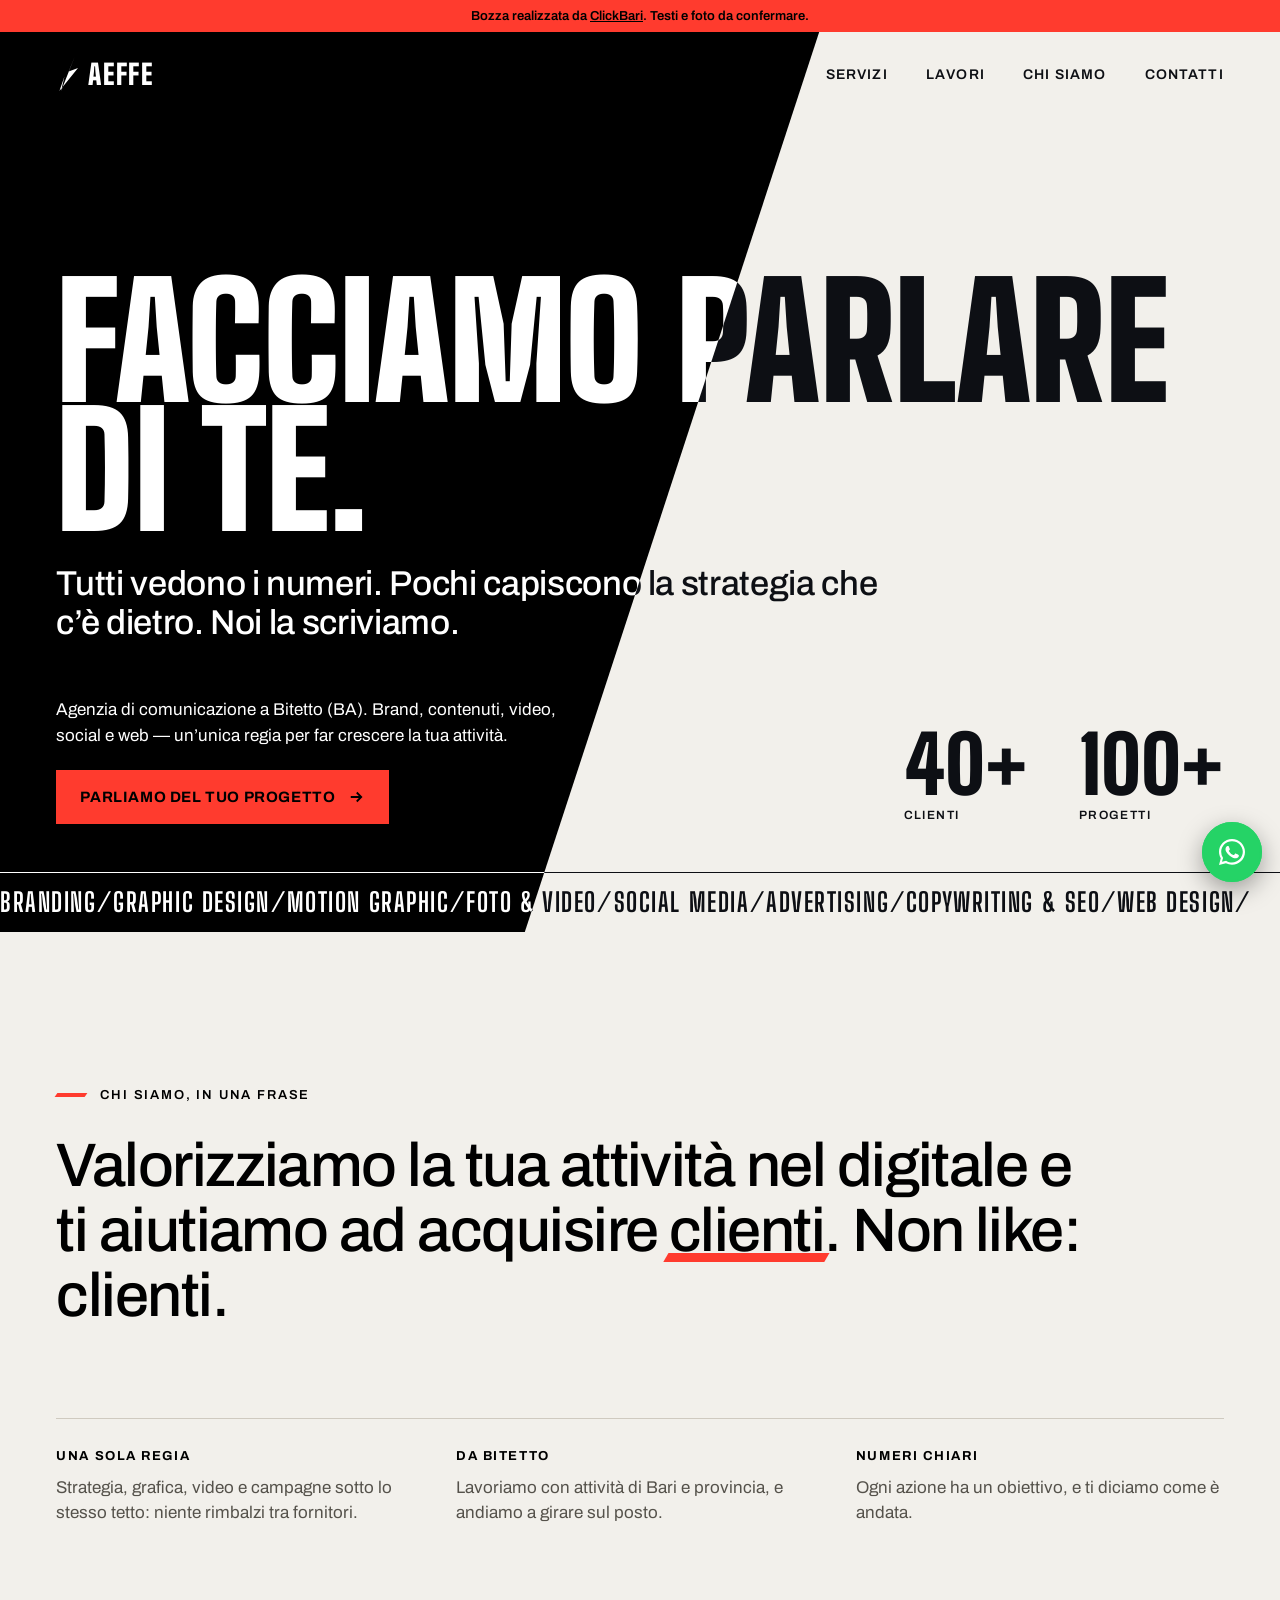
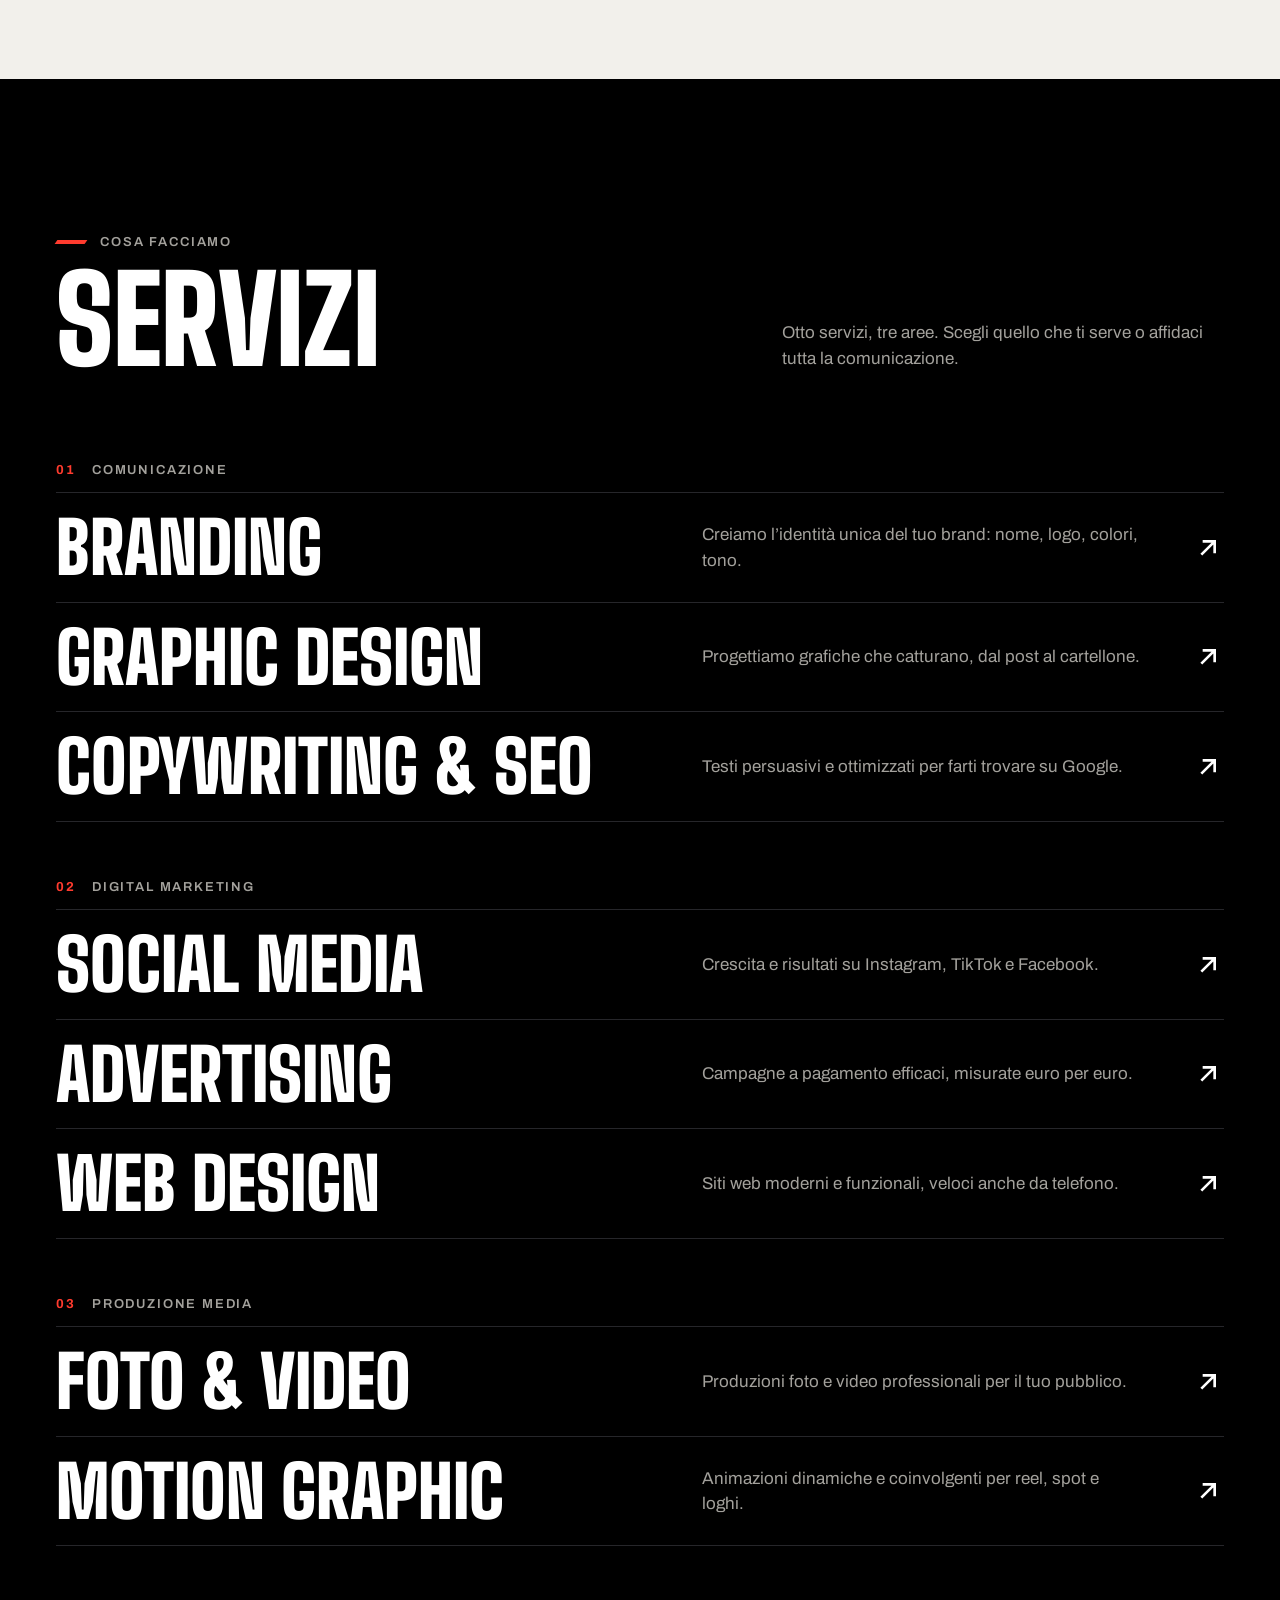
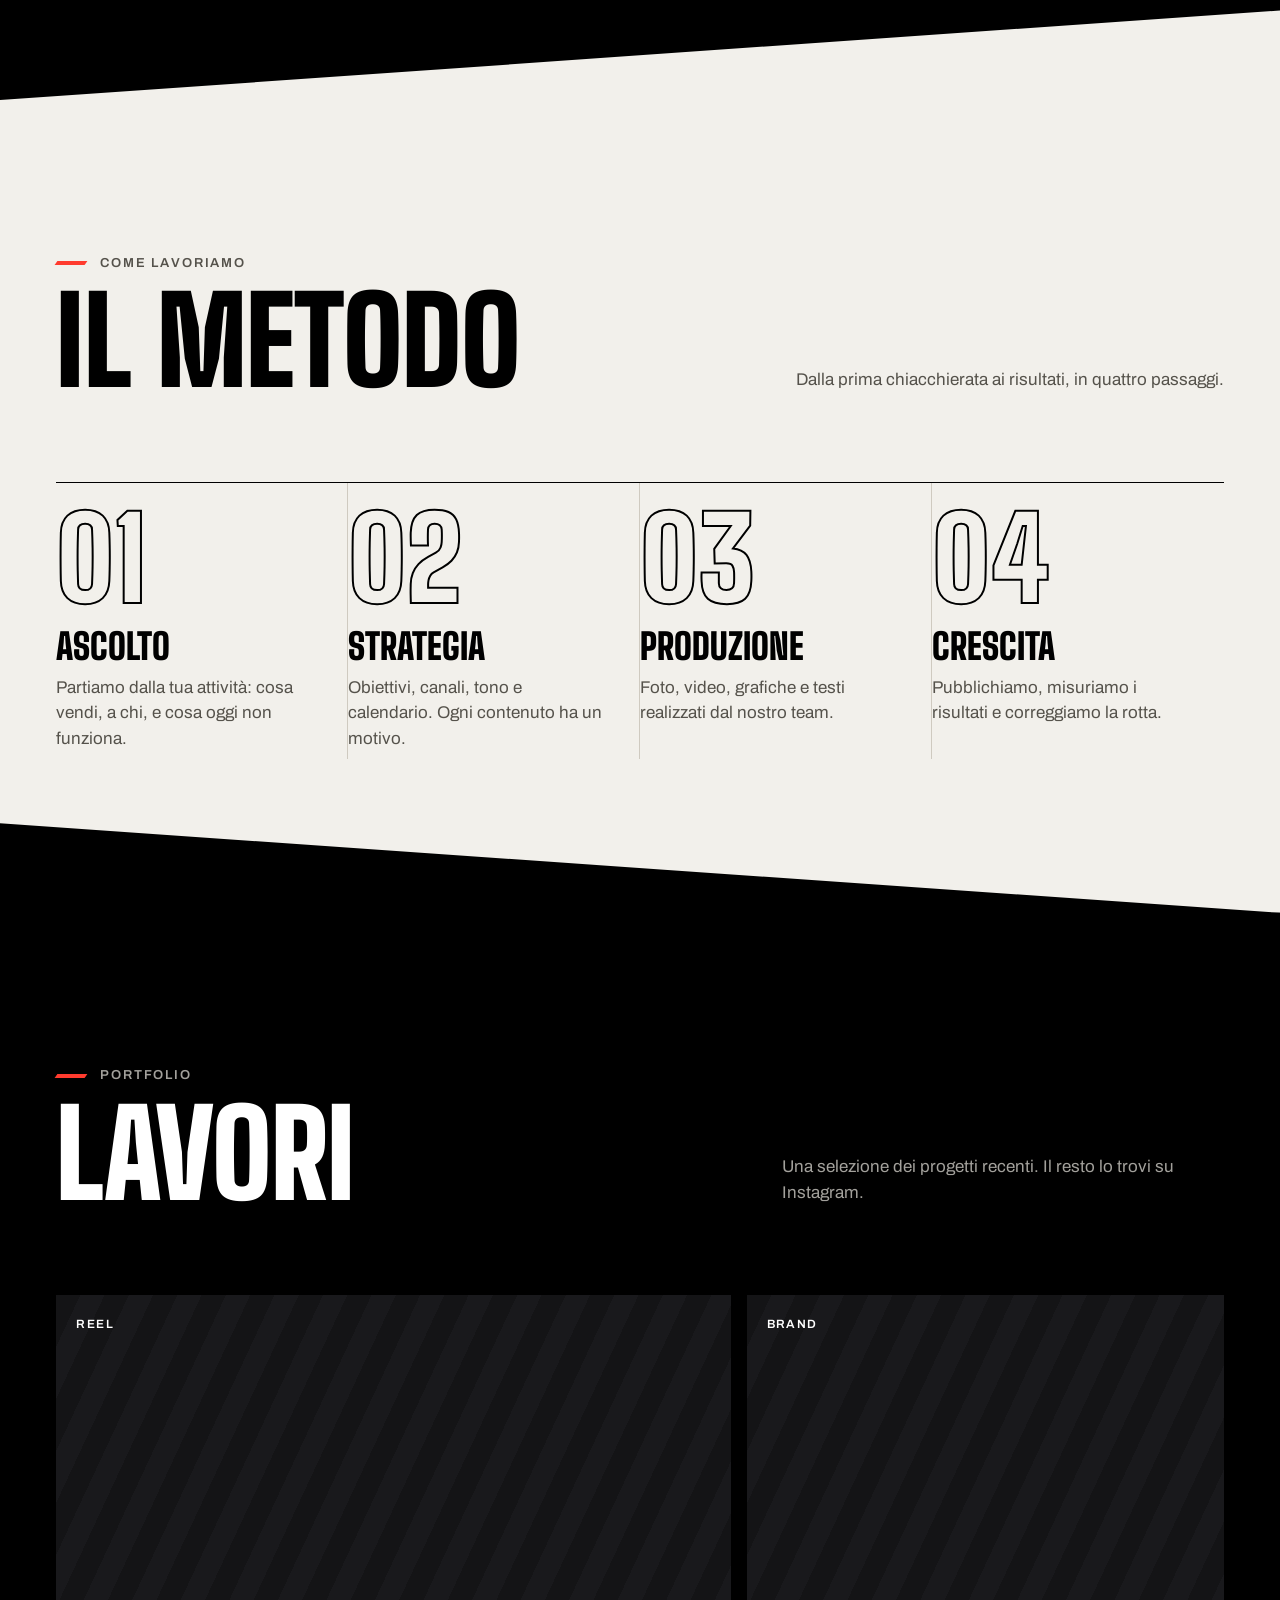
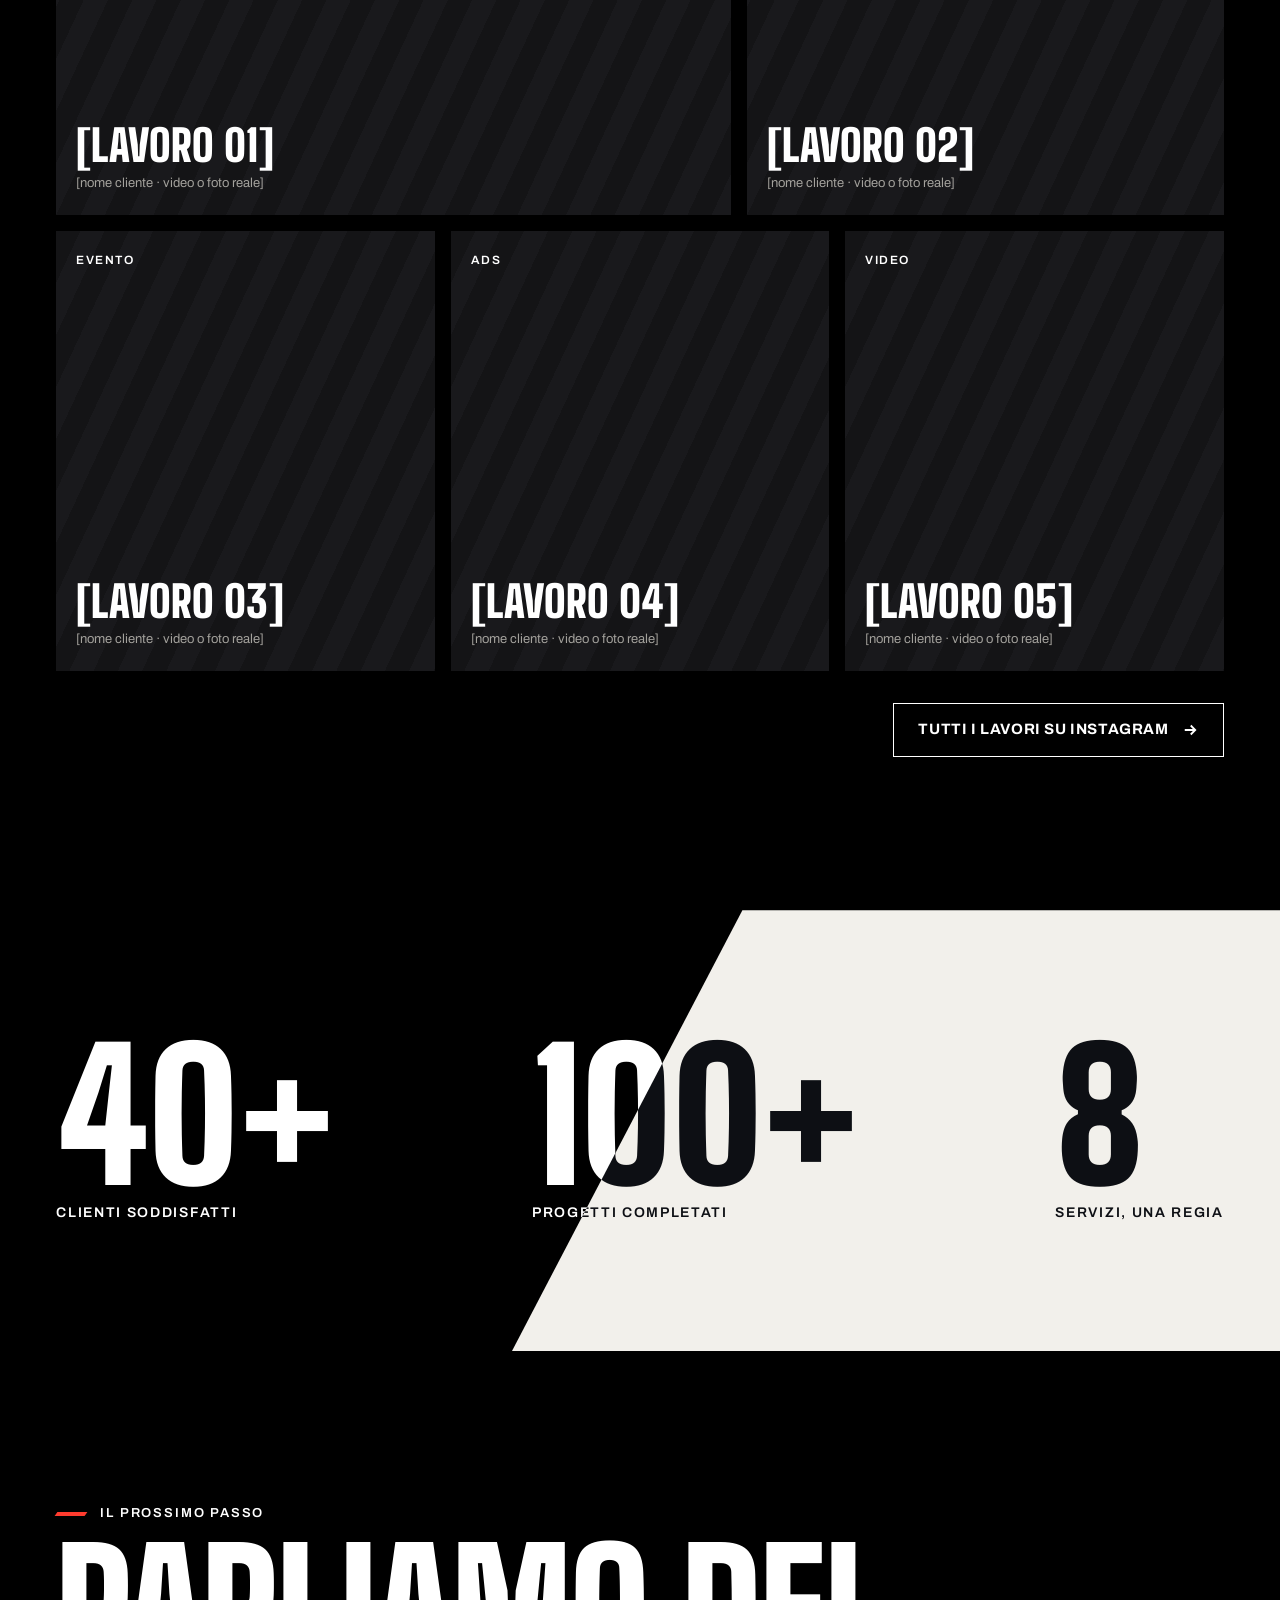
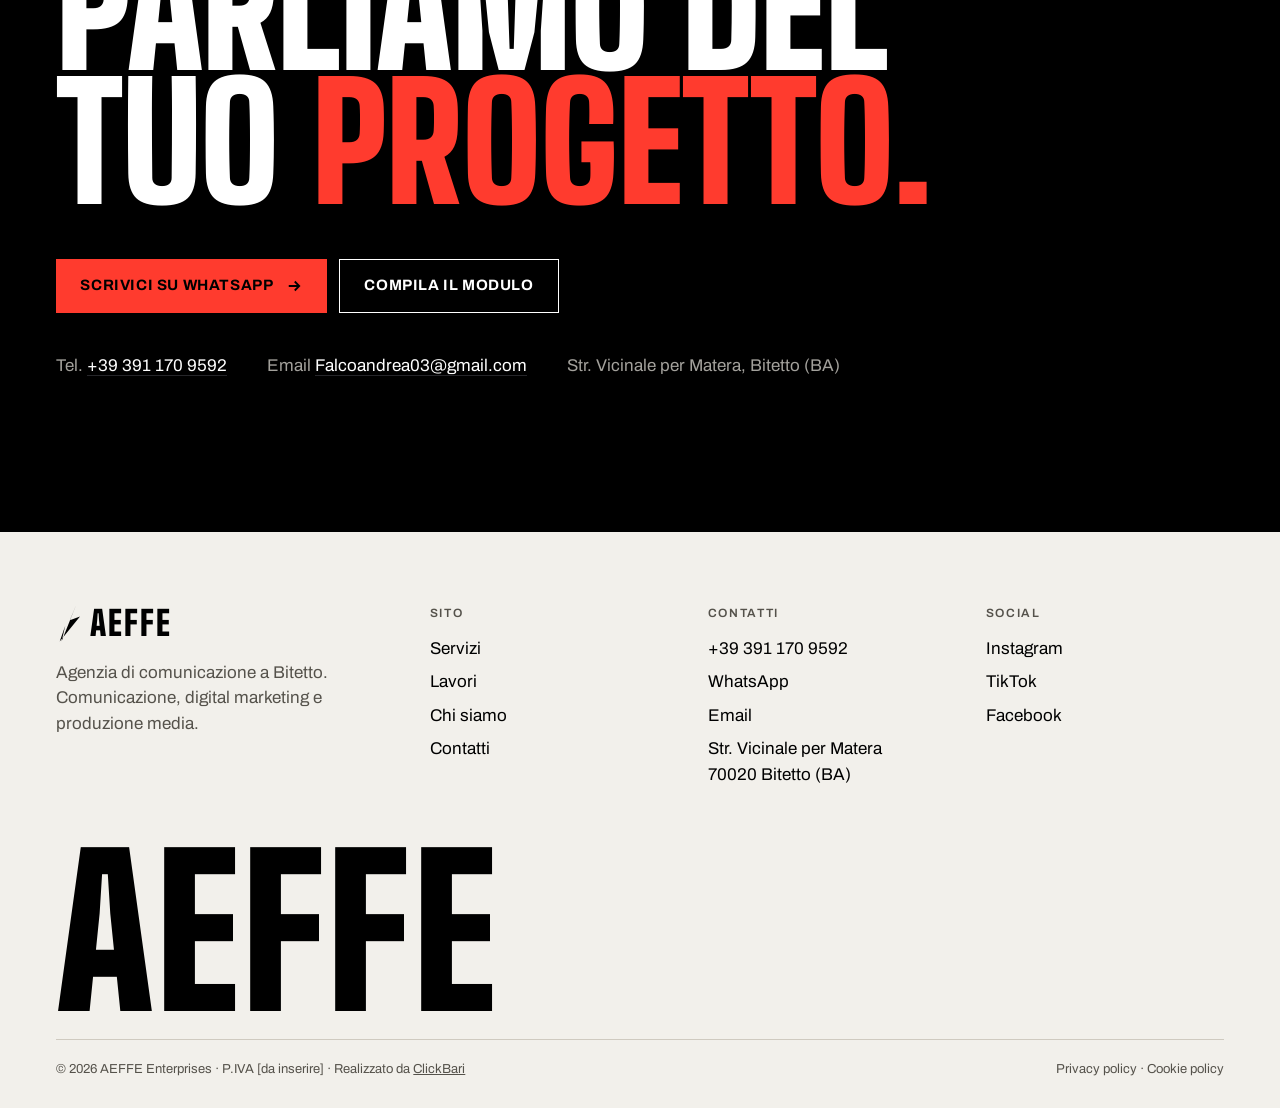
<file: index.html>
<!doctype html>
<html lang="it">
<head>
<meta charset="utf-8">
<meta name="viewport" content="width=device-width, initial-scale=1">
<title>AEFFE Enterprises — Agenzia di comunicazione a Bitetto (BA)</title>
<meta name="description" content="Agenzia di comunicazione a Bitetto: branding, grafica, social media, advertising, foto e video, web design. Ti aiutiamo ad acquisire clienti.">
<meta name="robots" content="noindex">
<meta name="theme-color" content="#000000">
<meta property="og:title" content="AEFFE Enterprises — Agenzia di comunicazione a Bitetto (BA)">
<meta property="og:description" content="Agenzia di comunicazione a Bitetto: branding, grafica, social media, advertising, foto e video, web design. Ti aiutiamo ad acquisire clienti.">
<meta property="og:locale" content="it_IT">
<meta property="og:type" content="website">
<meta property="og:site_name" content="AEFFE Enterprises">
<meta property="og:url" content="https://bozza-aeffe.netlify.app/">
<meta property="og:image" content="https://bozza-aeffe.netlify.app/assets/og.jpg">
<meta property="og:image:width" content="1200">
<meta property="og:image:height" content="630">
<meta property="og:image:alt" content="AEFFE Enterprises — Facciamo parlare di te.">
<meta name="twitter:card" content="summary_large_image">
<meta name="twitter:image" content="https://bozza-aeffe.netlify.app/assets/og.jpg">
<link rel="canonical" href="https://bozza-aeffe.netlify.app/">
<link rel="icon" href="data:image/svg+xml,%3Csvg xmlns='http://www.w3.org/2000/svg' viewBox='0 0 40 40'%3E%3Crect width='40' height='40' fill='%23000'/%3E%3Cpolygon points='13,38 27,2 21,17 30,14 11,38 16,24' fill='%23fff'/%3E%3C/svg%3E">


<link rel="stylesheet" href="/fonts/fonts.css">
<link rel="stylesheet" href="assets/style.css">
<script type="application/ld+json">
{"@context":"https://schema.org","@type":"ProfessionalService","name":"AEFFE Enterprises","description":"Agenzia di comunicazione a Bitetto: branding, grafica, social media marketing, advertising, foto e video, web design.","telephone":"+39 391 170 9592","email":"Falcoandrea03@gmail.com","address":{"@type":"PostalAddress","streetAddress":"Str. Vicinale per Matera","postalCode":"70020","addressLocality":"Bitetto","addressRegion":"BA","addressCountry":"IT"},"areaServed":"Puglia","sameAs":["https://www.instagram.com/aeffe_enterprises/","https://www.tiktok.com/@aeffe.enterprises","https://www.facebook.com/profile.php?id=100086536450427"]}
</script>
</head>
<body>
<a class="skip" href="#main">Vai al contenuto</a>
<div class="draft-bar">Bozza realizzata da <a href="https://clickbari.it" target="_blank" rel="noopener">ClickBari</a>. Testi e foto da confermare.</div>
<header class="hdr">
  <a class="logo" href="./" aria-label="AEFFE Enterprises, home"><svg aria-hidden="true" viewBox="0 0 26 40"><polygon points="6,40 22,0 15,17 26,13 4,40 10,23" fill="currentColor"></polygon></svg><span>AEFFE</span></a>
  <nav class="nav" aria-label="Principale"><a href="#servizi">Servizi</a><a href="#lavori">Lavori</a><a href="chi-siamo/">Chi siamo</a><a href="contatti/">Contatti</a></nav>
  <button class="menu-btn" type="button" aria-expanded="false" aria-controls="mnav">Menu</button>
</header>
<div class="mnav" id="mnav" role="dialog" aria-modal="true" aria-label="Menu">
  <button class="close" type="button">Chiudi</button>
  <ul>
    <li><a href="./">Home</a></li>
    <li><a href="#servizi">Servizi</a></li>
    <li><a href="#lavori">Lavori</a></li>
    <li><a href="chi-siamo/">Chi siamo</a></li>
    <li><a href="contatti/">Contatti</a></li>
  </ul>
  <p class="meta"><a href="tel:+393911709592">+39 391 170 9592</a><br>Bitetto (BA), Puglia</p>
</div>
<main id="main">
<section class="hero" aria-labelledby="hero-t">
  <h1 class="hero-t hero-t--home blend" id="hero-t">Facciamo parlare<br>di te.</h1>
  <p class="hero-sub blend">Tutti vedono i numeri. Pochi capiscono la strategia che c’è dietro. Noi la scriviamo.</p>
  <div class="hero-row">
    <div class="lead">
      <p class="blend">Agenzia di comunicazione a Bitetto (BA). Brand, contenuti, video, social e web — un’unica regia per far crescere la tua attività.</p>
      <a class="btn btn--red" href="contatti/"><span>Parliamo del tuo progetto</span><svg aria-hidden="true" viewBox="0 0 24 24" fill="none" stroke="currentColor" stroke-width="2.4"><path d="M5 12h14M13 6l6 6-6 6"></path></svg></a>
    </div>
    <dl class="stats blend">
      <div><dt>Clienti</dt><dd>40+</dd></div>
      <div><dt>Progetti</dt><dd>100+</dd></div>
    </dl>
  </div>
  <div class="ticker blend" aria-hidden="true"><div class="ticker-track"><span>Branding ⁄ Graphic design ⁄ Motion graphic ⁄ Foto &amp; video ⁄ Social media ⁄ Advertising ⁄ Copywriting &amp; SEO ⁄ Web design ⁄</span><span>Branding ⁄ Graphic design ⁄ Motion graphic ⁄ Foto &amp; video ⁄ Social media ⁄ Advertising ⁄ Copywriting &amp; SEO ⁄ Web design ⁄</span></div></div>
</section>

<section class="sec paper" aria-labelledby="man-t">
  <div class="wrap manifesto-wrap">
    <p class="kicker rv" id="man-t">Chi siamo, in una frase</p>
    <p class="manifesto rv">Valorizziamo la tua attività nel digitale e ti aiutiamo ad acquisire <em>clienti</em>. Non like: clienti.</p>
    <div class="manifesto-foot rv">
      <p><b>Una sola regia</b>Strategia, grafica, video e campagne sotto lo stesso tetto: niente rimbalzi tra fornitori.</p>
      <p><b>Da Bitetto</b>Lavoriamo con attività di Bari e provincia, e andiamo a girare sul posto.</p>
      <p><b>Numeri chiari</b>Ogni azione ha un obiettivo, e ti diciamo come è andata.</p>
    </div>
  </div>
</section>

<section class="sec" id="servizi" aria-labelledby="svc-t">
  <div class="wrap">
    <div class="sec-head">
      <div><p class="kicker rv">Cosa facciamo</p><h2 class="h2 rv" id="svc-t">Servizi</h2></div>
      <p class="rv">Otto servizi, tre aree. Scegli quello che ti serve o affidaci tutta la comunicazione.</p>
    </div>
    <div class="svc-group rv"><h3><b>01</b>Comunicazione</h3><ul class="svc"><li><a href="contatti/"><span class="n">Branding</span><span class="d">Creiamo l’identità unica del tuo brand: nome, logo, colori, tono.</span><svg class="ar" aria-hidden="true" viewBox="0 0 24 24" fill="none" stroke="currentColor" stroke-width="2"><path d="M7 17L17 7M8 7h9v9"></path></svg></a></li><li><a href="contatti/"><span class="n">Graphic design</span><span class="d">Progettiamo grafiche che catturano, dal post al cartellone.</span><svg class="ar" aria-hidden="true" viewBox="0 0 24 24" fill="none" stroke="currentColor" stroke-width="2"><path d="M7 17L17 7M8 7h9v9"></path></svg></a></li><li><a href="contatti/"><span class="n">Copywriting &amp; SEO</span><span class="d">Testi persuasivi e ottimizzati per farti trovare su Google.</span><svg class="ar" aria-hidden="true" viewBox="0 0 24 24" fill="none" stroke="currentColor" stroke-width="2"><path d="M7 17L17 7M8 7h9v9"></path></svg></a></li></ul></div>
<div class="svc-group rv"><h3><b>02</b>Digital marketing</h3><ul class="svc"><li><a href="contatti/"><span class="n">Social media</span><span class="d">Crescita e risultati su Instagram, TikTok e Facebook.</span><svg class="ar" aria-hidden="true" viewBox="0 0 24 24" fill="none" stroke="currentColor" stroke-width="2"><path d="M7 17L17 7M8 7h9v9"></path></svg></a></li><li><a href="contatti/"><span class="n">Advertising</span><span class="d">Campagne a pagamento efficaci, misurate euro per euro.</span><svg class="ar" aria-hidden="true" viewBox="0 0 24 24" fill="none" stroke="currentColor" stroke-width="2"><path d="M7 17L17 7M8 7h9v9"></path></svg></a></li><li><a href="contatti/"><span class="n">Web design</span><span class="d">Siti web moderni e funzionali, veloci anche da telefono.</span><svg class="ar" aria-hidden="true" viewBox="0 0 24 24" fill="none" stroke="currentColor" stroke-width="2"><path d="M7 17L17 7M8 7h9v9"></path></svg></a></li></ul></div>
<div class="svc-group rv"><h3><b>03</b>Produzione media</h3><ul class="svc"><li><a href="contatti/"><span class="n">Foto &amp; video</span><span class="d">Produzioni foto e video professionali per il tuo pubblico.</span><svg class="ar" aria-hidden="true" viewBox="0 0 24 24" fill="none" stroke="currentColor" stroke-width="2"><path d="M7 17L17 7M8 7h9v9"></path></svg></a></li><li><a href="contatti/"><span class="n">Motion graphic</span><span class="d">Animazioni dinamiche e coinvolgenti per reel, spot e loghi.</span><svg class="ar" aria-hidden="true" viewBox="0 0 24 24" fill="none" stroke="currentColor" stroke-width="2"><path d="M7 17L17 7M8 7h9v9"></path></svg></a></li></ul></div>

  </div>
</section>

<section class="sec paper cut" aria-labelledby="met-t">
  <div class="wrap">
    <div class="sec-head">
      <div><p class="kicker rv">Come lavoriamo</p><h2 class="h2 rv" id="met-t">Il metodo</h2></div>
      <p class="rv">Dalla prima chiacchierata ai risultati, in quattro passaggi.</p>
    </div>
    <div class="steps">
      <div class="step rv"><div class="num">01</div><h3>Ascolto</h3><p>Partiamo dalla tua attività: cosa vendi, a chi, e cosa oggi non funziona.</p></div>
      <div class="step rv"><div class="num">02</div><h3>Strategia</h3><p>Obiettivi, canali, tono e calendario. Ogni contenuto ha un motivo.</p></div>
      <div class="step rv"><div class="num">03</div><h3>Produzione</h3><p>Foto, video, grafiche e testi realizzati dal nostro team.</p></div>
      <div class="step rv"><div class="num">04</div><h3>Crescita</h3><p>Pubblichiamo, misuriamo i risultati e correggiamo la rotta.</p></div>
    </div>
  </div>
</section>

<section class="sec cut-r" id="lavori" aria-labelledby="work-t" style="background:var(--ink)">
  <div class="wrap">
    <div class="sec-head">
      <div><p class="kicker rv">Portfolio</p><h2 class="h2 rv" id="work-t">Lavori</h2></div>
      <p class="rv">Una selezione dei progetti recenti. Il resto lo trovi su Instagram.</p>
    </div>
    <div class="works"><a class="work w1 rv" href="https://www.instagram.com/aeffe_enterprises/" target="_blank" rel="noopener"><span class="tag">Reel</span><span><span class="ttl">[Lavoro 01]</span><br><span class="ph">[nome cliente · video o foto reale]</span></span></a><a class="work w2 rv" href="https://www.instagram.com/aeffe_enterprises/" target="_blank" rel="noopener"><span class="tag">Brand</span><span><span class="ttl">[Lavoro 02]</span><br><span class="ph">[nome cliente · video o foto reale]</span></span></a><a class="work w3 rv" href="https://www.instagram.com/aeffe_enterprises/" target="_blank" rel="noopener"><span class="tag">Evento</span><span><span class="ttl">[Lavoro 03]</span><br><span class="ph">[nome cliente · video o foto reale]</span></span></a><a class="work w4 rv" href="https://www.instagram.com/aeffe_enterprises/" target="_blank" rel="noopener"><span class="tag">Ads</span><span><span class="ttl">[Lavoro 04]</span><br><span class="ph">[nome cliente · video o foto reale]</span></span></a><a class="work w5 rv" href="https://www.instagram.com/aeffe_enterprises/" target="_blank" rel="noopener"><span class="tag">Video</span><span><span class="ttl">[Lavoro 05]</span><br><span class="ph">[nome cliente · video o foto reale]</span></span></a></div>
    <div class="more"><a class="btn btn--line" href="https://www.instagram.com/aeffe_enterprises/" target="_blank" rel="noopener"><span>Tutti i lavori su Instagram</span><svg aria-hidden="true" viewBox="0 0 24 24" fill="none" stroke="currentColor" stroke-width="2.4"><path d="M5 12h14M13 6l6 6-6 6"></path></svg></a></div>
  </div>
</section>

<section class="band" aria-label="I numeri">
  <dl class="stats blend">
    <div class="rv"><dt>Clienti soddisfatti</dt><dd>40+</dd></div>
    <div class="rv"><dt>Progetti completati</dt><dd>100+</dd></div>
    <div class="rv"><dt>Servizi, una regia</dt><dd>8</dd></div>
  </dl>
</section>

<section class="sec cta" aria-labelledby="cta-t">
  <div class="wrap">
    <p class="kicker rv">Il prossimo passo</p>
    <h2 class="h2 rv" id="cta-t">Parliamo del<br>tuo <span>progetto.</span></h2>
    <div class="cta-row rv">
      <a class="btn btn--red" href="https://wa.me/393911709592" target="_blank" rel="noopener"><span>Scrivici su WhatsApp</span><svg aria-hidden="true" viewBox="0 0 24 24" fill="none" stroke="currentColor" stroke-width="2.4"><path d="M5 12h14M13 6l6 6-6 6"></path></svg></a>
      <a class="btn btn--line" href="contatti/"><span>Compila il modulo</span></a>
    </div>
    <div class="cta-meta rv">
      <span>Tel. <a href="tel:+393911709592">+39 391 170 9592</a></span>
      <span>Email <a href="mailto:Falcoandrea03@gmail.com">Falcoandrea03@gmail.com</a></span>
      <span>Str. Vicinale per Matera, Bitetto (BA)</span>
    </div>
  </div>
</section>

</main>
<footer class="ftr">
  <div class="ftr-grid">
    <div>
      <a class="logo" href="./"><svg aria-hidden="true" viewBox="0 0 26 40"><polygon points="6,40 22,0 15,17 26,13 4,40 10,23" fill="currentColor"></polygon></svg><span>AEFFE</span></a>
      <p style="margin:18px 0 0;max-width:22em;color:var(--mute-ink)">Agenzia di comunicazione a Bitetto. Comunicazione, digital marketing e produzione media.</p>
    </div>
    <div><h4>Sito</h4><ul><li><a href="#servizi">Servizi</a></li><li><a href="#lavori">Lavori</a></li><li><a href="chi-siamo/">Chi siamo</a></li><li><a href="contatti/">Contatti</a></li></ul></div>
    <div><h4>Contatti</h4><ul><li><a href="tel:+393911709592">+39 391 170 9592</a></li><li><a href="https://wa.me/393911709592" target="_blank" rel="noopener">WhatsApp</a></li><li><a href="mailto:Falcoandrea03@gmail.com">Email</a></li><li><a href="https://maps.app.goo.gl/KDDmytr6ZfaApZoA6" target="_blank" rel="noopener">Str. Vicinale per Matera<br>70020 Bitetto (BA)</a></li></ul></div>
    <div><h4>Social</h4><ul><li><a href="https://www.instagram.com/aeffe_enterprises/" target="_blank" rel="noopener">Instagram</a></li><li><a href="https://www.tiktok.com/@aeffe.enterprises" target="_blank" rel="noopener">TikTok</a></li><li><a href="https://www.facebook.com/profile.php?id=100086536450427" target="_blank" rel="noopener">Facebook</a></li></ul></div>
  </div>
  <div class="big" aria-hidden="true">AEFFE</div>
  <div class="ftr-bottom">
    <span>© <span data-year>2026</span> AEFFE Enterprises · P.IVA [da inserire] · Realizzato da <a href="https://clickbari.it" target="_blank" rel="noopener" style="text-decoration:underline">ClickBari</a></span>
    <span><a href="#">Privacy policy</a> · <a href="#">Cookie policy</a></span>
  </div>
</footer>
<a class="wa-fab" href="https://wa.me/393911709592?text=Ciao%20AEFFE%2C%20vorrei%20informazioni" target="_blank" rel="noopener" aria-label="Scrivici su WhatsApp"><svg viewBox="0 0 32 32" aria-hidden="true"><path fill="currentColor" d="M16 3C8.8 3 3 8.7 3 15.8c0 2.3.6 4.5 1.8 6.5L3 29l6.9-1.8a13.2 13.2 0 0 0 6.1 1.5c7.2 0 13-5.7 13-12.8S23.2 3 16 3Zm0 23.4c-2 0-3.9-.5-5.5-1.5l-.4-.2-4.1 1.1 1.1-4-.3-.4a10.4 10.4 0 0 1-1.6-5.6C5.2 10 10 5.3 16 5.3s10.8 4.7 10.8 10.5S22 26.4 16 26.4Zm5.9-7.9c-.3-.2-1.9-.9-2.2-1s-.5-.2-.7.2-.8 1-1 1.2-.4.2-.7.1a8.8 8.8 0 0 1-4.4-3.8c-.3-.6.3-.5.9-1.7.1-.2 0-.4 0-.5l-1-2.4c-.3-.6-.5-.5-.7-.5h-.6a1.2 1.2 0 0 0-.9.4 3.6 3.6 0 0 0-1.1 2.7c0 1.6 1.2 3.1 1.3 3.3s2.3 3.5 5.6 4.9c2.1.9 2.9 1 4 .8.6-.1 1.9-.8 2.2-1.5s.3-1.4.2-1.5-.3-.2-.6-.4Z"/></svg></a>
<script src="assets/main.js"></script>
</body>
</html>
</file>
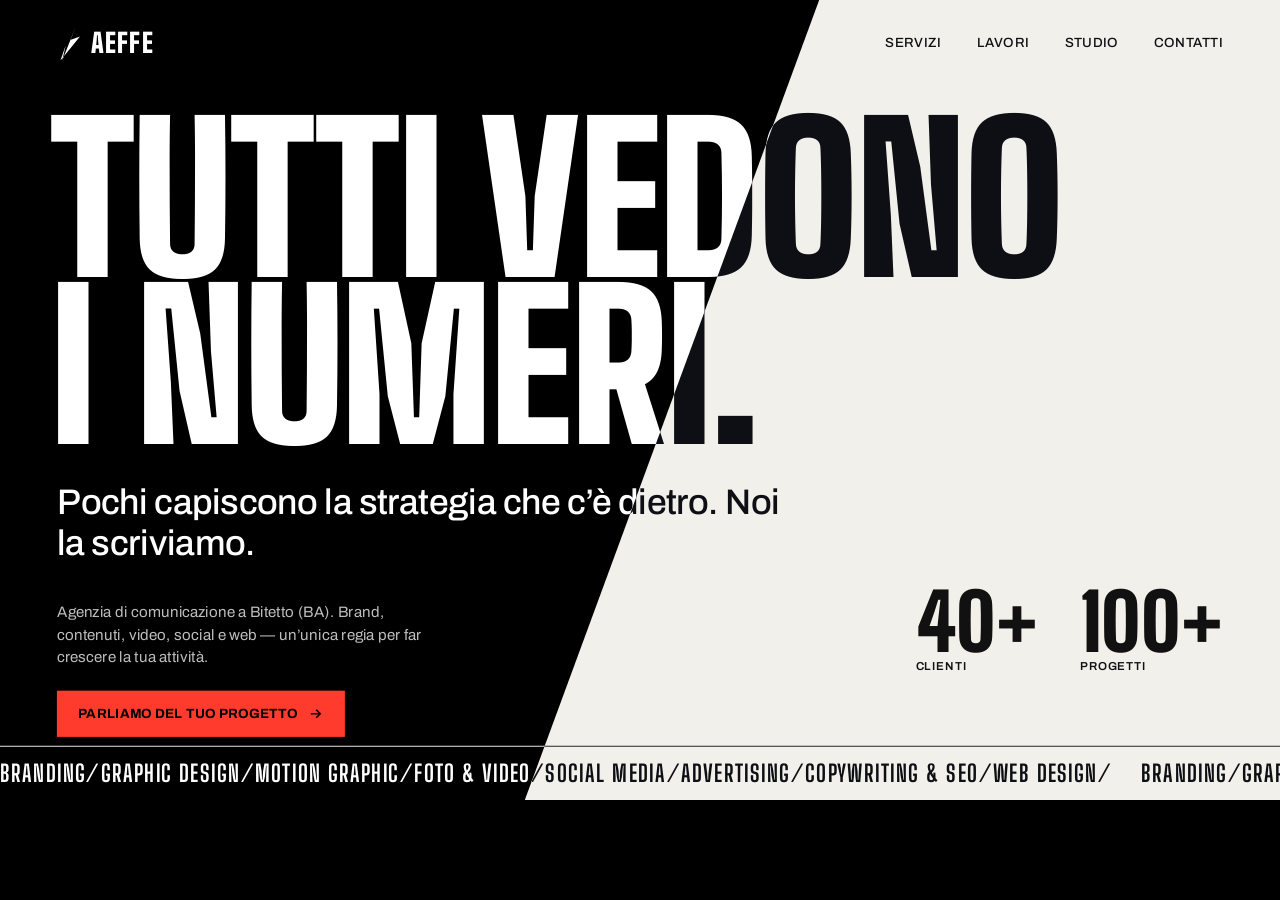
<file: a/index.html>
<!doctype html>
<html lang="it">
<head>
<meta charset="utf-8">
<meta name="viewport" content="width=device-width, initial-scale=1">
<title>AEFFE — Il Taglio</title>
<meta name="robots" content="noindex">

<link href="https://fonts.googleapis.com/css2?family=Big+Shoulders+Display:wght@700;900&amp;family=Archivo:wght@400;500;600;700&amp;display=swap" rel="stylesheet">
<style>
body{margin:0}
a{color:inherit}a:hover{opacity:.7}
@keyframes tick{from{transform:translateX(0)}to{transform:translateX(-50%)}}
.tk{animation:tick 38s linear infinite}
</style>

<style>html,body{margin:0;background:#000;overflow-x:hidden}#stage{transform-origin:0 0}</style>
<script>function fit(){var s=document.getElementById('stage');var k=innerWidth/1440;s.style.transform='scale('+k+')';document.body.style.height=(900*k)+'px'}addEventListener('resize',fit);addEventListener('DOMContentLoaded',fit)</script>
</head>
<body>

<div id="stage" style="width: 1440px; height: 900px; position: relative; overflow: hidden; background: #000000; color: #ffffff; font-family: 'Archivo', sans-serif">

  <div aria-hidden="true" style="position: absolute; inset: 0; background: #F2F0EB; clip-path: polygon(64% 0, 100% 0, 100% 100%, 41% 100%)"></div>

  <header style="position: absolute; left: 0; right: 0; top: 0; height: 96px; padding: 0 64px; display: flex; align-items: center; justify-content: space-between; mix-blend-mode: difference; color: #ffffff">
    <a href="#" style="display: flex; align-items: center; gap: 12px; text-decoration: none">
      <svg aria-hidden="true" width="26" height="40" viewBox="0 0 26 40"><polygon points="6,40 22,0 15,17 26,13 4,40 10,23" fill="currentColor"></polygon></svg>
      <span style="font-family: 'Big Shoulders Display', Impact, 'Arial Narrow', sans-serif; font-weight: 900; font-size: 30px; letter-spacing: 0.06em">AEFFE</span>
    </a>
    <nav aria-label="Principale" style="display: flex; gap: 40px; font-size: 15px; font-weight: 500; letter-spacing: 0.04em; text-transform: uppercase">
      <a href="#" style="text-decoration: none">Servizi</a>
      <a href="#" style="text-decoration: none">Lavori</a>
      <a href="#" style="text-decoration: none">Studio</a>
      <a href="#" style="text-decoration: none">Contatti</a>
    </nav>
  </header>

  <div style="position: absolute; left: 56px; top: 132px; mix-blend-mode: difference; color: #ffffff">
    <div style="font-family: 'Big Shoulders Display', Impact, 'Arial Narrow', sans-serif; font-weight: 900; font-size: 228px; line-height: 0.82; letter-spacing: -0.01em; text-transform: uppercase">Tutti vedono<br>i numeri.</div>
    <p style="margin: 36px 0 0 8px; font-size: 40px; font-weight: 500; line-height: 1.15; letter-spacing: -0.01em; max-width: 820px">Pochi capiscono la strategia che c’è dietro. Noi la scriviamo.</p>
  </div>

  <div style="position: absolute; left: 64px; top: 676px; width: 440px; display: flex; flex-direction: column; gap: 24px">
    <p style="margin: 0; font-size: 17px; line-height: 1.5; color: #BDBDBD">Agenzia di comunicazione a Bitetto (BA). Brand, contenuti, video, social e web — un’unica regia per far crescere la tua attività.</p>
    <div style="display: flex; gap: 12px">
      <a href="#" style="display: inline-flex; align-items: center; gap: 10px; height: 52px; padding: 0 24px; background: #FF3B2E; color: #000000; font-weight: 700; font-size: 15px; text-decoration: none; letter-spacing: 0.02em; text-transform: uppercase">Parliamo del tuo progetto
        <svg aria-hidden="true" width="18" height="18" viewBox="0 0 24 24" fill="none" stroke="currentColor" stroke-width="2.4"><path d="M5 12h14M13 6l6 6-6 6"></path></svg>
      </a>
    </div>
  </div>

  <div style="position: absolute; right: 64px; top: 660px; display: flex; gap: 48px; color: #111111">
    <div style="display: flex; flex-direction: column; gap: 4px">
      <span style="font-family: 'Big Shoulders Display', Impact, 'Arial Narrow', sans-serif; font-weight: 900; font-size: 88px; line-height: 0.9">40+</span>
      <span style="font-size: 13px; font-weight: 600; letter-spacing: 0.08em; text-transform: uppercase">Clienti</span>
    </div>
    <div style="display: flex; flex-direction: column; gap: 4px">
      <span style="font-family: 'Big Shoulders Display', Impact, 'Arial Narrow', sans-serif; font-weight: 900; font-size: 88px; line-height: 0.9">100+</span>
      <span style="font-size: 13px; font-weight: 600; letter-spacing: 0.08em; text-transform: uppercase">Progetti</span>
    </div>
  </div>

  <div aria-hidden="true" style="position: absolute; left: 0; right: 0; bottom: 0; height: 60px; border-top: 1px solid #ffffff; mix-blend-mode: difference; color: #ffffff; overflow: hidden; display: flex; align-items: center">
    <div class="tk" style="display: flex; white-space: nowrap; font-family: 'Big Shoulders Display', Impact, 'Arial Narrow', sans-serif; font-weight: 700; font-size: 26px; letter-spacing: 0.06em; text-transform: uppercase">
      <span style="padding-right: 40px">Branding ⁄ Graphic design ⁄ Motion graphic ⁄ Foto &amp; video ⁄ Social media ⁄ Advertising ⁄ Copywriting &amp; SEO ⁄ Web design ⁄</span>
      <span style="padding-right: 40px">Branding ⁄ Graphic design ⁄ Motion graphic ⁄ Foto &amp; video ⁄ Social media ⁄ Advertising ⁄ Copywriting &amp; SEO ⁄ Web design ⁄</span>
    </div>
  </div>
</div>


</body>
</html>
</file>
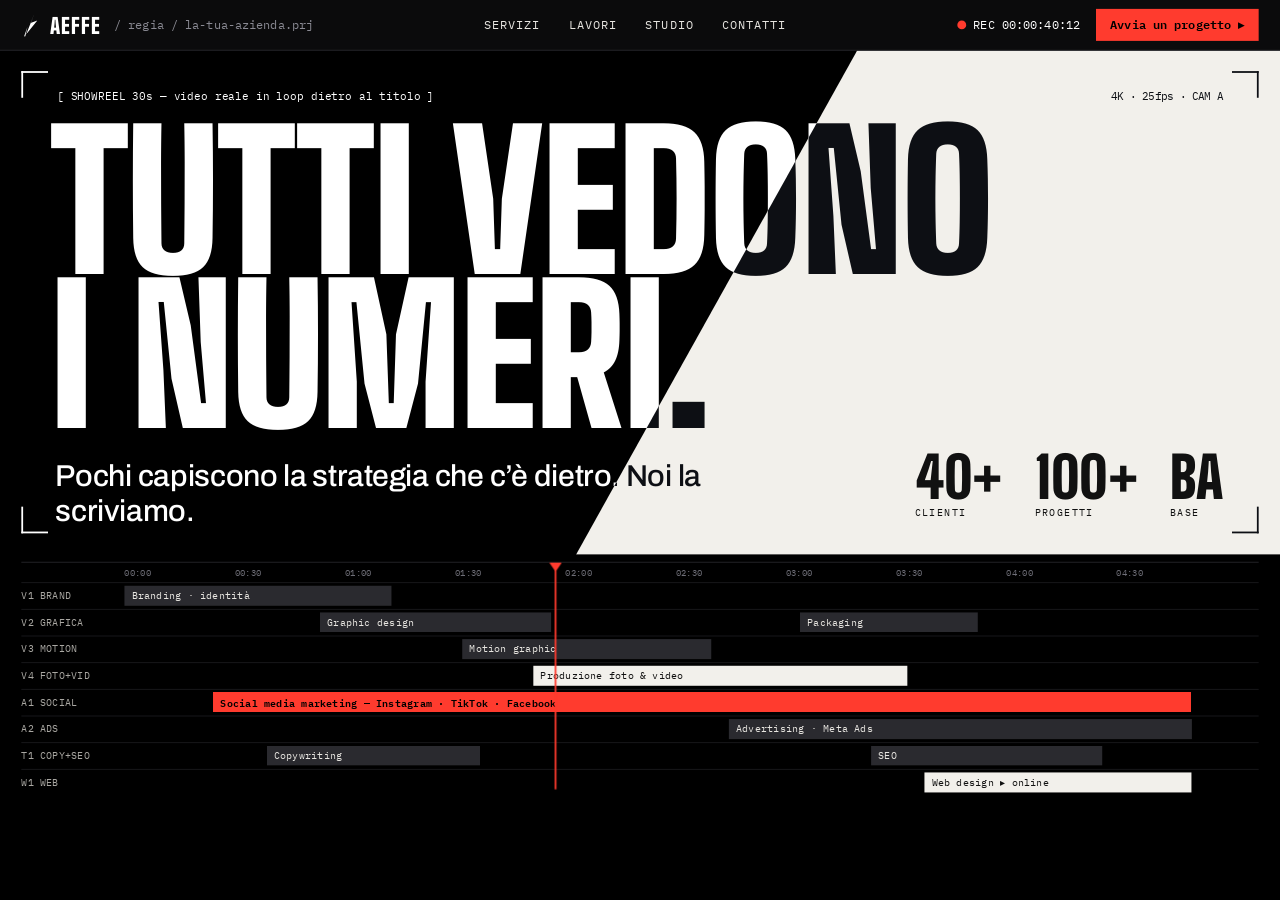
<file: ab/index.html>
<!doctype html>
<html lang="it">
<head>
<meta charset="utf-8">
<meta name="viewport" content="width=device-width, initial-scale=1">
<title>AEFFE — Taglio + Regia</title>
<meta name="robots" content="noindex">

<link href="https://fonts.googleapis.com/css2?family=Big+Shoulders+Display:wght@700;900&amp;family=Archivo:wght@400;500;600;700&amp;family=IBM+Plex+Mono:wght@400;500;600&amp;display=swap" rel="stylesheet">
<style>
body{margin:0}
a{color:inherit}a:hover{opacity:.75}
@keyframes blink{0%,60%{opacity:1}61%,100%{opacity:.15}}
@keyframes play{from{left:140px}to{left:1392px}}
.rec{animation:blink 1.2s steps(1) infinite}
.ph{animation:play 18s linear infinite}
</style>

<style>html,body{margin:0;background:#000;overflow-x:hidden}#stage{transform-origin:0 0}</style>
<script>function fit(){var s=document.getElementById('stage');var k=innerWidth/1440;s.style.transform='scale('+k+')';document.body.style.height=(900*k)+'px'}addEventListener('resize',fit);addEventListener('DOMContentLoaded',fit)</script>
</head>
<body>

<div id="stage" style="width: 1440px; height: 900px; position: relative; overflow: hidden; background: #000000; color: #ffffff; font-family: 'Archivo', sans-serif">

  <header style="position: absolute; left: 0; right: 0; top: 0; height: 56px; padding: 0 24px; border-bottom: 1px solid #26262B; display: flex; align-items: center; justify-content: space-between; font-family: 'IBM Plex Mono', monospace; font-size: 13px; background: #0B0B0C; z-index: 2">
    <div style="display: flex; align-items: center; gap: 14px">
      <svg aria-hidden="true" width="18" height="28" viewBox="0 0 26 40"><polygon points="6,40 22,0 15,17 26,13 4,40 10,23" fill="#ffffff"></polygon></svg>
      <span style="font-family: 'Big Shoulders Display', Impact, 'Arial Narrow', sans-serif; font-weight: 900; font-size: 24px; letter-spacing: 0.06em">AEFFE</span>
      <span style="color: #8A8A93">/ regia / la-tua-azienda.prj</span>
    </div>
    <nav aria-label="Principale" style="display: flex; gap: 32px; text-transform: uppercase; letter-spacing: 0.08em; color: #E8E6E1">
      <a href="#" style="text-decoration: none">Servizi</a>
      <a href="#" style="text-decoration: none">Lavori</a>
      <a href="#" style="text-decoration: none">Studio</a>
      <a href="#" style="text-decoration: none">Contatti</a>
    </nav>
    <div style="display: flex; align-items: center; gap: 18px">
      <span style="display: flex; align-items: center; gap: 8px"><span class="rec" style="width: 10px; height: 10px; border-radius: 50%; background: #FF3B2E"></span>REC 00:00:40:12</span>
      <a href="#" style="height: 36px; padding: 0 16px; display: inline-flex; align-items: center; background: #FF3B2E; color: #000000; text-decoration: none; font-weight: 600">Avvia un progetto ▸</a>
    </div>
  </header>

  <section aria-label="Intro" style="position: absolute; left: 0; right: 0; top: 56px; height: 568px; overflow: hidden">
    <div aria-hidden="true" style="position: absolute; inset: 0; background: #F2F0EB; clip-path: polygon(67% 0, 100% 0, 100% 100%, 45% 100%)"></div>

    <div aria-hidden="true" style="position: absolute; inset: 0; mix-blend-mode: difference">
      <div style="position: absolute; left: 24px; top: 24px; width: 28px; height: 28px; border-left: 2px solid #ffffff; border-top: 2px solid #ffffff"></div>
      <div style="position: absolute; right: 24px; top: 24px; width: 28px; height: 28px; border-right: 2px solid #ffffff; border-top: 2px solid #ffffff"></div>
      <div style="position: absolute; left: 24px; bottom: 24px; width: 28px; height: 28px; border-left: 2px solid #ffffff; border-bottom: 2px solid #ffffff"></div>
      <div style="position: absolute; right: 24px; bottom: 24px; width: 28px; height: 28px; border-right: 2px solid #ffffff; border-bottom: 2px solid #ffffff"></div>
      <div style="position: absolute; left: 64px; top: 44px; font-family: 'IBM Plex Mono', monospace; font-size: 12px; letter-spacing: 0.06em; color: #ffffff">[ SHOWREEL 30s — video reale in loop dietro al titolo ]</div>
      <div style="position: absolute; right: 64px; top: 44px; font-family: 'IBM Plex Mono', monospace; font-size: 12px; color: #ffffff">4K · 25fps · CAM A</div>
    </div>

    <div style="position: absolute; left: 56px; top: 84px; mix-blend-mode: difference; color: #ffffff">
      <h1 style="margin: 0; font-family: 'Big Shoulders Display', Impact, 'Arial Narrow', sans-serif; font-weight: 900; font-size: 212px; line-height: 0.82; letter-spacing: -0.01em; text-transform: uppercase">Tutti vedono<br>i numeri.</h1>
      <p style="margin: 28px 0 0 6px; font-size: 34px; font-weight: 500; line-height: 1.15; letter-spacing: -0.01em; max-width: 760px">Pochi capiscono la strategia che c’è dietro. Noi la scriviamo.</p>
    </div>

    <dl style="position: absolute; right: 64px; bottom: 40px; margin: 0; display: flex; gap: 36px; color: #111111; font-family: 'IBM Plex Mono', monospace">
      <div style="display: flex; flex-direction: column-reverse; gap: 4px"><dt style="font-size: 11px; letter-spacing: 0.12em">CLIENTI</dt><dd style="margin: 0; font-family: 'Big Shoulders Display', Impact, 'Arial Narrow', sans-serif; font-weight: 900; font-size: 64px; line-height: 0.9">40+</dd></div>
      <div style="display: flex; flex-direction: column-reverse; gap: 4px"><dt style="font-size: 11px; letter-spacing: 0.12em">PROGETTI</dt><dd style="margin: 0; font-family: 'Big Shoulders Display', Impact, 'Arial Narrow', sans-serif; font-weight: 900; font-size: 64px; line-height: 0.9">100+</dd></div>
      <div style="display: flex; flex-direction: column-reverse; gap: 4px"><dt style="font-size: 11px; letter-spacing: 0.12em">BASE</dt><dd style="margin: 0; font-family: 'Big Shoulders Display', Impact, 'Arial Narrow', sans-serif; font-weight: 900; font-size: 64px; line-height: 0.9">BA</dd></div>
    </dl>
  </section>

  <section aria-label="Servizi" style="position: absolute; left: 24px; right: 24px; top: 632px; bottom: 12px; border-top: 1px solid #26262B; font-family: 'IBM Plex Mono', monospace; font-size: 11px">
    <div aria-hidden="true" style="height: 22px; position: relative; color: #6E6E77; font-size: 10px">
      <span style="position: absolute; top: 5px; left: 116px">00:00</span>
      <span style="position: absolute; top: 5px; left: 240px">00:30</span>
      <span style="position: absolute; top: 5px; left: 364px">01:00</span>
      <span style="position: absolute; top: 5px; left: 488px">01:30</span>
      <span style="position: absolute; top: 5px; left: 612px">02:00</span>
      <span style="position: absolute; top: 5px; left: 736px">02:30</span>
      <span style="position: absolute; top: 5px; left: 860px">03:00</span>
      <span style="position: absolute; top: 5px; left: 984px">03:30</span>
      <span style="position: absolute; top: 5px; left: 1108px">04:00</span>
      <span style="position: absolute; top: 5px; left: 1232px">04:30</span>
    </div>
    <div style="height: 29px; position: relative; border-top: 1px solid #1A1A1D"><span style="position: absolute; left: 0; top: 7px; color: #A9A7A2">V1 BRAND</span><span style="position: absolute; top: 3px; height: 22px; line-height: 22px; padding: 0 8px; box-sizing: border-box; left: 116px; width: 300px; background: #2A2A2F; color: #E8E6E1">Branding · identità</span></div>
    <div style="height: 29px; position: relative; border-top: 1px solid #1A1A1D"><span style="position: absolute; left: 0; top: 7px; color: #A9A7A2">V2 GRAFICA</span><span style="position: absolute; top: 3px; height: 22px; line-height: 22px; padding: 0 8px; box-sizing: border-box; left: 336px; width: 260px; background: #2A2A2F; color: #E8E6E1">Graphic design</span><span style="position: absolute; top: 3px; height: 22px; line-height: 22px; padding: 0 8px; box-sizing: border-box; left: 876px; width: 200px; background: #2A2A2F; color: #E8E6E1">Packaging</span></div>
    <div style="height: 29px; position: relative; border-top: 1px solid #1A1A1D"><span style="position: absolute; left: 0; top: 7px; color: #A9A7A2">V3 MOTION</span><span style="position: absolute; top: 3px; height: 22px; line-height: 22px; padding: 0 8px; box-sizing: border-box; left: 496px; width: 280px; background: #2A2A2F; color: #E8E6E1">Motion graphic</span></div>
    <div style="height: 29px; position: relative; border-top: 1px solid #1A1A1D"><span style="position: absolute; left: 0; top: 7px; color: #A9A7A2">V4 FOTO+VID</span><span style="position: absolute; top: 3px; height: 22px; line-height: 22px; padding: 0 8px; box-sizing: border-box; left: 576px; width: 420px; background: #F2F0EB; color: #111111">Produzione foto &amp; video</span></div>
    <div style="height: 29px; position: relative; border-top: 1px solid #1A1A1D"><span style="position: absolute; left: 0; top: 7px; color: #A9A7A2">A1 SOCIAL</span><span style="position: absolute; top: 3px; height: 22px; line-height: 22px; padding: 0 8px; box-sizing: border-box; left: 216px; width: 1100px; background: #FF3B2E; color: #000000; font-weight: 600">Social media marketing — Instagram · TikTok · Facebook</span></div>
    <div style="height: 29px; position: relative; border-top: 1px solid #1A1A1D"><span style="position: absolute; left: 0; top: 7px; color: #A9A7A2">A2 ADS</span><span style="position: absolute; top: 3px; height: 22px; line-height: 22px; padding: 0 8px; box-sizing: border-box; left: 796px; width: 520px; background: #2A2A2F; color: #E8E6E1">Advertising · Meta Ads</span></div>
    <div style="height: 29px; position: relative; border-top: 1px solid #1A1A1D"><span style="position: absolute; left: 0; top: 7px; color: #A9A7A2">T1 COPY+SEO</span><span style="position: absolute; top: 3px; height: 22px; line-height: 22px; padding: 0 8px; box-sizing: border-box; left: 276px; width: 240px; background: #2A2A2F; color: #E8E6E1">Copywriting</span><span style="position: absolute; top: 3px; height: 22px; line-height: 22px; padding: 0 8px; box-sizing: border-box; left: 956px; width: 260px; background: #2A2A2F; color: #E8E6E1">SEO</span></div>
    <div style="height: 29px; position: relative; border-top: 1px solid #1A1A1D"><span style="position: absolute; left: 0; top: 7px; color: #A9A7A2">W1 WEB</span><span style="position: absolute; top: 3px; height: 22px; line-height: 22px; padding: 0 8px; box-sizing: border-box; left: 1016px; width: 300px; background: #F2F0EB; color: #111111">Web design ▸ online</span></div>
    <div aria-hidden="true" class="ph" style="position: absolute; top: 0; bottom: 0; left: 600px; width: 2px; background: #FF3B2E">
      <div style="position: absolute; top: 0; left: -6px; width: 14px; height: 10px; background: #FF3B2E; clip-path: polygon(0 0, 100% 0, 50% 100%)"></div>
    </div>
  </section>
</div>

</body>
</html>
</file>
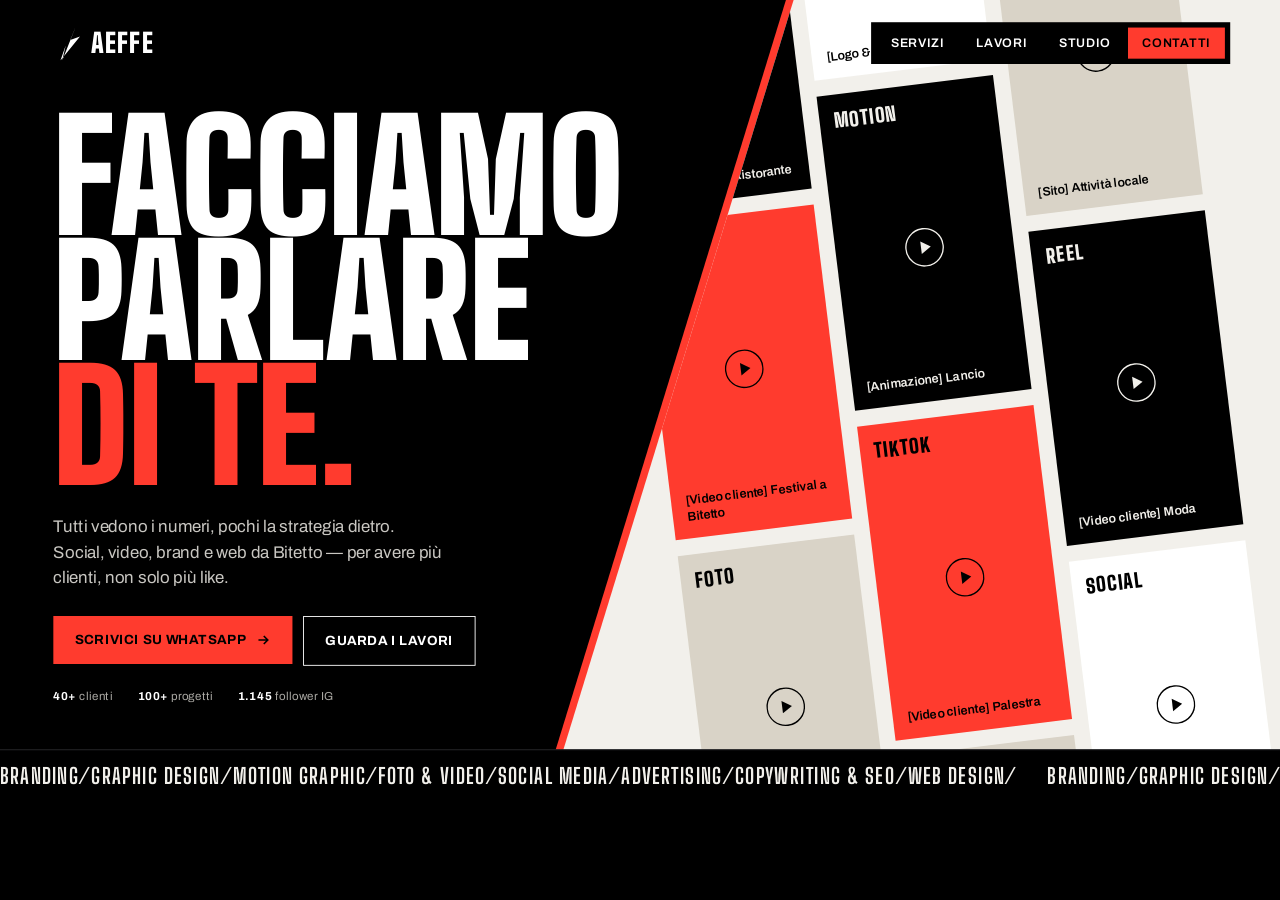
<file: ac/index.html>
<!doctype html>
<html lang="it">
<head>
<meta charset="utf-8">
<meta name="viewport" content="width=device-width, initial-scale=1">
<title>AEFFE — Taglio + Feed</title>
<meta name="robots" content="noindex">

<link href="https://fonts.googleapis.com/css2?family=Big+Shoulders+Display:wght@700;900&amp;family=Archivo:wght@400;500;600;700&amp;display=swap" rel="stylesheet">
<style>
body{margin:0}
a{color:inherit}a:hover{opacity:.8}
@keyframes up{from{transform:translateY(0)}to{transform:translateY(-50%)}}
@keyframes down{from{transform:translateY(-50%)}to{transform:translateY(0)}}
@keyframes tick{from{transform:translateX(0)}to{transform:translateX(-50%)}}
.cu{animation:up 42s linear infinite}
.cd{animation:down 48s linear infinite}
.cu2{animation:up 36s linear infinite}
.tk{animation:tick 38s linear infinite}
</style>

<style>html,body{margin:0;background:#000;overflow-x:hidden}#stage{transform-origin:0 0}</style>
<script>function fit(){var s=document.getElementById('stage');var k=innerWidth/1440;s.style.transform='scale('+k+')';document.body.style.height=(900*k)+'px'}addEventListener('resize',fit);addEventListener('DOMContentLoaded',fit)</script>
</head>
<body>

<div id="stage" style="width: 1440px; height: 900px; position: relative; overflow: hidden; background: #000000; color: #ffffff; font-family: 'Archivo', sans-serif">

  <div aria-hidden="true" style="position: absolute; left: 0; right: 0; top: 0; bottom: 56px; background: #FF3B2E; clip-path: polygon(61.4% 0, 100% 0, 100% 100%, 43.4% 100%)"></div>
  <div aria-hidden="true" style="position: absolute; left: 0; right: 0; top: 0; bottom: 56px; background: #F2F0EB; overflow: hidden; clip-path: polygon(62% 0, 100% 0, 100% 100%, 44% 100%)">
    <div style="position: absolute; left: 640px; top: -160px; width: 840px; height: 1200px; transform: rotate(-7deg); display: flex; gap: 18px; justify-content: center">
      <div class="cu" style="display: flex; flex-direction: column; gap: 18px">
        
          <div style="width: 200px; height: 356px; flex-shrink: 0; background: #000000; color: #F2F0EB; box-sizing: border-box; padding: 16px; display: flex; flex-direction: column; justify-content: space-between">
            <span style="font-family: 'Big Shoulders Display', Impact, 'Arial Narrow', sans-serif; font-weight: 900; font-size: 22px; letter-spacing: 0.06em; text-transform: uppercase">Reel</span>
            <svg width="44" height="44" viewBox="0 0 44 44" style="align-self: center"><circle cx="22" cy="22" r="21" fill="none" stroke="currentColor" stroke-width="1.5"></circle><path d="M18 15l11 7-11 7z" fill="currentColor"></path></svg>
            <span style="font-size: 14px; font-weight: 600; line-height: 1.25">[Video cliente] Ristorante</span>
          </div>
        
          <div style="width: 200px; height: 356px; flex-shrink: 0; background: #FF3B2E; color: #000000; box-sizing: border-box; padding: 16px; display: flex; flex-direction: column; justify-content: space-between">
            <span style="font-family: 'Big Shoulders Display', Impact, 'Arial Narrow', sans-serif; font-weight: 900; font-size: 22px; letter-spacing: 0.06em; text-transform: uppercase">Evento</span>
            <svg width="44" height="44" viewBox="0 0 44 44" style="align-self: center"><circle cx="22" cy="22" r="21" fill="none" stroke="currentColor" stroke-width="1.5"></circle><path d="M18 15l11 7-11 7z" fill="currentColor"></path></svg>
            <span style="font-size: 14px; font-weight: 600; line-height: 1.25">[Video cliente] Festival a Bitetto</span>
          </div>
        
          <div style="width: 200px; height: 356px; flex-shrink: 0; background: #D9D3C7; color: #000000; box-sizing: border-box; padding: 16px; display: flex; flex-direction: column; justify-content: space-between">
            <span style="font-family: 'Big Shoulders Display', Impact, 'Arial Narrow', sans-serif; font-weight: 900; font-size: 22px; letter-spacing: 0.06em; text-transform: uppercase">Foto</span>
            <svg width="44" height="44" viewBox="0 0 44 44" style="align-self: center"><circle cx="22" cy="22" r="21" fill="none" stroke="currentColor" stroke-width="1.5"></circle><path d="M18 15l11 7-11 7z" fill="currentColor"></path></svg>
            <span style="font-size: 14px; font-weight: 600; line-height: 1.25">[Shooting] Prodotto</span>
          </div>
        
          <div style="width: 200px; height: 356px; flex-shrink: 0; background: #ffffff; color: #000000; box-sizing: border-box; padding: 16px; display: flex; flex-direction: column; justify-content: space-between">
            <span style="font-family: 'Big Shoulders Display', Impact, 'Arial Narrow', sans-serif; font-weight: 900; font-size: 22px; letter-spacing: 0.06em; text-transform: uppercase">Ads</span>
            <svg width="44" height="44" viewBox="0 0 44 44" style="align-self: center"><circle cx="22" cy="22" r="21" fill="none" stroke="currentColor" stroke-width="1.5"></circle><path d="M18 15l11 7-11 7z" fill="currentColor"></path></svg>
            <span style="font-size: 14px; font-weight: 600; line-height: 1.25">[Campagna] +[X]% contatti</span>
          </div>
        
          <div style="width: 200px; height: 356px; flex-shrink: 0; background: #000000; color: #F2F0EB; box-sizing: border-box; padding: 16px; display: flex; flex-direction: column; justify-content: space-between">
            <span style="font-family: 'Big Shoulders Display', Impact, 'Arial Narrow', sans-serif; font-weight: 900; font-size: 22px; letter-spacing: 0.06em; text-transform: uppercase">Reel</span>
            <svg width="44" height="44" viewBox="0 0 44 44" style="align-self: center"><circle cx="22" cy="22" r="21" fill="none" stroke="currentColor" stroke-width="1.5"></circle><path d="M18 15l11 7-11 7z" fill="currentColor"></path></svg>
            <span style="font-size: 14px; font-weight: 600; line-height: 1.25">[Video cliente] Ristorante</span>
          </div>
        
          <div style="width: 200px; height: 356px; flex-shrink: 0; background: #FF3B2E; color: #000000; box-sizing: border-box; padding: 16px; display: flex; flex-direction: column; justify-content: space-between">
            <span style="font-family: 'Big Shoulders Display', Impact, 'Arial Narrow', sans-serif; font-weight: 900; font-size: 22px; letter-spacing: 0.06em; text-transform: uppercase">Evento</span>
            <svg width="44" height="44" viewBox="0 0 44 44" style="align-self: center"><circle cx="22" cy="22" r="21" fill="none" stroke="currentColor" stroke-width="1.5"></circle><path d="M18 15l11 7-11 7z" fill="currentColor"></path></svg>
            <span style="font-size: 14px; font-weight: 600; line-height: 1.25">[Video cliente] Festival a Bitetto</span>
          </div>
        
          <div style="width: 200px; height: 356px; flex-shrink: 0; background: #D9D3C7; color: #000000; box-sizing: border-box; padding: 16px; display: flex; flex-direction: column; justify-content: space-between">
            <span style="font-family: 'Big Shoulders Display', Impact, 'Arial Narrow', sans-serif; font-weight: 900; font-size: 22px; letter-spacing: 0.06em; text-transform: uppercase">Foto</span>
            <svg width="44" height="44" viewBox="0 0 44 44" style="align-self: center"><circle cx="22" cy="22" r="21" fill="none" stroke="currentColor" stroke-width="1.5"></circle><path d="M18 15l11 7-11 7z" fill="currentColor"></path></svg>
            <span style="font-size: 14px; font-weight: 600; line-height: 1.25">[Shooting] Prodotto</span>
          </div>
        
          <div style="width: 200px; height: 356px; flex-shrink: 0; background: #ffffff; color: #000000; box-sizing: border-box; padding: 16px; display: flex; flex-direction: column; justify-content: space-between">
            <span style="font-family: 'Big Shoulders Display', Impact, 'Arial Narrow', sans-serif; font-weight: 900; font-size: 22px; letter-spacing: 0.06em; text-transform: uppercase">Ads</span>
            <svg width="44" height="44" viewBox="0 0 44 44" style="align-self: center"><circle cx="22" cy="22" r="21" fill="none" stroke="currentColor" stroke-width="1.5"></circle><path d="M18 15l11 7-11 7z" fill="currentColor"></path></svg>
            <span style="font-size: 14px; font-weight: 600; line-height: 1.25">[Campagna] +[X]% contatti</span>
          </div>
        
      </div>
      <div class="cd" style="display: flex; flex-direction: column; gap: 18px; margin-top: -120px">
        
          <div style="width: 200px; height: 356px; flex-shrink: 0; background: #ffffff; color: #000000; box-sizing: border-box; padding: 16px; display: flex; flex-direction: column; justify-content: space-between">
            <span style="font-family: 'Big Shoulders Display', Impact, 'Arial Narrow', sans-serif; font-weight: 900; font-size: 22px; letter-spacing: 0.06em; text-transform: uppercase">Brand</span>
            <svg width="44" height="44" viewBox="0 0 44 44" style="align-self: center"><circle cx="22" cy="22" r="21" fill="none" stroke="currentColor" stroke-width="1.5"></circle><path d="M18 15l11 7-11 7z" fill="currentColor"></path></svg>
            <span style="font-size: 14px; font-weight: 600; line-height: 1.25">[Logo &amp; identità] Cliente</span>
          </div>
        
          <div style="width: 200px; height: 356px; flex-shrink: 0; background: #000000; color: #F2F0EB; box-sizing: border-box; padding: 16px; display: flex; flex-direction: column; justify-content: space-between">
            <span style="font-family: 'Big Shoulders Display', Impact, 'Arial Narrow', sans-serif; font-weight: 900; font-size: 22px; letter-spacing: 0.06em; text-transform: uppercase">Motion</span>
            <svg width="44" height="44" viewBox="0 0 44 44" style="align-self: center"><circle cx="22" cy="22" r="21" fill="none" stroke="currentColor" stroke-width="1.5"></circle><path d="M18 15l11 7-11 7z" fill="currentColor"></path></svg>
            <span style="font-size: 14px; font-weight: 600; line-height: 1.25">[Animazione] Lancio</span>
          </div>
        
          <div style="width: 200px; height: 356px; flex-shrink: 0; background: #FF3B2E; color: #000000; box-sizing: border-box; padding: 16px; display: flex; flex-direction: column; justify-content: space-between">
            <span style="font-family: 'Big Shoulders Display', Impact, 'Arial Narrow', sans-serif; font-weight: 900; font-size: 22px; letter-spacing: 0.06em; text-transform: uppercase">TikTok</span>
            <svg width="44" height="44" viewBox="0 0 44 44" style="align-self: center"><circle cx="22" cy="22" r="21" fill="none" stroke="currentColor" stroke-width="1.5"></circle><path d="M18 15l11 7-11 7z" fill="currentColor"></path></svg>
            <span style="font-size: 14px; font-weight: 600; line-height: 1.25">[Video cliente] Palestra</span>
          </div>
        
          <div style="width: 200px; height: 356px; flex-shrink: 0; background: #D9D3C7; color: #000000; box-sizing: border-box; padding: 16px; display: flex; flex-direction: column; justify-content: space-between">
            <span style="font-family: 'Big Shoulders Display', Impact, 'Arial Narrow', sans-serif; font-weight: 900; font-size: 22px; letter-spacing: 0.06em; text-transform: uppercase">Reel</span>
            <svg width="44" height="44" viewBox="0 0 44 44" style="align-self: center"><circle cx="22" cy="22" r="21" fill="none" stroke="currentColor" stroke-width="1.5"></circle><path d="M18 15l11 7-11 7z" fill="currentColor"></path></svg>
            <span style="font-size: 14px; font-weight: 600; line-height: 1.25">[Video cliente] Negozio</span>
          </div>
        
          <div style="width: 200px; height: 356px; flex-shrink: 0; background: #ffffff; color: #000000; box-sizing: border-box; padding: 16px; display: flex; flex-direction: column; justify-content: space-between">
            <span style="font-family: 'Big Shoulders Display', Impact, 'Arial Narrow', sans-serif; font-weight: 900; font-size: 22px; letter-spacing: 0.06em; text-transform: uppercase">Brand</span>
            <svg width="44" height="44" viewBox="0 0 44 44" style="align-self: center"><circle cx="22" cy="22" r="21" fill="none" stroke="currentColor" stroke-width="1.5"></circle><path d="M18 15l11 7-11 7z" fill="currentColor"></path></svg>
            <span style="font-size: 14px; font-weight: 600; line-height: 1.25">[Logo &amp; identità] Cliente</span>
          </div>
        
          <div style="width: 200px; height: 356px; flex-shrink: 0; background: #000000; color: #F2F0EB; box-sizing: border-box; padding: 16px; display: flex; flex-direction: column; justify-content: space-between">
            <span style="font-family: 'Big Shoulders Display', Impact, 'Arial Narrow', sans-serif; font-weight: 900; font-size: 22px; letter-spacing: 0.06em; text-transform: uppercase">Motion</span>
            <svg width="44" height="44" viewBox="0 0 44 44" style="align-self: center"><circle cx="22" cy="22" r="21" fill="none" stroke="currentColor" stroke-width="1.5"></circle><path d="M18 15l11 7-11 7z" fill="currentColor"></path></svg>
            <span style="font-size: 14px; font-weight: 600; line-height: 1.25">[Animazione] Lancio</span>
          </div>
        
          <div style="width: 200px; height: 356px; flex-shrink: 0; background: #FF3B2E; color: #000000; box-sizing: border-box; padding: 16px; display: flex; flex-direction: column; justify-content: space-between">
            <span style="font-family: 'Big Shoulders Display', Impact, 'Arial Narrow', sans-serif; font-weight: 900; font-size: 22px; letter-spacing: 0.06em; text-transform: uppercase">TikTok</span>
            <svg width="44" height="44" viewBox="0 0 44 44" style="align-self: center"><circle cx="22" cy="22" r="21" fill="none" stroke="currentColor" stroke-width="1.5"></circle><path d="M18 15l11 7-11 7z" fill="currentColor"></path></svg>
            <span style="font-size: 14px; font-weight: 600; line-height: 1.25">[Video cliente] Palestra</span>
          </div>
        
          <div style="width: 200px; height: 356px; flex-shrink: 0; background: #D9D3C7; color: #000000; box-sizing: border-box; padding: 16px; display: flex; flex-direction: column; justify-content: space-between">
            <span style="font-family: 'Big Shoulders Display', Impact, 'Arial Narrow', sans-serif; font-weight: 900; font-size: 22px; letter-spacing: 0.06em; text-transform: uppercase">Reel</span>
            <svg width="44" height="44" viewBox="0 0 44 44" style="align-self: center"><circle cx="22" cy="22" r="21" fill="none" stroke="currentColor" stroke-width="1.5"></circle><path d="M18 15l11 7-11 7z" fill="currentColor"></path></svg>
            <span style="font-size: 14px; font-weight: 600; line-height: 1.25">[Video cliente] Negozio</span>
          </div>
        
      </div>
      <div class="cu2" style="display: flex; flex-direction: column; gap: 18px; margin-top: 60px">
        
          <div style="width: 200px; height: 356px; flex-shrink: 0; background: #D9D3C7; color: #000000; box-sizing: border-box; padding: 16px; display: flex; flex-direction: column; justify-content: space-between">
            <span style="font-family: 'Big Shoulders Display', Impact, 'Arial Narrow', sans-serif; font-weight: 900; font-size: 22px; letter-spacing: 0.06em; text-transform: uppercase">Web</span>
            <svg width="44" height="44" viewBox="0 0 44 44" style="align-self: center"><circle cx="22" cy="22" r="21" fill="none" stroke="currentColor" stroke-width="1.5"></circle><path d="M18 15l11 7-11 7z" fill="currentColor"></path></svg>
            <span style="font-size: 14px; font-weight: 600; line-height: 1.25">[Sito] Attività locale</span>
          </div>
        
          <div style="width: 200px; height: 356px; flex-shrink: 0; background: #000000; color: #F2F0EB; box-sizing: border-box; padding: 16px; display: flex; flex-direction: column; justify-content: space-between">
            <span style="font-family: 'Big Shoulders Display', Impact, 'Arial Narrow', sans-serif; font-weight: 900; font-size: 22px; letter-spacing: 0.06em; text-transform: uppercase">Reel</span>
            <svg width="44" height="44" viewBox="0 0 44 44" style="align-self: center"><circle cx="22" cy="22" r="21" fill="none" stroke="currentColor" stroke-width="1.5"></circle><path d="M18 15l11 7-11 7z" fill="currentColor"></path></svg>
            <span style="font-size: 14px; font-weight: 600; line-height: 1.25">[Video cliente] Moda</span>
          </div>
        
          <div style="width: 200px; height: 356px; flex-shrink: 0; background: #ffffff; color: #000000; box-sizing: border-box; padding: 16px; display: flex; flex-direction: column; justify-content: space-between">
            <span style="font-family: 'Big Shoulders Display', Impact, 'Arial Narrow', sans-serif; font-weight: 900; font-size: 22px; letter-spacing: 0.06em; text-transform: uppercase">Social</span>
            <svg width="44" height="44" viewBox="0 0 44 44" style="align-self: center"><circle cx="22" cy="22" r="21" fill="none" stroke="currentColor" stroke-width="1.5"></circle><path d="M18 15l11 7-11 7z" fill="currentColor"></path></svg>
            <span style="font-size: 14px; font-weight: 600; line-height: 1.25">[Piano editoriale] 30 giorni</span>
          </div>
        
          <div style="width: 200px; height: 356px; flex-shrink: 0; background: #FF3B2E; color: #000000; box-sizing: border-box; padding: 16px; display: flex; flex-direction: column; justify-content: space-between">
            <span style="font-family: 'Big Shoulders Display', Impact, 'Arial Narrow', sans-serif; font-weight: 900; font-size: 22px; letter-spacing: 0.06em; text-transform: uppercase">Video</span>
            <svg width="44" height="44" viewBox="0 0 44 44" style="align-self: center"><circle cx="22" cy="22" r="21" fill="none" stroke="currentColor" stroke-width="1.5"></circle><path d="M18 15l11 7-11 7z" fill="currentColor"></path></svg>
            <span style="font-size: 14px; font-weight: 600; line-height: 1.25">[Brand film] 60s</span>
          </div>
        
          <div style="width: 200px; height: 356px; flex-shrink: 0; background: #D9D3C7; color: #000000; box-sizing: border-box; padding: 16px; display: flex; flex-direction: column; justify-content: space-between">
            <span style="font-family: 'Big Shoulders Display', Impact, 'Arial Narrow', sans-serif; font-weight: 900; font-size: 22px; letter-spacing: 0.06em; text-transform: uppercase">Web</span>
            <svg width="44" height="44" viewBox="0 0 44 44" style="align-self: center"><circle cx="22" cy="22" r="21" fill="none" stroke="currentColor" stroke-width="1.5"></circle><path d="M18 15l11 7-11 7z" fill="currentColor"></path></svg>
            <span style="font-size: 14px; font-weight: 600; line-height: 1.25">[Sito] Attività locale</span>
          </div>
        
          <div style="width: 200px; height: 356px; flex-shrink: 0; background: #000000; color: #F2F0EB; box-sizing: border-box; padding: 16px; display: flex; flex-direction: column; justify-content: space-between">
            <span style="font-family: 'Big Shoulders Display', Impact, 'Arial Narrow', sans-serif; font-weight: 900; font-size: 22px; letter-spacing: 0.06em; text-transform: uppercase">Reel</span>
            <svg width="44" height="44" viewBox="0 0 44 44" style="align-self: center"><circle cx="22" cy="22" r="21" fill="none" stroke="currentColor" stroke-width="1.5"></circle><path d="M18 15l11 7-11 7z" fill="currentColor"></path></svg>
            <span style="font-size: 14px; font-weight: 600; line-height: 1.25">[Video cliente] Moda</span>
          </div>
        
          <div style="width: 200px; height: 356px; flex-shrink: 0; background: #ffffff; color: #000000; box-sizing: border-box; padding: 16px; display: flex; flex-direction: column; justify-content: space-between">
            <span style="font-family: 'Big Shoulders Display', Impact, 'Arial Narrow', sans-serif; font-weight: 900; font-size: 22px; letter-spacing: 0.06em; text-transform: uppercase">Social</span>
            <svg width="44" height="44" viewBox="0 0 44 44" style="align-self: center"><circle cx="22" cy="22" r="21" fill="none" stroke="currentColor" stroke-width="1.5"></circle><path d="M18 15l11 7-11 7z" fill="currentColor"></path></svg>
            <span style="font-size: 14px; font-weight: 600; line-height: 1.25">[Piano editoriale] 30 giorni</span>
          </div>
        
          <div style="width: 200px; height: 356px; flex-shrink: 0; background: #FF3B2E; color: #000000; box-sizing: border-box; padding: 16px; display: flex; flex-direction: column; justify-content: space-between">
            <span style="font-family: 'Big Shoulders Display', Impact, 'Arial Narrow', sans-serif; font-weight: 900; font-size: 22px; letter-spacing: 0.06em; text-transform: uppercase">Video</span>
            <svg width="44" height="44" viewBox="0 0 44 44" style="align-self: center"><circle cx="22" cy="22" r="21" fill="none" stroke="currentColor" stroke-width="1.5"></circle><path d="M18 15l11 7-11 7z" fill="currentColor"></path></svg>
            <span style="font-size: 14px; font-weight: 600; line-height: 1.25">[Brand film] 60s</span>
          </div>
        
      </div>
    </div>
  </div>

  <header style="position: absolute; left: 0; right: 0; top: 0; height: 96px; padding: 0 56px 0 64px; display: flex; align-items: center; justify-content: space-between">
    <a href="#" style="display: flex; align-items: center; gap: 12px; text-decoration: none; color: #ffffff">
      <svg aria-hidden="true" width="26" height="40" viewBox="0 0 26 40"><polygon points="6,40 22,0 15,17 26,13 4,40 10,23" fill="currentColor"></polygon></svg>
      <span style="font-family: 'Big Shoulders Display', Impact, 'Arial Narrow', sans-serif; font-weight: 900; font-size: 30px; letter-spacing: 0.06em">AEFFE</span>
    </a>
    <nav aria-label="Principale" style="display: flex; gap: 4px; background: #000000; padding: 6px; font-size: 14px; font-weight: 600; letter-spacing: 0.06em; text-transform: uppercase">
      <a href="#" style="text-decoration: none; color: #ffffff; padding: 10px 16px">Servizi</a>
      <a href="#" style="text-decoration: none; color: #ffffff; padding: 10px 16px">Lavori</a>
      <a href="#" style="text-decoration: none; color: #ffffff; padding: 10px 16px">Studio</a>
      <a href="#" style="text-decoration: none; color: #000000; background: #FF3B2E; padding: 10px 16px">Contatti</a>
    </nav>
  </header>

  <div style="position: absolute; left: 60px; top: 128px; width: 640px; display: flex; flex-direction: column; gap: 28px">
    <h1 style="margin: 0; font-family: 'Big Shoulders Display', Impact, 'Arial Narrow', sans-serif; font-weight: 900; font-size: 172px; line-height: 0.82; letter-spacing: -0.005em; text-transform: uppercase">Facciamo<br>parlare<br><span style="color: #FF3B2E">di te.</span></h1>
    <p style="margin: 0; font-size: 19px; line-height: 1.5; color: #C9C7C2; max-width: 440px">Tutti vedono i numeri, pochi la strategia dietro. Social, video, brand e web da Bitetto — per avere più clienti, non solo più like.</p>
    <div style="display: flex; gap: 12px">
      <a href="#" style="height: 54px; padding: 0 24px; display: inline-flex; align-items: center; gap: 10px; background: #FF3B2E; color: #000000; text-decoration: none; font-weight: 700; font-size: 15px; letter-spacing: 0.04em; text-transform: uppercase">Scrivici su WhatsApp
        <svg aria-hidden="true" width="18" height="18" viewBox="0 0 24 24" fill="none" stroke="currentColor" stroke-width="2.4"><path d="M5 12h14M13 6l6 6-6 6"></path></svg>
      </a>
      <a href="#" style="height: 54px; padding: 0 24px; display: inline-flex; align-items: center; border: 1.5px solid #ffffff; color: #ffffff; text-decoration: none; font-weight: 700; font-size: 15px; letter-spacing: 0.04em; text-transform: uppercase">Guarda i lavori</a>
    </div>
    <div style="display: flex; gap: 28px; font-size: 13px; color: #A9A7A2; letter-spacing: 0.04em">
      <span><b style="color: #ffffff">40+</b> clienti</span>
      <span><b style="color: #ffffff">100+</b> progetti</span>
      <span><b style="color: #ffffff">1.145</b> follower IG</span>
    </div>
  </div>

  <div aria-hidden="true" style="position: absolute; left: 0; right: 0; bottom: 0; height: 56px; background: #000000; border-top: 1px solid #2A2A2E; overflow: hidden; display: flex; align-items: center">
    <div class="tk" style="display: flex; white-space: nowrap; font-family: 'Big Shoulders Display', Impact, 'Arial Narrow', sans-serif; font-weight: 700; font-size: 24px; letter-spacing: 0.06em; text-transform: uppercase; color: #F2F0EB">
      <span style="padding-right: 40px">Branding ⁄ Graphic design ⁄ Motion graphic ⁄ Foto &amp; video ⁄ Social media ⁄ Advertising ⁄ Copywriting &amp; SEO ⁄ Web design ⁄</span>
      <span style="padding-right: 40px">Branding ⁄ Graphic design ⁄ Motion graphic ⁄ Foto &amp; video ⁄ Social media ⁄ Advertising ⁄ Copywriting &amp; SEO ⁄ Web design ⁄</span>
    </div>
  </div>
</div>

</body>
</html>
</file>
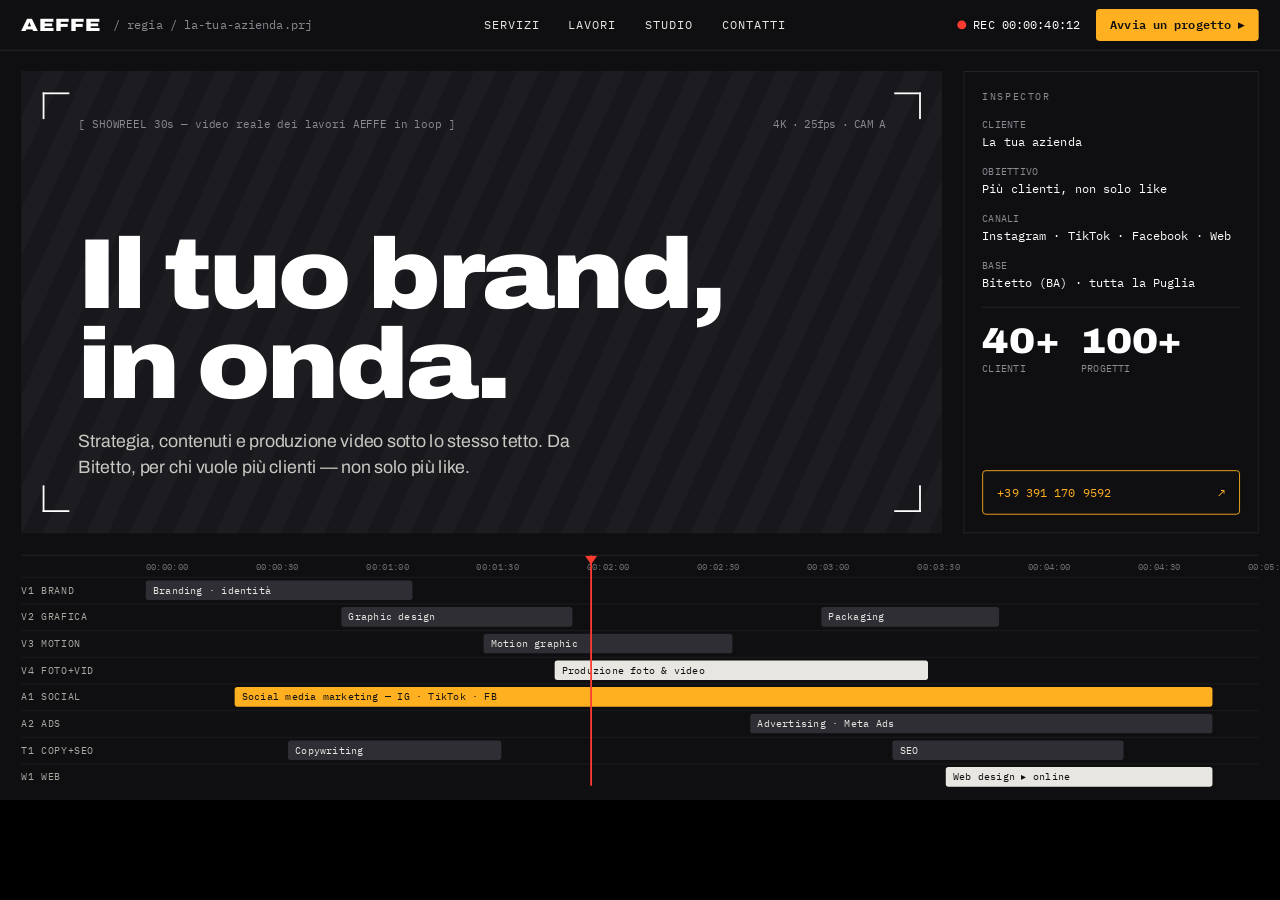
<file: b/index.html>
<!doctype html>
<html lang="it">
<head>
<meta charset="utf-8">
<meta name="viewport" content="width=device-width, initial-scale=1">
<title>AEFFE — Regia</title>
<meta name="robots" content="noindex">

<link href="https://fonts.googleapis.com/css2?family=Archivo:wdth,wght@75..125,400..900&amp;family=IBM+Plex+Mono:wght@400;500;600&amp;display=swap" rel="stylesheet">
<style>
body{margin:0}
a{color:#E8E6E1}a:hover{color:#ffffff}
@keyframes blink{0%,60%{opacity:1}61%,100%{opacity:.15}}
@keyframes play{from{left:140px}to{left:1416px}}
.rec{animation:blink 1.2s steps(1) infinite}
.ph{animation:play 16s linear infinite}
</style>

<style>html,body{margin:0;background:#000;overflow-x:hidden}#stage{transform-origin:0 0}</style>
<script>function fit(){var s=document.getElementById('stage');var k=innerWidth/1440;s.style.transform='scale('+k+')';document.body.style.height=(900*k)+'px'}addEventListener('resize',fit);addEventListener('DOMContentLoaded',fit)</script>
</head>
<body>

<div id="stage" style="width: 1440px; height: 900px; position: relative; overflow: hidden; background: #0F0F11; color: #E8E6E1; font-family: 'Archivo', sans-serif">

  <header style="height: 56px; padding: 0 24px; border-bottom: 1px solid #26262B; display: flex; align-items: center; justify-content: space-between; font-family: 'IBM Plex Mono', monospace; font-size: 13px">
    <div style="display: flex; align-items: center; gap: 14px">
      <span style="font-family: 'Archivo', sans-serif; font-stretch: 125%; font-weight: 900; font-size: 20px; letter-spacing: 0.04em; color: #ffffff">AEFFE</span>
      <span style="color: #8A8A93">/ regia / la-tua-azienda.prj</span>
    </div>
    <nav aria-label="Principale" style="display: flex; gap: 32px; text-transform: uppercase; letter-spacing: 0.08em">
      <a href="#" style="text-decoration: none">Servizi</a>
      <a href="#" style="text-decoration: none">Lavori</a>
      <a href="#" style="text-decoration: none">Studio</a>
      <a href="#" style="text-decoration: none">Contatti</a>
    </nav>
    <div style="display: flex; align-items: center; gap: 18px">
      <span style="display: flex; align-items: center; gap: 8px; color: #ffffff"><span class="rec" style="width: 10px; height: 10px; border-radius: 50%; background: #FF3B30"></span>REC 00:00:40:12</span>
      <a href="#" style="height: 36px; padding: 0 16px; display: inline-flex; align-items: center; background: #FFB020; color: #0F0F11; text-decoration: none; font-weight: 600; border-radius: 4px">Avvia un progetto ▸</a>
    </div>
  </header>

  <div style="position: absolute; left: 24px; top: 80px; width: 1036px; height: 520px; background: #18181C; overflow: hidden">
    <div aria-hidden="true" style="position: absolute; inset: 0; background: repeating-linear-gradient(115deg, #18181C 0 22px, #1C1C21 22px 44px)"></div>
    <div aria-hidden="true" style="position: absolute; left: 24px; top: 24px; width: 28px; height: 28px; border-left: 2px solid #ffffff; border-top: 2px solid #ffffff"></div>
    <div aria-hidden="true" style="position: absolute; right: 24px; top: 24px; width: 28px; height: 28px; border-right: 2px solid #ffffff; border-top: 2px solid #ffffff"></div>
    <div aria-hidden="true" style="position: absolute; left: 24px; bottom: 24px; width: 28px; height: 28px; border-left: 2px solid #ffffff; border-bottom: 2px solid #ffffff"></div>
    <div aria-hidden="true" style="position: absolute; right: 24px; bottom: 24px; width: 28px; height: 28px; border-right: 2px solid #ffffff; border-bottom: 2px solid #ffffff"></div>
    <div style="position: absolute; left: 64px; top: 52px; font-family: 'IBM Plex Mono', monospace; font-size: 12px; color: #8A8A93; letter-spacing: 0.06em">[ SHOWREEL 30s — video reale dei lavori AEFFE in loop ]</div>
    <div style="position: absolute; right: 64px; top: 52px; font-family: 'IBM Plex Mono', monospace; font-size: 12px; color: #8A8A93">4K · 25fps · CAM A</div>
    <div style="position: absolute; left: 64px; bottom: 60px; display: flex; flex-direction: column; gap: 20px">
      <h1 style="margin: 0; font-stretch: 112%; font-weight: 900; font-size: 112px; line-height: 0.9; letter-spacing: -0.03em; color: #ffffff">Il tuo brand,<br>in onda.</h1>
      <p style="margin: 0; font-size: 20px; line-height: 1.45; color: #C9C7C2; max-width: 620px">Strategia, contenuti e produzione video sotto lo stesso tetto. Da Bitetto, per chi vuole più clienti — non solo più like.</p>
    </div>
  </div>

  <aside aria-label="Scheda progetto" style="position: absolute; left: 1084px; top: 80px; width: 332px; height: 520px; box-sizing: border-box; border: 1px solid #26262B; padding: 20px; display: flex; flex-direction: column; gap: 18px; font-family: 'IBM Plex Mono', monospace; font-size: 13px">
    <div style="font-size: 11px; letter-spacing: 0.14em; color: #8A8A93">INSPECTOR</div>
    <div style="display: flex; flex-direction: column; gap: 4px"><span style="color: #8A8A93; font-size: 11px">CLIENTE</span><span style="color: #ffffff">La tua azienda</span></div>
    <div style="display: flex; flex-direction: column; gap: 4px"><span style="color: #8A8A93; font-size: 11px">OBIETTIVO</span><span style="color: #ffffff">Più clienti, non solo like</span></div>
    <div style="display: flex; flex-direction: column; gap: 4px"><span style="color: #8A8A93; font-size: 11px">CANALI</span><span style="color: #ffffff">Instagram · TikTok · Facebook · Web</span></div>
    <div style="display: flex; flex-direction: column; gap: 4px"><span style="color: #8A8A93; font-size: 11px">BASE</span><span style="color: #ffffff">Bitetto (BA) · tutta la Puglia</span></div>
    <div style="display: flex; gap: 24px; padding-top: 16px; border-top: 1px solid #26262B">
      <div style="display: flex; flex-direction: column; gap: 2px"><span style="font-family: 'Archivo', sans-serif; font-stretch: 112%; font-weight: 900; font-size: 40px; color: #ffffff">40+</span><span style="color: #8A8A93; font-size: 11px">CLIENTI</span></div>
      <div style="display: flex; flex-direction: column; gap: 2px"><span style="font-family: 'Archivo', sans-serif; font-stretch: 112%; font-weight: 900; font-size: 40px; color: #ffffff">100+</span><span style="color: #8A8A93; font-size: 11px">PROGETTI</span></div>
    </div>
    <a href="#" style="margin-top: auto; height: 48px; display: flex; align-items: center; justify-content: space-between; padding: 0 16px; border: 1px solid #FFB020; color: #FFB020; text-decoration: none; border-radius: 4px">+39 391 170 9592<span>↗</span></a>
  </aside>

  <section aria-label="Servizi" style="position: absolute; left: 24px; right: 24px; top: 624px; bottom: 16px; border-top: 1px solid #26262B; font-family: 'IBM Plex Mono', monospace">
    <div style="height: 24px; position: relative; color: #6E6E77; font-size: 10px">
      
        <span style="position: absolute; top: 6px; left: 140px">00:00:00</span>
      
        <span style="position: absolute; top: 6px; left: 264px">00:00:30</span>
      
        <span style="position: absolute; top: 6px; left: 388px">00:01:00</span>
      
        <span style="position: absolute; top: 6px; left: 512px">00:01:30</span>
      
        <span style="position: absolute; top: 6px; left: 636px">00:02:00</span>
      
        <span style="position: absolute; top: 6px; left: 760px">00:02:30</span>
      
        <span style="position: absolute; top: 6px; left: 884px">00:03:00</span>
      
        <span style="position: absolute; top: 6px; left: 1008px">00:03:30</span>
      
        <span style="position: absolute; top: 6px; left: 1132px">00:04:00</span>
      
        <span style="position: absolute; top: 6px; left: 1256px">00:04:30</span>
      
        <span style="position: absolute; top: 6px; left: 1380px">00:05:00</span>
      
    </div>
    
      <div style="height: 29px; position: relative; border-top: 1px solid #1E1E22">
        <span style="position: absolute; left: 0; top: 7px; width: 116px; font-size: 11px; color: #A9A7A2; letter-spacing: 0.04em">V1 BRAND</span>
        
          <span style="position: absolute; top: 3px; height: 22px; left: 140px; width: 300px; background: #2E2E34; color: #E8E6E1; border-radius: 3px; box-sizing: border-box; padding: 0 8px; font-size: 11px; line-height: 22px; white-space: nowrap; overflow: hidden">Branding · identità</span>
        
      </div>
    
      <div style="height: 29px; position: relative; border-top: 1px solid #1E1E22">
        <span style="position: absolute; left: 0; top: 7px; width: 116px; font-size: 11px; color: #A9A7A2; letter-spacing: 0.04em">V2 GRAFICA</span>
        
          <span style="position: absolute; top: 3px; height: 22px; left: 360px; width: 260px; background: #2E2E34; color: #E8E6E1; border-radius: 3px; box-sizing: border-box; padding: 0 8px; font-size: 11px; line-height: 22px; white-space: nowrap; overflow: hidden">Graphic design</span>
        
          <span style="position: absolute; top: 3px; height: 22px; left: 900px; width: 200px; background: #2E2E34; color: #E8E6E1; border-radius: 3px; box-sizing: border-box; padding: 0 8px; font-size: 11px; line-height: 22px; white-space: nowrap; overflow: hidden">Packaging</span>
        
      </div>
    
      <div style="height: 29px; position: relative; border-top: 1px solid #1E1E22">
        <span style="position: absolute; left: 0; top: 7px; width: 116px; font-size: 11px; color: #A9A7A2; letter-spacing: 0.04em">V3 MOTION</span>
        
          <span style="position: absolute; top: 3px; height: 22px; left: 520px; width: 280px; background: #2E2E34; color: #E8E6E1; border-radius: 3px; box-sizing: border-box; padding: 0 8px; font-size: 11px; line-height: 22px; white-space: nowrap; overflow: hidden">Motion graphic</span>
        
      </div>
    
      <div style="height: 29px; position: relative; border-top: 1px solid #1E1E22">
        <span style="position: absolute; left: 0; top: 7px; width: 116px; font-size: 11px; color: #A9A7A2; letter-spacing: 0.04em">V4 FOTO+VID</span>
        
          <span style="position: absolute; top: 3px; height: 22px; left: 600px; width: 420px; background: #E8E6E1; color: #0F0F11; border-radius: 3px; box-sizing: border-box; padding: 0 8px; font-size: 11px; line-height: 22px; white-space: nowrap; overflow: hidden">Produzione foto &amp; video</span>
        
      </div>
    
      <div style="height: 29px; position: relative; border-top: 1px solid #1E1E22">
        <span style="position: absolute; left: 0; top: 7px; width: 116px; font-size: 11px; color: #A9A7A2; letter-spacing: 0.04em">A1 SOCIAL</span>
        
          <span style="position: absolute; top: 3px; height: 22px; left: 240px; width: 1100px; background: #FFB020; color: #0F0F11; border-radius: 3px; box-sizing: border-box; padding: 0 8px; font-size: 11px; line-height: 22px; white-space: nowrap; overflow: hidden">Social media marketing — IG · TikTok · FB</span>
        
      </div>
    
      <div style="height: 29px; position: relative; border-top: 1px solid #1E1E22">
        <span style="position: absolute; left: 0; top: 7px; width: 116px; font-size: 11px; color: #A9A7A2; letter-spacing: 0.04em">A2 ADS</span>
        
          <span style="position: absolute; top: 3px; height: 22px; left: 820px; width: 520px; background: #2E2E34; color: #E8E6E1; border-radius: 3px; box-sizing: border-box; padding: 0 8px; font-size: 11px; line-height: 22px; white-space: nowrap; overflow: hidden">Advertising · Meta Ads</span>
        
      </div>
    
      <div style="height: 29px; position: relative; border-top: 1px solid #1E1E22">
        <span style="position: absolute; left: 0; top: 7px; width: 116px; font-size: 11px; color: #A9A7A2; letter-spacing: 0.04em">T1 COPY+SEO</span>
        
          <span style="position: absolute; top: 3px; height: 22px; left: 300px; width: 240px; background: #2E2E34; color: #E8E6E1; border-radius: 3px; box-sizing: border-box; padding: 0 8px; font-size: 11px; line-height: 22px; white-space: nowrap; overflow: hidden">Copywriting</span>
        
          <span style="position: absolute; top: 3px; height: 22px; left: 980px; width: 260px; background: #2E2E34; color: #E8E6E1; border-radius: 3px; box-sizing: border-box; padding: 0 8px; font-size: 11px; line-height: 22px; white-space: nowrap; overflow: hidden">SEO</span>
        
      </div>
    
      <div style="height: 29px; position: relative; border-top: 1px solid #1E1E22">
        <span style="position: absolute; left: 0; top: 7px; width: 116px; font-size: 11px; color: #A9A7A2; letter-spacing: 0.04em">W1 WEB</span>
        
          <span style="position: absolute; top: 3px; height: 22px; left: 1040px; width: 300px; background: #E8E6E1; color: #0F0F11; border-radius: 3px; box-sizing: border-box; padding: 0 8px; font-size: 11px; line-height: 22px; white-space: nowrap; overflow: hidden">Web design ▸ online</span>
        
      </div>
    
    <div aria-hidden="true" class="ph" style="position: absolute; top: 0; bottom: 0; left: 640px; width: 2px; background: #FF3B30">
      <div style="position: absolute; top: 0; left: -6px; width: 14px; height: 10px; background: #FF3B30; clip-path: polygon(0 0, 100% 0, 50% 100%)"></div>
    </div>
  </section>
</div>

</body>
</html>
</file>
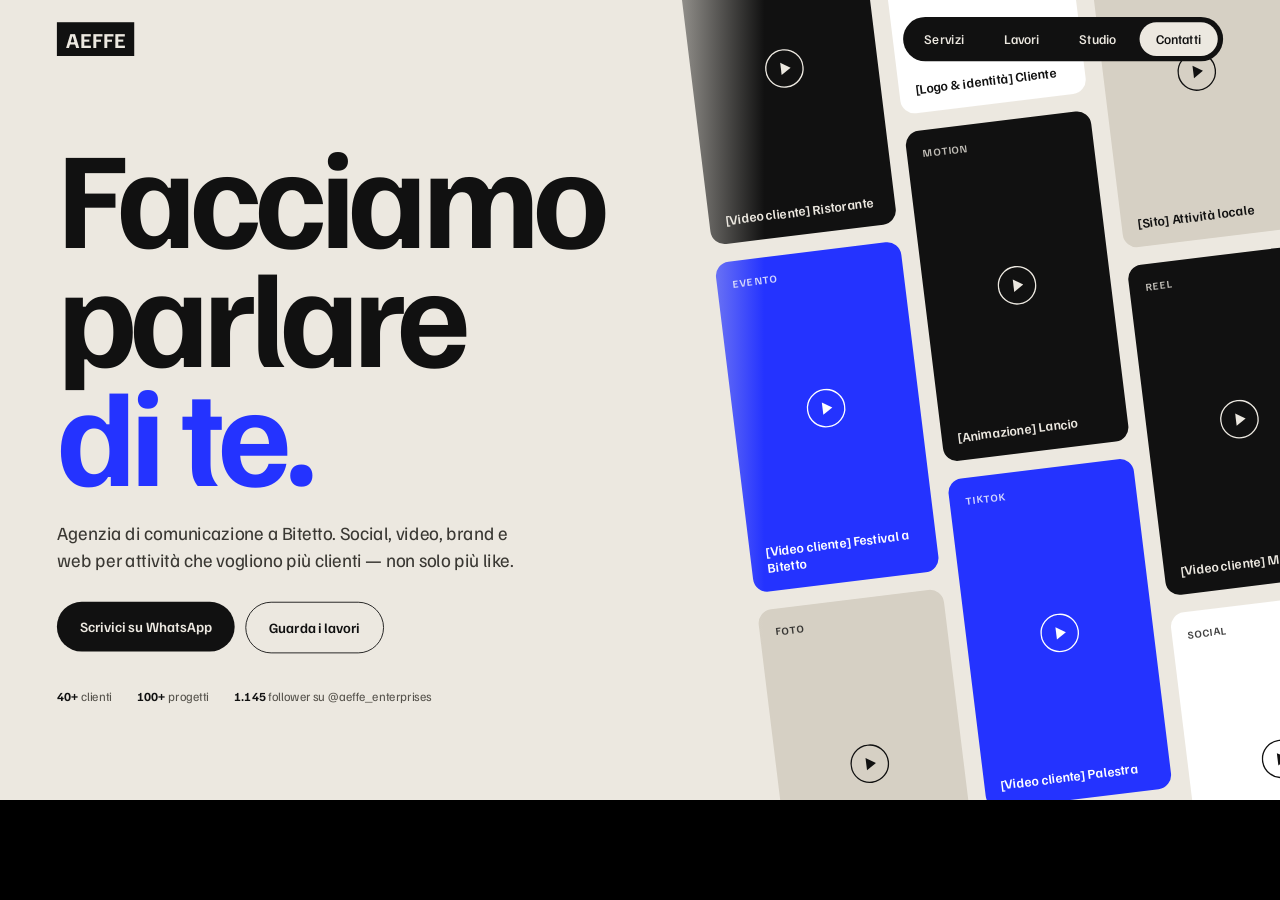
<file: c/index.html>
<!doctype html>
<html lang="it">
<head>
<meta charset="utf-8">
<meta name="viewport" content="width=device-width, initial-scale=1">
<title>AEFFE — Feed</title>
<meta name="robots" content="noindex">

<link href="https://fonts.googleapis.com/css2?family=Familjen+Grotesk:wght@400;500;600;700&amp;display=swap" rel="stylesheet">
<style>
body{margin:0}
a{color:#111111}a:hover{opacity:.75}
@keyframes up{from{transform:translateY(0)}to{transform:translateY(-50%)}}
@keyframes down{from{transform:translateY(-50%)}to{transform:translateY(0)}}
.cu{animation:up 40s linear infinite}
.cd{animation:down 46s linear infinite}
.cu2{animation:up 34s linear infinite}
</style>

<style>html,body{margin:0;background:#000;overflow-x:hidden}#stage{transform-origin:0 0}</style>
<script>function fit(){var s=document.getElementById('stage');var k=innerWidth/1440;s.style.transform='scale('+k+')';document.body.style.height=(900*k)+'px'}addEventListener('resize',fit);addEventListener('DOMContentLoaded',fit)</script>
</head>
<body>

<div id="stage" style="width: 1440px; height: 900px; position: relative; overflow: hidden; background: #ECE8E0; color: #111111; font-family: 'Familjen Grotesk', sans-serif">

  <div aria-hidden="true" style="position: absolute; left: 780px; top: -140px; width: 760px; height: 1180px; transform: rotate(-7deg); display: flex; gap: 20px; justify-content: center">
    <div class="cu" style="display: flex; flex-direction: column; gap: 20px">
      
        <div style="width: 210px; height: 374px; flex-shrink: 0; border-radius: 16px; background: #111111; color: #ECE8E0; position: relative; box-sizing: border-box; padding: 18px; display: flex; flex-direction: column; justify-content: space-between">
          <span style="font-size: 12px; font-weight: 600; letter-spacing: 0.08em; text-transform: uppercase; opacity: 0.8">Reel</span>
          <svg width="44" height="44" viewBox="0 0 44 44" style="align-self: center"><circle cx="22" cy="22" r="21" fill="none" stroke="currentColor" stroke-width="1.5"></circle><path d="M18 15l11 7-11 7z" fill="currentColor"></path></svg>
          <span style="font-size: 15px; font-weight: 600; line-height: 1.2">[Video cliente] Ristorante</span>
        </div>
      
        <div style="width: 210px; height: 374px; flex-shrink: 0; border-radius: 16px; background: #2433FF; color: #ffffff; position: relative; box-sizing: border-box; padding: 18px; display: flex; flex-direction: column; justify-content: space-between">
          <span style="font-size: 12px; font-weight: 600; letter-spacing: 0.08em; text-transform: uppercase; opacity: 0.8">Evento</span>
          <svg width="44" height="44" viewBox="0 0 44 44" style="align-self: center"><circle cx="22" cy="22" r="21" fill="none" stroke="currentColor" stroke-width="1.5"></circle><path d="M18 15l11 7-11 7z" fill="currentColor"></path></svg>
          <span style="font-size: 15px; font-weight: 600; line-height: 1.2">[Video cliente] Festival a Bitetto</span>
        </div>
      
        <div style="width: 210px; height: 374px; flex-shrink: 0; border-radius: 16px; background: #D6D0C4; color: #111111; position: relative; box-sizing: border-box; padding: 18px; display: flex; flex-direction: column; justify-content: space-between">
          <span style="font-size: 12px; font-weight: 600; letter-spacing: 0.08em; text-transform: uppercase; opacity: 0.8">Foto</span>
          <svg width="44" height="44" viewBox="0 0 44 44" style="align-self: center"><circle cx="22" cy="22" r="21" fill="none" stroke="currentColor" stroke-width="1.5"></circle><path d="M18 15l11 7-11 7z" fill="currentColor"></path></svg>
          <span style="font-size: 15px; font-weight: 600; line-height: 1.2">[Shooting] Prodotto</span>
        </div>
      
        <div style="width: 210px; height: 374px; flex-shrink: 0; border-radius: 16px; background: #ffffff; color: #111111; position: relative; box-sizing: border-box; padding: 18px; display: flex; flex-direction: column; justify-content: space-between">
          <span style="font-size: 12px; font-weight: 600; letter-spacing: 0.08em; text-transform: uppercase; opacity: 0.8">Ads</span>
          <svg width="44" height="44" viewBox="0 0 44 44" style="align-self: center"><circle cx="22" cy="22" r="21" fill="none" stroke="currentColor" stroke-width="1.5"></circle><path d="M18 15l11 7-11 7z" fill="currentColor"></path></svg>
          <span style="font-size: 15px; font-weight: 600; line-height: 1.2">[Campagna] +[X]% contatti</span>
        </div>
      
        <div style="width: 210px; height: 374px; flex-shrink: 0; border-radius: 16px; background: #111111; color: #ECE8E0; position: relative; box-sizing: border-box; padding: 18px; display: flex; flex-direction: column; justify-content: space-between">
          <span style="font-size: 12px; font-weight: 600; letter-spacing: 0.08em; text-transform: uppercase; opacity: 0.8">Reel</span>
          <svg width="44" height="44" viewBox="0 0 44 44" style="align-self: center"><circle cx="22" cy="22" r="21" fill="none" stroke="currentColor" stroke-width="1.5"></circle><path d="M18 15l11 7-11 7z" fill="currentColor"></path></svg>
          <span style="font-size: 15px; font-weight: 600; line-height: 1.2">[Video cliente] Ristorante</span>
        </div>
      
        <div style="width: 210px; height: 374px; flex-shrink: 0; border-radius: 16px; background: #2433FF; color: #ffffff; position: relative; box-sizing: border-box; padding: 18px; display: flex; flex-direction: column; justify-content: space-between">
          <span style="font-size: 12px; font-weight: 600; letter-spacing: 0.08em; text-transform: uppercase; opacity: 0.8">Evento</span>
          <svg width="44" height="44" viewBox="0 0 44 44" style="align-self: center"><circle cx="22" cy="22" r="21" fill="none" stroke="currentColor" stroke-width="1.5"></circle><path d="M18 15l11 7-11 7z" fill="currentColor"></path></svg>
          <span style="font-size: 15px; font-weight: 600; line-height: 1.2">[Video cliente] Festival a Bitetto</span>
        </div>
      
        <div style="width: 210px; height: 374px; flex-shrink: 0; border-radius: 16px; background: #D6D0C4; color: #111111; position: relative; box-sizing: border-box; padding: 18px; display: flex; flex-direction: column; justify-content: space-between">
          <span style="font-size: 12px; font-weight: 600; letter-spacing: 0.08em; text-transform: uppercase; opacity: 0.8">Foto</span>
          <svg width="44" height="44" viewBox="0 0 44 44" style="align-self: center"><circle cx="22" cy="22" r="21" fill="none" stroke="currentColor" stroke-width="1.5"></circle><path d="M18 15l11 7-11 7z" fill="currentColor"></path></svg>
          <span style="font-size: 15px; font-weight: 600; line-height: 1.2">[Shooting] Prodotto</span>
        </div>
      
        <div style="width: 210px; height: 374px; flex-shrink: 0; border-radius: 16px; background: #ffffff; color: #111111; position: relative; box-sizing: border-box; padding: 18px; display: flex; flex-direction: column; justify-content: space-between">
          <span style="font-size: 12px; font-weight: 600; letter-spacing: 0.08em; text-transform: uppercase; opacity: 0.8">Ads</span>
          <svg width="44" height="44" viewBox="0 0 44 44" style="align-self: center"><circle cx="22" cy="22" r="21" fill="none" stroke="currentColor" stroke-width="1.5"></circle><path d="M18 15l11 7-11 7z" fill="currentColor"></path></svg>
          <span style="font-size: 15px; font-weight: 600; line-height: 1.2">[Campagna] +[X]% contatti</span>
        </div>
      
    </div>
    <div class="cd" style="display: flex; flex-direction: column; gap: 20px; margin-top: -120px">
      
        <div style="width: 210px; height: 374px; flex-shrink: 0; border-radius: 16px; background: #ffffff; color: #111111; position: relative; box-sizing: border-box; padding: 18px; display: flex; flex-direction: column; justify-content: space-between">
          <span style="font-size: 12px; font-weight: 600; letter-spacing: 0.08em; text-transform: uppercase; opacity: 0.8">Brand</span>
          <svg width="44" height="44" viewBox="0 0 44 44" style="align-self: center"><circle cx="22" cy="22" r="21" fill="none" stroke="currentColor" stroke-width="1.5"></circle><path d="M18 15l11 7-11 7z" fill="currentColor"></path></svg>
          <span style="font-size: 15px; font-weight: 600; line-height: 1.2">[Logo &amp; identità] Cliente</span>
        </div>
      
        <div style="width: 210px; height: 374px; flex-shrink: 0; border-radius: 16px; background: #111111; color: #ECE8E0; position: relative; box-sizing: border-box; padding: 18px; display: flex; flex-direction: column; justify-content: space-between">
          <span style="font-size: 12px; font-weight: 600; letter-spacing: 0.08em; text-transform: uppercase; opacity: 0.8">Motion</span>
          <svg width="44" height="44" viewBox="0 0 44 44" style="align-self: center"><circle cx="22" cy="22" r="21" fill="none" stroke="currentColor" stroke-width="1.5"></circle><path d="M18 15l11 7-11 7z" fill="currentColor"></path></svg>
          <span style="font-size: 15px; font-weight: 600; line-height: 1.2">[Animazione] Lancio</span>
        </div>
      
        <div style="width: 210px; height: 374px; flex-shrink: 0; border-radius: 16px; background: #2433FF; color: #ffffff; position: relative; box-sizing: border-box; padding: 18px; display: flex; flex-direction: column; justify-content: space-between">
          <span style="font-size: 12px; font-weight: 600; letter-spacing: 0.08em; text-transform: uppercase; opacity: 0.8">TikTok</span>
          <svg width="44" height="44" viewBox="0 0 44 44" style="align-self: center"><circle cx="22" cy="22" r="21" fill="none" stroke="currentColor" stroke-width="1.5"></circle><path d="M18 15l11 7-11 7z" fill="currentColor"></path></svg>
          <span style="font-size: 15px; font-weight: 600; line-height: 1.2">[Video cliente] Palestra</span>
        </div>
      
        <div style="width: 210px; height: 374px; flex-shrink: 0; border-radius: 16px; background: #D6D0C4; color: #111111; position: relative; box-sizing: border-box; padding: 18px; display: flex; flex-direction: column; justify-content: space-between">
          <span style="font-size: 12px; font-weight: 600; letter-spacing: 0.08em; text-transform: uppercase; opacity: 0.8">Reel</span>
          <svg width="44" height="44" viewBox="0 0 44 44" style="align-self: center"><circle cx="22" cy="22" r="21" fill="none" stroke="currentColor" stroke-width="1.5"></circle><path d="M18 15l11 7-11 7z" fill="currentColor"></path></svg>
          <span style="font-size: 15px; font-weight: 600; line-height: 1.2">[Video cliente] Negozio</span>
        </div>
      
        <div style="width: 210px; height: 374px; flex-shrink: 0; border-radius: 16px; background: #ffffff; color: #111111; position: relative; box-sizing: border-box; padding: 18px; display: flex; flex-direction: column; justify-content: space-between">
          <span style="font-size: 12px; font-weight: 600; letter-spacing: 0.08em; text-transform: uppercase; opacity: 0.8">Brand</span>
          <svg width="44" height="44" viewBox="0 0 44 44" style="align-self: center"><circle cx="22" cy="22" r="21" fill="none" stroke="currentColor" stroke-width="1.5"></circle><path d="M18 15l11 7-11 7z" fill="currentColor"></path></svg>
          <span style="font-size: 15px; font-weight: 600; line-height: 1.2">[Logo &amp; identità] Cliente</span>
        </div>
      
        <div style="width: 210px; height: 374px; flex-shrink: 0; border-radius: 16px; background: #111111; color: #ECE8E0; position: relative; box-sizing: border-box; padding: 18px; display: flex; flex-direction: column; justify-content: space-between">
          <span style="font-size: 12px; font-weight: 600; letter-spacing: 0.08em; text-transform: uppercase; opacity: 0.8">Motion</span>
          <svg width="44" height="44" viewBox="0 0 44 44" style="align-self: center"><circle cx="22" cy="22" r="21" fill="none" stroke="currentColor" stroke-width="1.5"></circle><path d="M18 15l11 7-11 7z" fill="currentColor"></path></svg>
          <span style="font-size: 15px; font-weight: 600; line-height: 1.2">[Animazione] Lancio</span>
        </div>
      
        <div style="width: 210px; height: 374px; flex-shrink: 0; border-radius: 16px; background: #2433FF; color: #ffffff; position: relative; box-sizing: border-box; padding: 18px; display: flex; flex-direction: column; justify-content: space-between">
          <span style="font-size: 12px; font-weight: 600; letter-spacing: 0.08em; text-transform: uppercase; opacity: 0.8">TikTok</span>
          <svg width="44" height="44" viewBox="0 0 44 44" style="align-self: center"><circle cx="22" cy="22" r="21" fill="none" stroke="currentColor" stroke-width="1.5"></circle><path d="M18 15l11 7-11 7z" fill="currentColor"></path></svg>
          <span style="font-size: 15px; font-weight: 600; line-height: 1.2">[Video cliente] Palestra</span>
        </div>
      
        <div style="width: 210px; height: 374px; flex-shrink: 0; border-radius: 16px; background: #D6D0C4; color: #111111; position: relative; box-sizing: border-box; padding: 18px; display: flex; flex-direction: column; justify-content: space-between">
          <span style="font-size: 12px; font-weight: 600; letter-spacing: 0.08em; text-transform: uppercase; opacity: 0.8">Reel</span>
          <svg width="44" height="44" viewBox="0 0 44 44" style="align-self: center"><circle cx="22" cy="22" r="21" fill="none" stroke="currentColor" stroke-width="1.5"></circle><path d="M18 15l11 7-11 7z" fill="currentColor"></path></svg>
          <span style="font-size: 15px; font-weight: 600; line-height: 1.2">[Video cliente] Negozio</span>
        </div>
      
    </div>
    <div class="cu2" style="display: flex; flex-direction: column; gap: 20px; margin-top: 60px">
      
        <div style="width: 210px; height: 374px; flex-shrink: 0; border-radius: 16px; background: #D6D0C4; color: #111111; position: relative; box-sizing: border-box; padding: 18px; display: flex; flex-direction: column; justify-content: space-between">
          <span style="font-size: 12px; font-weight: 600; letter-spacing: 0.08em; text-transform: uppercase; opacity: 0.8">Web</span>
          <svg width="44" height="44" viewBox="0 0 44 44" style="align-self: center"><circle cx="22" cy="22" r="21" fill="none" stroke="currentColor" stroke-width="1.5"></circle><path d="M18 15l11 7-11 7z" fill="currentColor"></path></svg>
          <span style="font-size: 15px; font-weight: 600; line-height: 1.2">[Sito] Attività locale</span>
        </div>
      
        <div style="width: 210px; height: 374px; flex-shrink: 0; border-radius: 16px; background: #111111; color: #ECE8E0; position: relative; box-sizing: border-box; padding: 18px; display: flex; flex-direction: column; justify-content: space-between">
          <span style="font-size: 12px; font-weight: 600; letter-spacing: 0.08em; text-transform: uppercase; opacity: 0.8">Reel</span>
          <svg width="44" height="44" viewBox="0 0 44 44" style="align-self: center"><circle cx="22" cy="22" r="21" fill="none" stroke="currentColor" stroke-width="1.5"></circle><path d="M18 15l11 7-11 7z" fill="currentColor"></path></svg>
          <span style="font-size: 15px; font-weight: 600; line-height: 1.2">[Video cliente] Moda</span>
        </div>
      
        <div style="width: 210px; height: 374px; flex-shrink: 0; border-radius: 16px; background: #ffffff; color: #111111; position: relative; box-sizing: border-box; padding: 18px; display: flex; flex-direction: column; justify-content: space-between">
          <span style="font-size: 12px; font-weight: 600; letter-spacing: 0.08em; text-transform: uppercase; opacity: 0.8">Social</span>
          <svg width="44" height="44" viewBox="0 0 44 44" style="align-self: center"><circle cx="22" cy="22" r="21" fill="none" stroke="currentColor" stroke-width="1.5"></circle><path d="M18 15l11 7-11 7z" fill="currentColor"></path></svg>
          <span style="font-size: 15px; font-weight: 600; line-height: 1.2">[Piano editoriale] 30 giorni</span>
        </div>
      
        <div style="width: 210px; height: 374px; flex-shrink: 0; border-radius: 16px; background: #2433FF; color: #ffffff; position: relative; box-sizing: border-box; padding: 18px; display: flex; flex-direction: column; justify-content: space-between">
          <span style="font-size: 12px; font-weight: 600; letter-spacing: 0.08em; text-transform: uppercase; opacity: 0.8">Video</span>
          <svg width="44" height="44" viewBox="0 0 44 44" style="align-self: center"><circle cx="22" cy="22" r="21" fill="none" stroke="currentColor" stroke-width="1.5"></circle><path d="M18 15l11 7-11 7z" fill="currentColor"></path></svg>
          <span style="font-size: 15px; font-weight: 600; line-height: 1.2">[Brand film] 60s</span>
        </div>
      
        <div style="width: 210px; height: 374px; flex-shrink: 0; border-radius: 16px; background: #D6D0C4; color: #111111; position: relative; box-sizing: border-box; padding: 18px; display: flex; flex-direction: column; justify-content: space-between">
          <span style="font-size: 12px; font-weight: 600; letter-spacing: 0.08em; text-transform: uppercase; opacity: 0.8">Web</span>
          <svg width="44" height="44" viewBox="0 0 44 44" style="align-self: center"><circle cx="22" cy="22" r="21" fill="none" stroke="currentColor" stroke-width="1.5"></circle><path d="M18 15l11 7-11 7z" fill="currentColor"></path></svg>
          <span style="font-size: 15px; font-weight: 600; line-height: 1.2">[Sito] Attività locale</span>
        </div>
      
        <div style="width: 210px; height: 374px; flex-shrink: 0; border-radius: 16px; background: #111111; color: #ECE8E0; position: relative; box-sizing: border-box; padding: 18px; display: flex; flex-direction: column; justify-content: space-between">
          <span style="font-size: 12px; font-weight: 600; letter-spacing: 0.08em; text-transform: uppercase; opacity: 0.8">Reel</span>
          <svg width="44" height="44" viewBox="0 0 44 44" style="align-self: center"><circle cx="22" cy="22" r="21" fill="none" stroke="currentColor" stroke-width="1.5"></circle><path d="M18 15l11 7-11 7z" fill="currentColor"></path></svg>
          <span style="font-size: 15px; font-weight: 600; line-height: 1.2">[Video cliente] Moda</span>
        </div>
      
        <div style="width: 210px; height: 374px; flex-shrink: 0; border-radius: 16px; background: #ffffff; color: #111111; position: relative; box-sizing: border-box; padding: 18px; display: flex; flex-direction: column; justify-content: space-between">
          <span style="font-size: 12px; font-weight: 600; letter-spacing: 0.08em; text-transform: uppercase; opacity: 0.8">Social</span>
          <svg width="44" height="44" viewBox="0 0 44 44" style="align-self: center"><circle cx="22" cy="22" r="21" fill="none" stroke="currentColor" stroke-width="1.5"></circle><path d="M18 15l11 7-11 7z" fill="currentColor"></path></svg>
          <span style="font-size: 15px; font-weight: 600; line-height: 1.2">[Piano editoriale] 30 giorni</span>
        </div>
      
        <div style="width: 210px; height: 374px; flex-shrink: 0; border-radius: 16px; background: #2433FF; color: #ffffff; position: relative; box-sizing: border-box; padding: 18px; display: flex; flex-direction: column; justify-content: space-between">
          <span style="font-size: 12px; font-weight: 600; letter-spacing: 0.08em; text-transform: uppercase; opacity: 0.8">Video</span>
          <svg width="44" height="44" viewBox="0 0 44 44" style="align-self: center"><circle cx="22" cy="22" r="21" fill="none" stroke="currentColor" stroke-width="1.5"></circle><path d="M18 15l11 7-11 7z" fill="currentColor"></path></svg>
          <span style="font-size: 15px; font-weight: 600; line-height: 1.2">[Brand film] 60s</span>
        </div>
      
    </div>
  </div>
  <div aria-hidden="true" style="position: absolute; left: 700px; top: 0; bottom: 0; width: 160px; background: linear-gradient(90deg, #ECE8E0, rgba(236,232,224,0))"></div>

  <header style="position: absolute; left: 0; right: 0; top: 0; height: 88px; padding: 0 64px; display: flex; align-items: center; justify-content: space-between">
    <span style="font-weight: 700; font-size: 24px; letter-spacing: 0.02em; background: #111111; color: #ECE8E0; padding: 4px 10px">AEFFE</span>
    <nav aria-label="Principale" style="display: flex; gap: 8px; font-size: 15px; font-weight: 500; background: #111111; border-radius: 999px; padding: 6px">
      <a href="#" style="text-decoration: none; color: #ECE8E0; padding: 10px 18px">Servizi</a>
      <a href="#" style="text-decoration: none; color: #ECE8E0; padding: 10px 18px">Lavori</a>
      <a href="#" style="text-decoration: none; color: #ECE8E0; padding: 10px 18px">Studio</a>
      <a href="#" style="text-decoration: none; color: #111111; background: #ECE8E0; border-radius: 999px; padding: 10px 18px">Contatti</a>
    </nav>
  </header>

  <div style="position: absolute; left: 64px; top: 150px; width: 700px; display: flex; flex-direction: column; gap: 32px">
    <h1 style="margin: 0; font-weight: 700; font-size: 156px; line-height: 0.86; letter-spacing: -0.05em">Facciamo<br>parlare<br><span style="color: #2433FF">di te.</span></h1>
    <p style="margin: 0; font-size: 21px; line-height: 1.45; max-width: 520px; color: #3A3833">Agenzia di comunicazione a Bitetto. Social, video, brand e web per attività che vogliono più clienti — non solo più like.</p>
    <div style="display: flex; gap: 12px">
      <a href="#" style="height: 56px; padding: 0 26px; display: inline-flex; align-items: center; gap: 10px; background: #111111; color: #ECE8E0; border-radius: 999px; text-decoration: none; font-weight: 600; font-size: 16px">Scrivici su WhatsApp</a>
      <a href="#" style="height: 56px; padding: 0 26px; display: inline-flex; align-items: center; border: 1.5px solid #111111; border-radius: 999px; text-decoration: none; font-weight: 600; font-size: 16px">Guarda i lavori</a>
    </div>
    <div style="display: flex; gap: 28px; font-size: 14px; color: #55524B; padding-top: 8px">
      <span><b style="color: #111111">40+</b> clienti</span>
      <span><b style="color: #111111">100+</b> progetti</span>
      <span><b style="color: #111111">1.145</b> follower su @aeffe_enterprises</span>
    </div>
  </div>
</div>

</body>
</html>
</file>
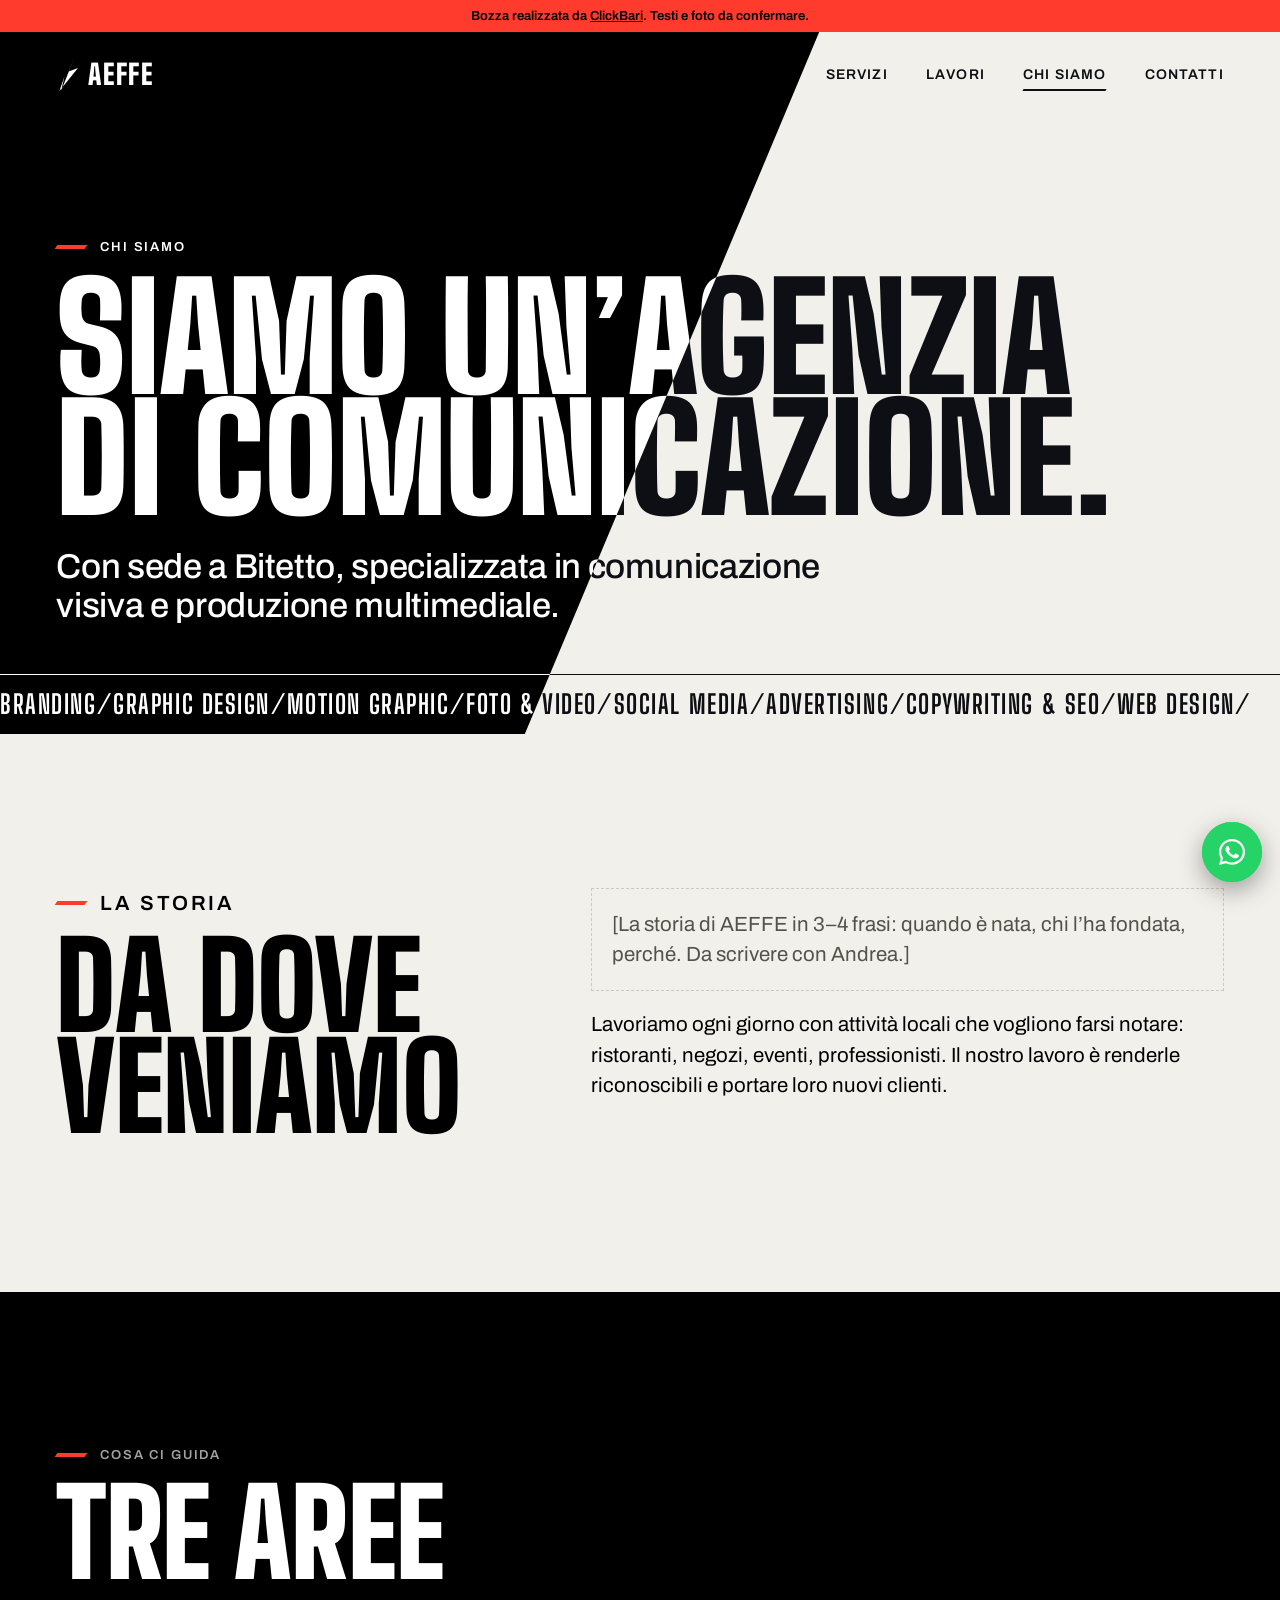
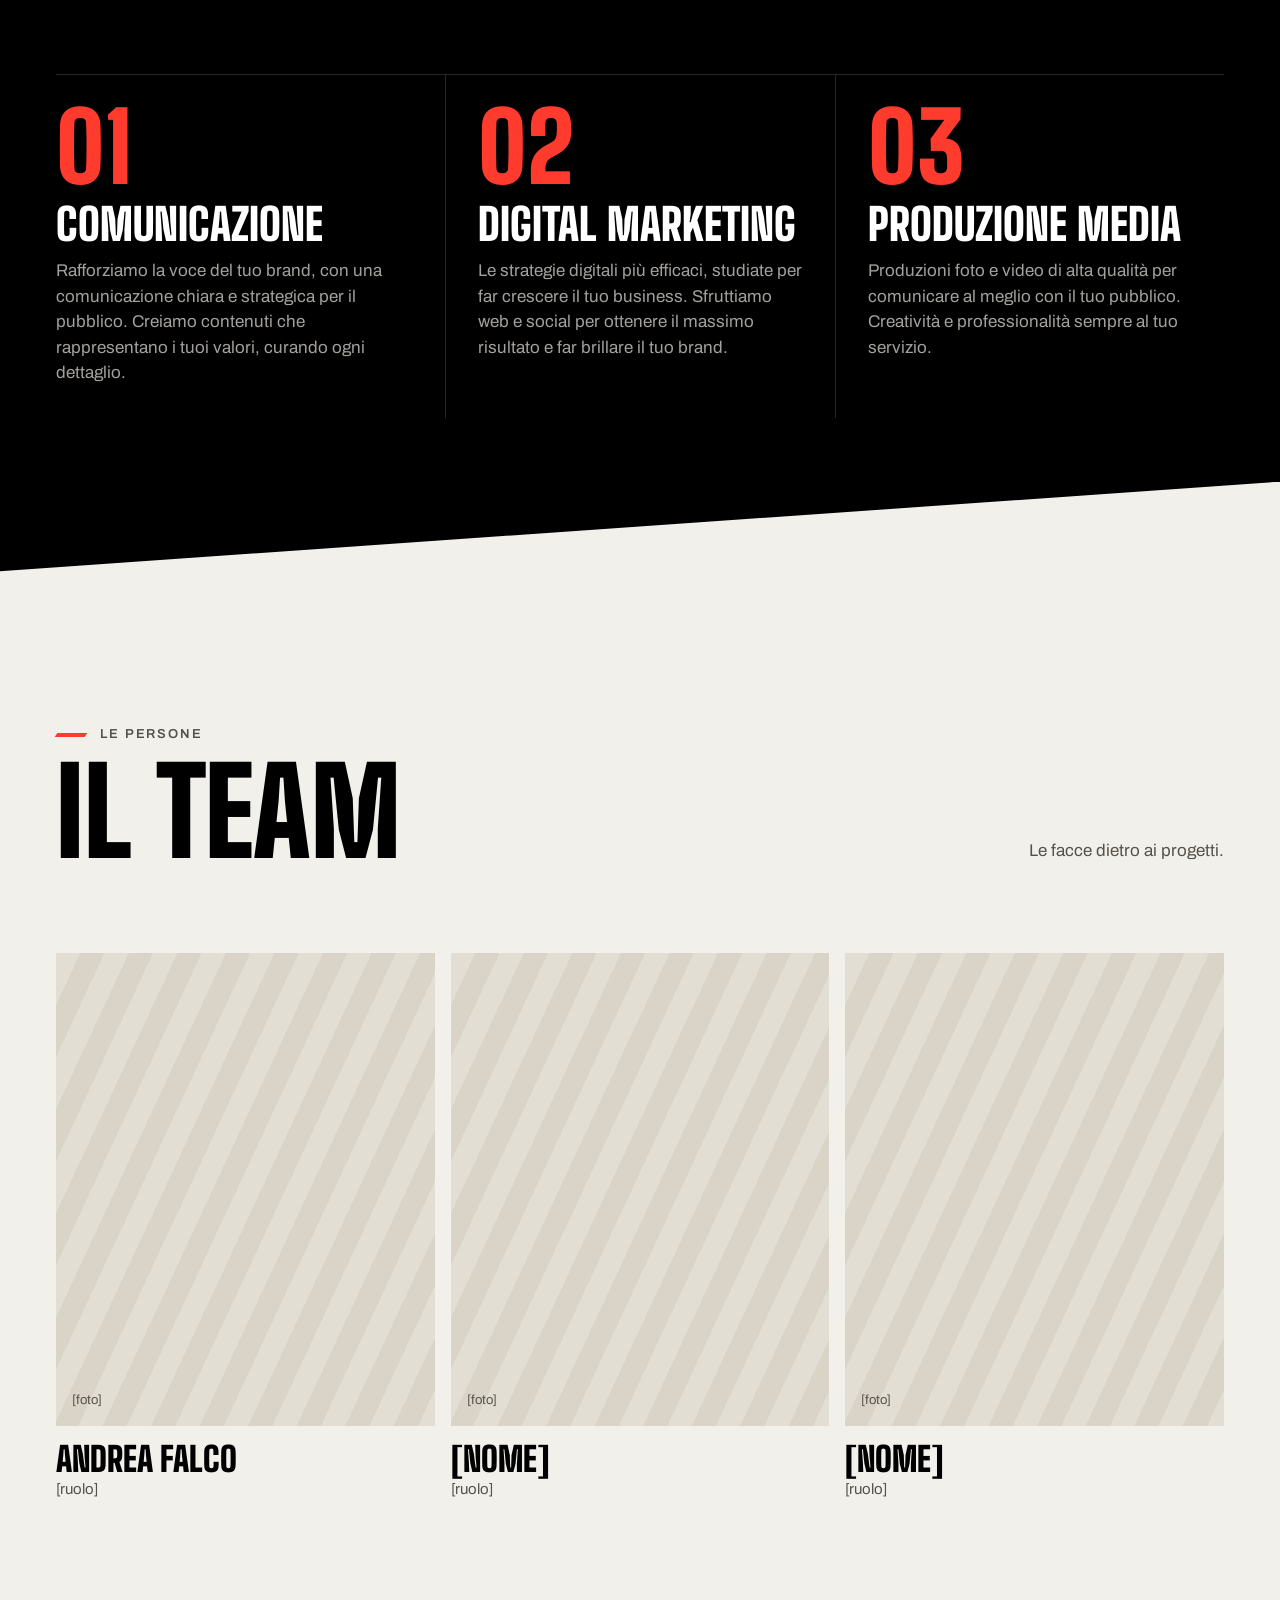
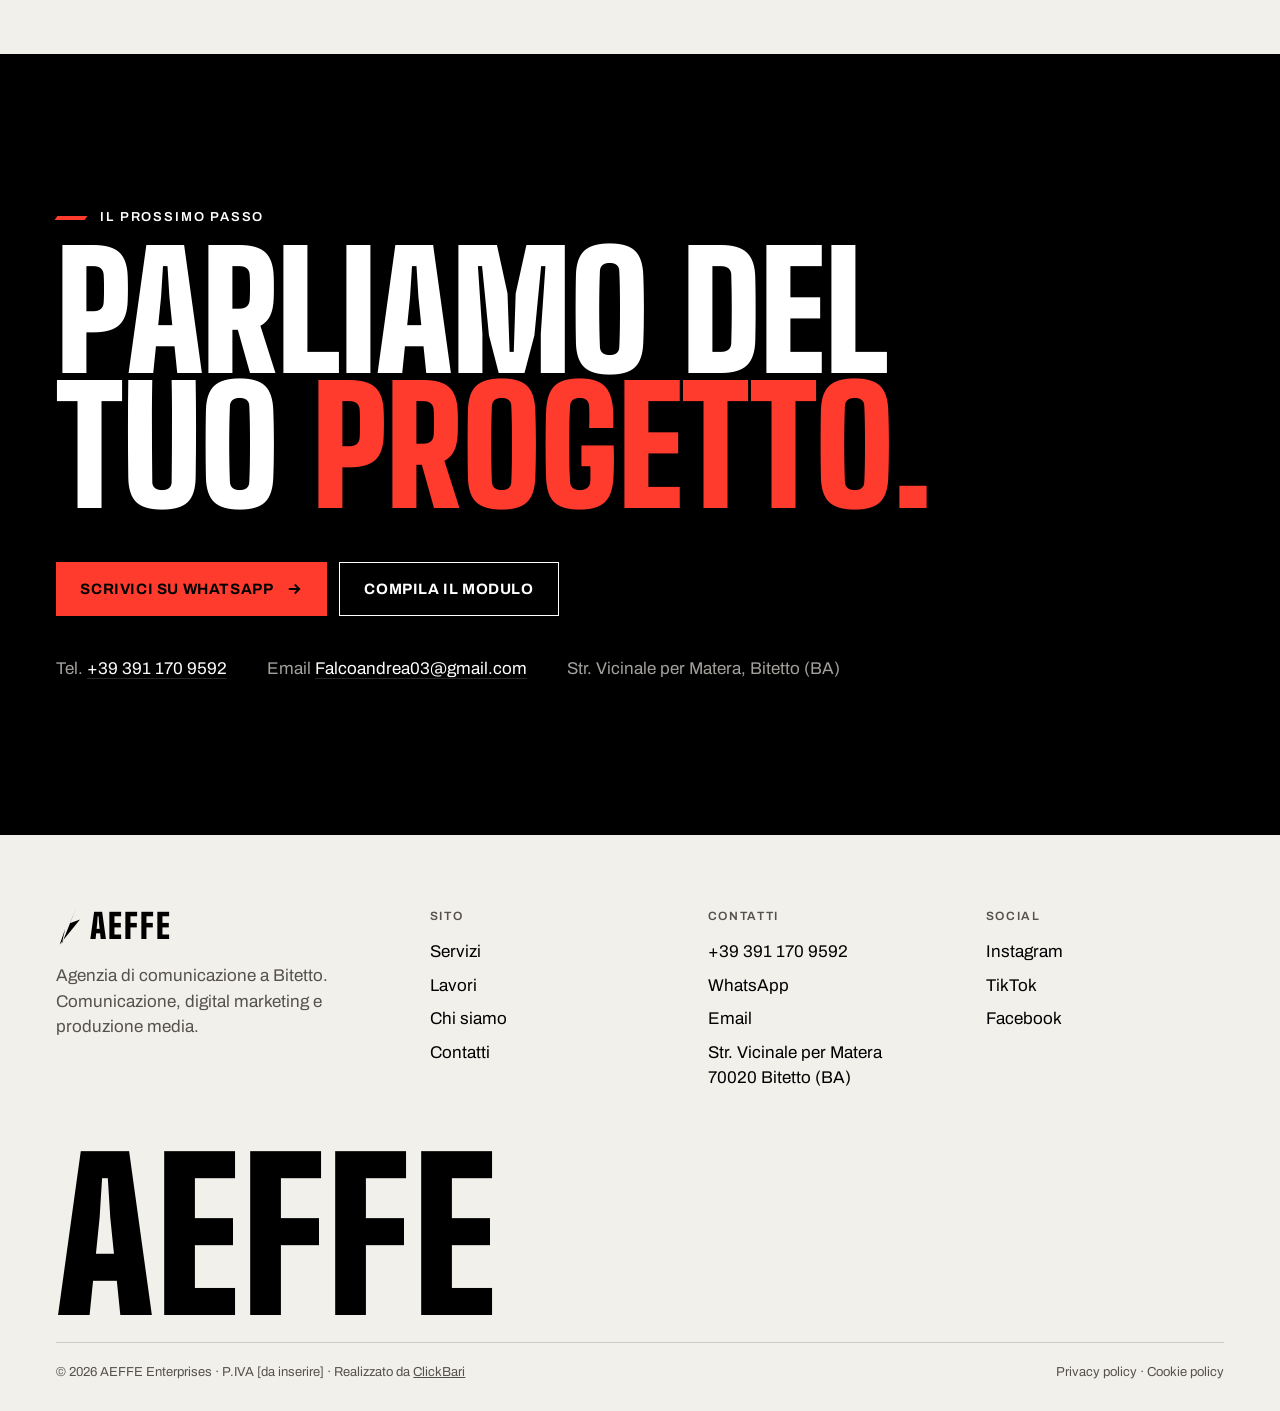
<file: chi-siamo/index.html>
<!doctype html>
<html lang="it">
<head>
<meta charset="utf-8">
<meta name="viewport" content="width=device-width, initial-scale=1">
<title>Chi siamo — AEFFE Enterprises, agenzia di comunicazione a Bitetto</title>
<meta name="description" content="AEFFE Enterprises è un’agenzia creativa con sede a Bitetto, specializzata in comunicazione visiva e produzione multimediale.">
<meta name="robots" content="noindex">
<meta name="theme-color" content="#000000">
<meta property="og:title" content="Chi siamo — AEFFE Enterprises, agenzia di comunicazione a Bitetto">
<meta property="og:description" content="AEFFE Enterprises è un’agenzia creativa con sede a Bitetto, specializzata in comunicazione visiva e produzione multimediale.">
<meta property="og:locale" content="it_IT">
<meta property="og:type" content="website">
<meta property="og:site_name" content="AEFFE Enterprises">
<meta property="og:url" content="https://bozza-aeffe.netlify.app/chi-siamo/">
<meta property="og:image" content="https://bozza-aeffe.netlify.app/assets/og.jpg">
<meta property="og:image:width" content="1200">
<meta property="og:image:height" content="630">
<meta property="og:image:alt" content="AEFFE Enterprises — Facciamo parlare di te.">
<meta name="twitter:card" content="summary_large_image">
<meta name="twitter:image" content="https://bozza-aeffe.netlify.app/assets/og.jpg">
<link rel="canonical" href="https://bozza-aeffe.netlify.app/chi-siamo/">
<link rel="icon" href="data:image/svg+xml,%3Csvg xmlns='http://www.w3.org/2000/svg' viewBox='0 0 40 40'%3E%3Crect width='40' height='40' fill='%23000'/%3E%3Cpolygon points='13,38 27,2 21,17 30,14 11,38 16,24' fill='%23fff'/%3E%3C/svg%3E">


<link rel="stylesheet" href="/fonts/fonts.css">
<link rel="stylesheet" href="../assets/style.css">
</head>
<body>
<a class="skip" href="#main">Vai al contenuto</a>
<div class="draft-bar">Bozza realizzata da <a href="https://clickbari.it" target="_blank" rel="noopener">ClickBari</a>. Testi e foto da confermare.</div>
<header class="hdr">
  <a class="logo" href="../" aria-label="AEFFE Enterprises, home"><svg aria-hidden="true" viewBox="0 0 26 40"><polygon points="6,40 22,0 15,17 26,13 4,40 10,23" fill="currentColor"></polygon></svg><span>AEFFE</span></a>
  <nav class="nav" aria-label="Principale"><a href="../#servizi">Servizi</a><a href="../#lavori">Lavori</a><a href="../chi-siamo/" aria-current="page">Chi siamo</a><a href="../contatti/">Contatti</a></nav>
  <button class="menu-btn" type="button" aria-expanded="false" aria-controls="mnav">Menu</button>
</header>
<div class="mnav" id="mnav" role="dialog" aria-modal="true" aria-label="Menu">
  <button class="close" type="button">Chiudi</button>
  <ul>
    <li><a href="../">Home</a></li>
    <li><a href="../#servizi">Servizi</a></li>
    <li><a href="../#lavori">Lavori</a></li>
    <li><a href="../chi-siamo/">Chi siamo</a></li>
    <li><a href="../contatti/">Contatti</a></li>
  </ul>
  <p class="meta"><a href="tel:+393911709592">+39 391 170 9592</a><br>Bitetto (BA), Puglia</p>
</div>
<main id="main">
<section class="hero hero--short" aria-labelledby="hero-t">
  <p class="kicker blend" style="margin-bottom:20px">Chi siamo</p>
  <h1 class="hero-t blend" id="hero-t">Siamo un’agenzia<br>di comunicazione.</h1>
  <p class="hero-sub blend">Con sede a Bitetto, specializzata in comunicazione visiva e produzione multimediale.</p>
  <div class="ticker blend" aria-hidden="true"><div class="ticker-track"><span>Branding ⁄ Graphic design ⁄ Motion graphic ⁄ Foto &amp; video ⁄ Social media ⁄ Advertising ⁄ Copywriting &amp; SEO ⁄ Web design ⁄</span><span>Branding ⁄ Graphic design ⁄ Motion graphic ⁄ Foto &amp; video ⁄ Social media ⁄ Advertising ⁄ Copywriting &amp; SEO ⁄ Web design ⁄</span></div></div>
</section>

<section class="sec paper" aria-labelledby="story-t">
  <div class="wrap story">
    <div><p class="kicker rv">La storia</p><h2 class="h2 rv" id="story-t">Da dove<br>veniamo</h2></div>
    <div class="rv">
      <p class="ph">[La storia di AEFFE in 3–4 frasi: quando è nata, chi l’ha fondata, perché. Da scrivere con Andrea.]</p>
      <p>Lavoriamo ogni giorno con attività locali che vogliono farsi notare: ristoranti, negozi, eventi, professionisti. Il nostro lavoro è renderle riconoscibili e portare loro nuovi clienti.</p>
    </div>
  </div>
</section>

<section class="sec" aria-labelledby="pil-t">
  <div class="wrap">
    <div class="sec-head"><div><p class="kicker rv">Cosa ci guida</p><h2 class="h2 rv" id="pil-t">Tre aree</h2></div></div>
    <div class="pillars">
      <div class="pillar rv"><div class="num">01</div><h3>Comunicazione</h3><p>Rafforziamo la voce del tuo brand, con una comunicazione chiara e strategica per il pubblico. Creiamo contenuti che rappresentano i tuoi valori, curando ogni dettaglio.</p></div>
      <div class="pillar rv"><div class="num">02</div><h3>Digital marketing</h3><p>Le strategie digitali più efficaci, studiate per far crescere il tuo business. Sfruttiamo web e social per ottenere il massimo risultato e far brillare il tuo brand.</p></div>
      <div class="pillar rv"><div class="num">03</div><h3>Produzione media</h3><p>Produzioni foto e video di alta qualità per comunicare al meglio con il tuo pubblico. Creatività e professionalità sempre al tuo servizio.</p></div>
    </div>
  </div>
</section>

<section class="sec paper cut" aria-labelledby="team-t">
  <div class="wrap">
    <div class="sec-head"><div><p class="kicker rv">Le persone</p><h2 class="h2 rv" id="team-t">Il team</h2></div><p class="rv">Le facce dietro ai progetti.</p></div>
    <div class="team">
      <div class="person rv"><div class="pic">[foto]</div><h3>Andrea Falco</h3><p>[ruolo]</p></div>
      <div class="person rv"><div class="pic">[foto]</div><h3>[Nome]</h3><p>[ruolo]</p></div>
      <div class="person rv"><div class="pic">[foto]</div><h3>[Nome]</h3><p>[ruolo]</p></div>
    </div>
  </div>
</section>

<section class="sec cta" aria-labelledby="cta-t">
  <div class="wrap">
    <p class="kicker rv">Il prossimo passo</p>
    <h2 class="h2 rv" id="cta-t">Parliamo del<br>tuo <span>progetto.</span></h2>
    <div class="cta-row rv">
      <a class="btn btn--red" href="https://wa.me/393911709592" target="_blank" rel="noopener"><span>Scrivici su WhatsApp</span><svg aria-hidden="true" viewBox="0 0 24 24" fill="none" stroke="currentColor" stroke-width="2.4"><path d="M5 12h14M13 6l6 6-6 6"></path></svg></a>
      <a class="btn btn--line" href="../contatti/"><span>Compila il modulo</span></a>
    </div>
    <div class="cta-meta rv">
      <span>Tel. <a href="tel:+393911709592">+39 391 170 9592</a></span>
      <span>Email <a href="mailto:Falcoandrea03@gmail.com">Falcoandrea03@gmail.com</a></span>
      <span>Str. Vicinale per Matera, Bitetto (BA)</span>
    </div>
  </div>
</section>

</main>
<footer class="ftr">
  <div class="ftr-grid">
    <div>
      <a class="logo" href="../"><svg aria-hidden="true" viewBox="0 0 26 40"><polygon points="6,40 22,0 15,17 26,13 4,40 10,23" fill="currentColor"></polygon></svg><span>AEFFE</span></a>
      <p style="margin:18px 0 0;max-width:22em;color:var(--mute-ink)">Agenzia di comunicazione a Bitetto. Comunicazione, digital marketing e produzione media.</p>
    </div>
    <div><h4>Sito</h4><ul><li><a href="../#servizi">Servizi</a></li><li><a href="../#lavori">Lavori</a></li><li><a href="../chi-siamo/">Chi siamo</a></li><li><a href="../contatti/">Contatti</a></li></ul></div>
    <div><h4>Contatti</h4><ul><li><a href="tel:+393911709592">+39 391 170 9592</a></li><li><a href="https://wa.me/393911709592" target="_blank" rel="noopener">WhatsApp</a></li><li><a href="mailto:Falcoandrea03@gmail.com">Email</a></li><li><a href="https://maps.app.goo.gl/KDDmytr6ZfaApZoA6" target="_blank" rel="noopener">Str. Vicinale per Matera<br>70020 Bitetto (BA)</a></li></ul></div>
    <div><h4>Social</h4><ul><li><a href="https://www.instagram.com/aeffe_enterprises/" target="_blank" rel="noopener">Instagram</a></li><li><a href="https://www.tiktok.com/@aeffe.enterprises" target="_blank" rel="noopener">TikTok</a></li><li><a href="https://www.facebook.com/profile.php?id=100086536450427" target="_blank" rel="noopener">Facebook</a></li></ul></div>
  </div>
  <div class="big" aria-hidden="true">AEFFE</div>
  <div class="ftr-bottom">
    <span>© <span data-year>2026</span> AEFFE Enterprises · P.IVA [da inserire] · Realizzato da <a href="https://clickbari.it" target="_blank" rel="noopener" style="text-decoration:underline">ClickBari</a></span>
    <span><a href="#">Privacy policy</a> · <a href="#">Cookie policy</a></span>
  </div>
</footer>
<a class="wa-fab" href="https://wa.me/393911709592?text=Ciao%20AEFFE%2C%20vorrei%20informazioni" target="_blank" rel="noopener" aria-label="Scrivici su WhatsApp"><svg viewBox="0 0 32 32" aria-hidden="true"><path fill="currentColor" d="M16 3C8.8 3 3 8.7 3 15.8c0 2.3.6 4.5 1.8 6.5L3 29l6.9-1.8a13.2 13.2 0 0 0 6.1 1.5c7.2 0 13-5.7 13-12.8S23.2 3 16 3Zm0 23.4c-2 0-3.9-.5-5.5-1.5l-.4-.2-4.1 1.1 1.1-4-.3-.4a10.4 10.4 0 0 1-1.6-5.6C5.2 10 10 5.3 16 5.3s10.8 4.7 10.8 10.5S22 26.4 16 26.4Zm5.9-7.9c-.3-.2-1.9-.9-2.2-1s-.5-.2-.7.2-.8 1-1 1.2-.4.2-.7.1a8.8 8.8 0 0 1-4.4-3.8c-.3-.6.3-.5.9-1.7.1-.2 0-.4 0-.5l-1-2.4c-.3-.6-.5-.5-.7-.5h-.6a1.2 1.2 0 0 0-.9.4 3.6 3.6 0 0 0-1.1 2.7c0 1.6 1.2 3.1 1.3 3.3s2.3 3.5 5.6 4.9c2.1.9 2.9 1 4 .8.6-.1 1.9-.8 2.2-1.5s.3-1.4.2-1.5-.3-.2-.6-.4Z"/></svg></a>
<script src="../assets/main.js"></script>
</body>
</html>
</file>
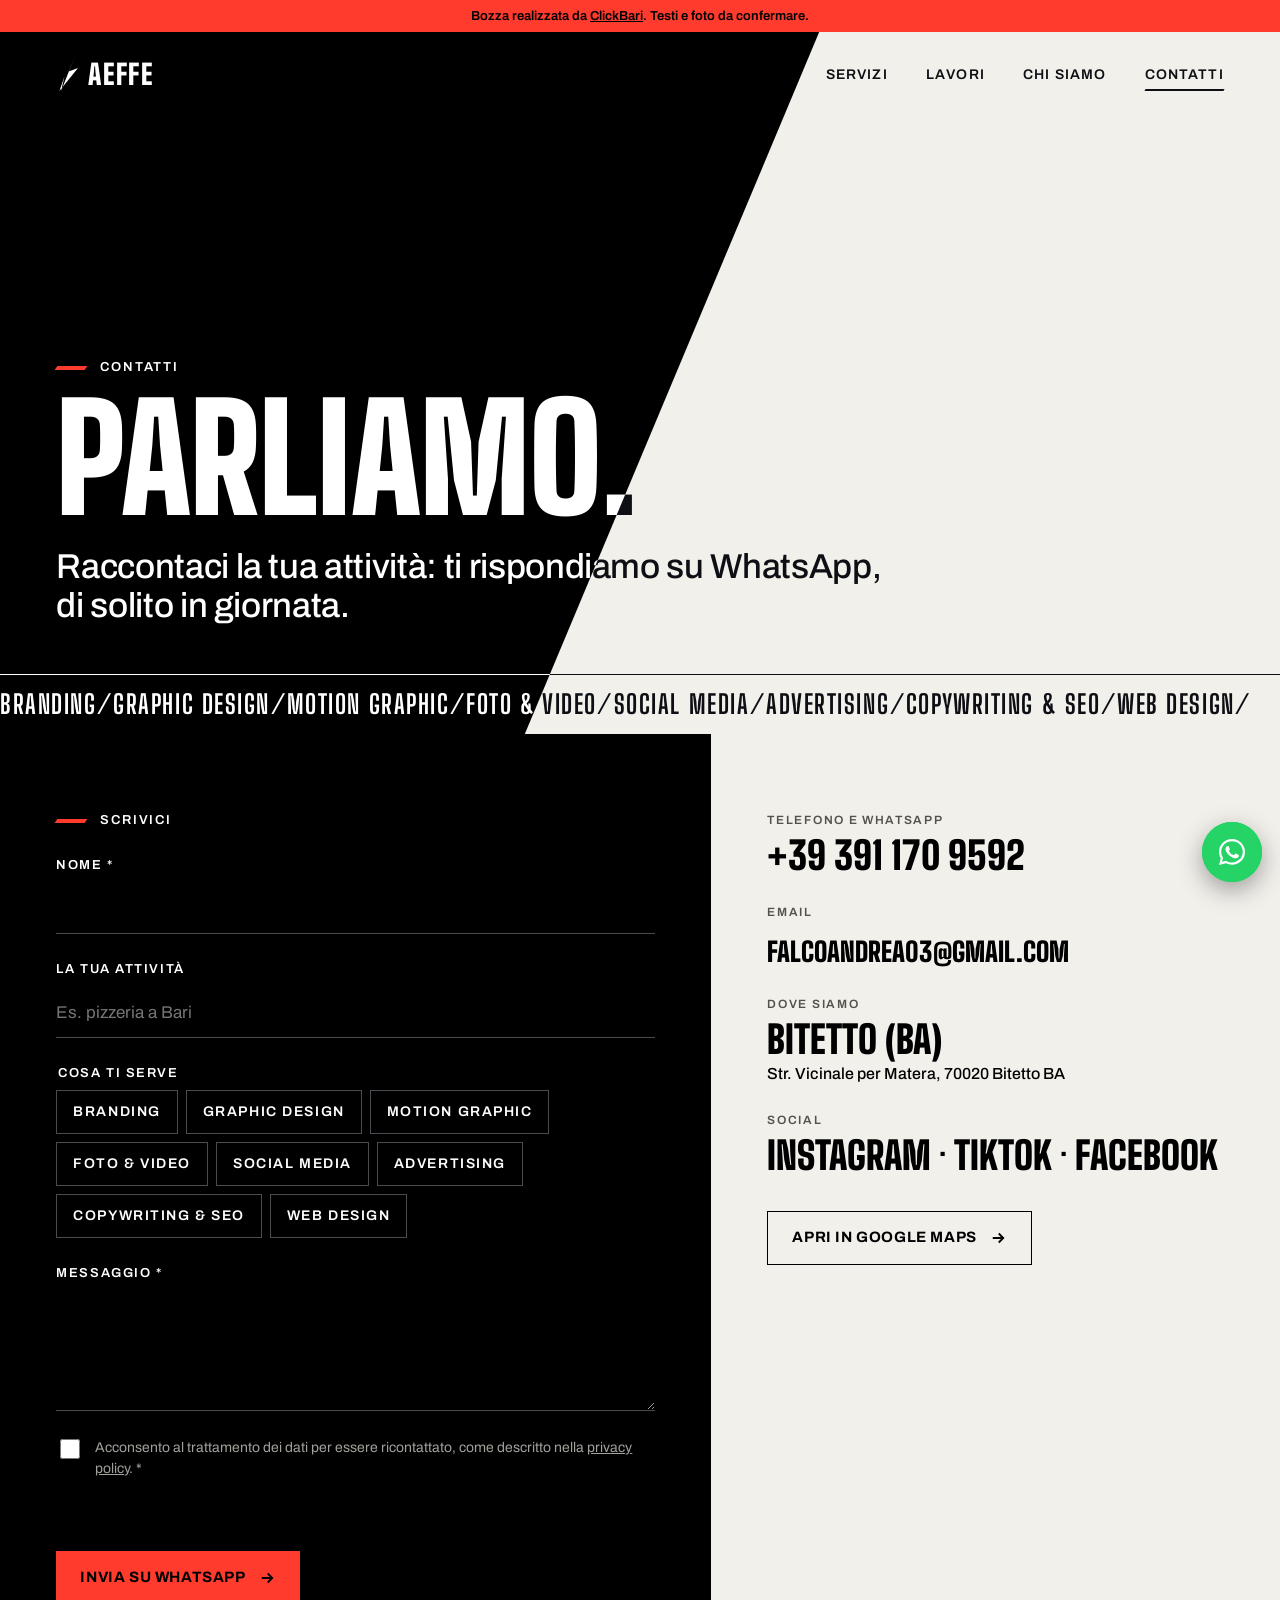
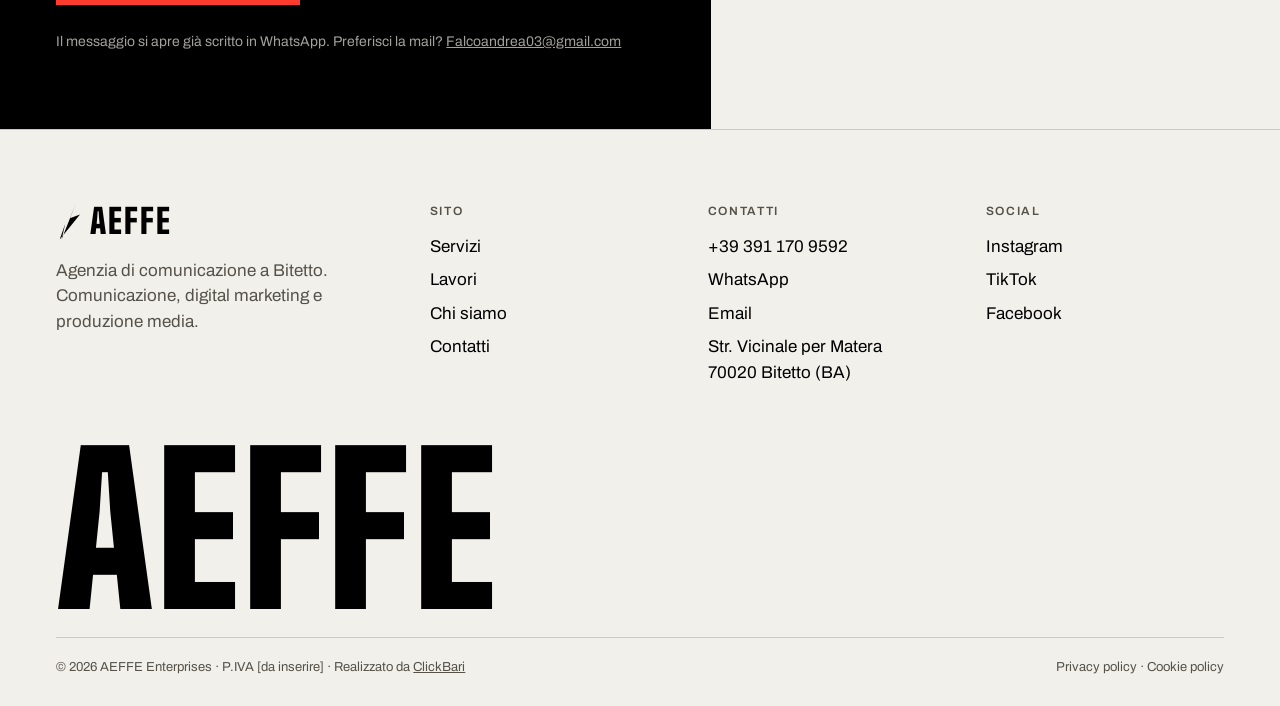
<file: contatti/index.html>
<!doctype html>
<html lang="it">
<head>
<meta charset="utf-8">
<meta name="viewport" content="width=device-width, initial-scale=1">
<title>Contatti — AEFFE Enterprises, Bitetto (BA)</title>
<meta name="description" content="Contatta AEFFE Enterprises: WhatsApp e telefono +39 391 170 9592, Str. Vicinale per Matera, Bitetto (BA).">
<meta name="robots" content="noindex">
<meta name="theme-color" content="#000000">
<meta property="og:title" content="Contatti — AEFFE Enterprises, Bitetto (BA)">
<meta property="og:description" content="Contatta AEFFE Enterprises: WhatsApp e telefono +39 391 170 9592, Str. Vicinale per Matera, Bitetto (BA).">
<meta property="og:locale" content="it_IT">
<meta property="og:type" content="website">
<meta property="og:site_name" content="AEFFE Enterprises">
<meta property="og:url" content="https://bozza-aeffe.netlify.app/contatti/">
<meta property="og:image" content="https://bozza-aeffe.netlify.app/assets/og.jpg">
<meta property="og:image:width" content="1200">
<meta property="og:image:height" content="630">
<meta property="og:image:alt" content="AEFFE Enterprises — Facciamo parlare di te.">
<meta name="twitter:card" content="summary_large_image">
<meta name="twitter:image" content="https://bozza-aeffe.netlify.app/assets/og.jpg">
<link rel="canonical" href="https://bozza-aeffe.netlify.app/contatti/">
<link rel="icon" href="data:image/svg+xml,%3Csvg xmlns='http://www.w3.org/2000/svg' viewBox='0 0 40 40'%3E%3Crect width='40' height='40' fill='%23000'/%3E%3Cpolygon points='13,38 27,2 21,17 30,14 11,38 16,24' fill='%23fff'/%3E%3C/svg%3E">


<link rel="stylesheet" href="/fonts/fonts.css">
<link rel="stylesheet" href="../assets/style.css">
</head>
<body>
<a class="skip" href="#main">Vai al contenuto</a>
<div class="draft-bar">Bozza realizzata da <a href="https://clickbari.it" target="_blank" rel="noopener">ClickBari</a>. Testi e foto da confermare.</div>
<header class="hdr">
  <a class="logo" href="../" aria-label="AEFFE Enterprises, home"><svg aria-hidden="true" viewBox="0 0 26 40"><polygon points="6,40 22,0 15,17 26,13 4,40 10,23" fill="currentColor"></polygon></svg><span>AEFFE</span></a>
  <nav class="nav" aria-label="Principale"><a href="../#servizi">Servizi</a><a href="../#lavori">Lavori</a><a href="../chi-siamo/">Chi siamo</a><a href="../contatti/" aria-current="page">Contatti</a></nav>
  <button class="menu-btn" type="button" aria-expanded="false" aria-controls="mnav">Menu</button>
</header>
<div class="mnav" id="mnav" role="dialog" aria-modal="true" aria-label="Menu">
  <button class="close" type="button">Chiudi</button>
  <ul>
    <li><a href="../">Home</a></li>
    <li><a href="../#servizi">Servizi</a></li>
    <li><a href="../#lavori">Lavori</a></li>
    <li><a href="../chi-siamo/">Chi siamo</a></li>
    <li><a href="../contatti/">Contatti</a></li>
  </ul>
  <p class="meta"><a href="tel:+393911709592">+39 391 170 9592</a><br>Bitetto (BA), Puglia</p>
</div>
<main id="main">
<section class="hero hero--short" aria-labelledby="hero-t">
  <p class="kicker blend" style="margin-bottom:20px">Contatti</p>
  <h1 class="hero-t blend" id="hero-t">Parliamo.</h1>
  <p class="hero-sub blend">Raccontaci la tua attività: ti rispondiamo su WhatsApp, di solito in giornata.</p>
  <div class="ticker blend" aria-hidden="true"><div class="ticker-track"><span>Branding ⁄ Graphic design ⁄ Motion graphic ⁄ Foto &amp; video ⁄ Social media ⁄ Advertising ⁄ Copywriting &amp; SEO ⁄ Web design ⁄</span><span>Branding ⁄ Graphic design ⁄ Motion graphic ⁄ Foto &amp; video ⁄ Social media ⁄ Advertising ⁄ Copywriting &amp; SEO ⁄ Web design ⁄</span></div></div>
</section>

<section class="contact" aria-label="Scrivici">
  <div>
    <form class="form" id="form" novalidate>
      <p class="kicker">Scrivici</p>
      <div class="field"><label for="nome">Nome *</label><input id="nome" name="nome" autocomplete="name" required></div>
      <div class="field"><label for="attivita">La tua attività</label><input id="attivita" name="attivita" autocomplete="organization" placeholder="Es. pizzeria a Bari"></div>
      <fieldset class="field"><legend>Cosa ti serve</legend><div class="chips"><label class="chip"><input type="checkbox" name="servizi" value="Branding"><span>Branding</span></label><label class="chip"><input type="checkbox" name="servizi" value="Graphic design"><span>Graphic design</span></label><label class="chip"><input type="checkbox" name="servizi" value="Motion graphic"><span>Motion graphic</span></label><label class="chip"><input type="checkbox" name="servizi" value="Foto & video"><span>Foto &amp; video</span></label><label class="chip"><input type="checkbox" name="servizi" value="Social media"><span>Social media</span></label><label class="chip"><input type="checkbox" name="servizi" value="Advertising"><span>Advertising</span></label><label class="chip"><input type="checkbox" name="servizi" value="Copywriting & SEO"><span>Copywriting &amp; SEO</span></label><label class="chip"><input type="checkbox" name="servizi" value="Web design"><span>Web design</span></label></div></fieldset>
      <div class="field"><label for="messaggio">Messaggio *</label><textarea id="messaggio" name="messaggio" required></textarea></div>
      <label class="consent"><input type="checkbox" name="consenso" required><span>Acconsento al trattamento dei dati per essere ricontattato, come descritto nella <a href="#">privacy policy</a>. *</span></label>
      <p class="form-err" id="form-err" role="alert"></p>
      <div><button class="btn btn--red" type="submit"><span>Invia su WhatsApp</span><svg aria-hidden="true" viewBox="0 0 24 24" fill="none" stroke="currentColor" stroke-width="2.4"><path d="M5 12h14M13 6l6 6-6 6"></path></svg></button></div>
      <p class="form-note">Il messaggio si apre già scritto in WhatsApp. Preferisci la mail? <a href="mailto:Falcoandrea03@gmail.com">Falcoandrea03@gmail.com</a></p>
    </form>
  </div>
  <div class="info on-paper">
    <dl>
      <div><dt>Telefono e WhatsApp</dt><dd><a href="tel:+393911709592">+39 391 170 9592</a></dd></div>
      <div><dt>Email</dt><dd><a href="mailto:Falcoandrea03@gmail.com" style="font-size:.7em;word-break:break-all">Falcoandrea03@gmail.com</a></dd></div>
      <div><dt>Dove siamo</dt><dd>Bitetto (BA)<small>Str. Vicinale per Matera, 70020 Bitetto BA</small></dd></div>
      <div><dt>Social</dt><dd><a href="https://www.instagram.com/aeffe_enterprises/" target="_blank" rel="noopener">Instagram</a> · <a href="https://www.tiktok.com/@aeffe.enterprises" target="_blank" rel="noopener">TikTok</a> · <a href="https://www.facebook.com/profile.php?id=100086536450427" target="_blank" rel="noopener">Facebook</a></dd></div>
    </dl>
    <p style="margin-top:36px"><a class="btn btn--line" href="https://maps.app.goo.gl/KDDmytr6ZfaApZoA6" target="_blank" rel="noopener"><span>Apri in Google Maps</span><svg aria-hidden="true" viewBox="0 0 24 24" fill="none" stroke="currentColor" stroke-width="2.4"><path d="M5 12h14M13 6l6 6-6 6"></path></svg></a></p>
  </div>
</section>
</main>
<footer class="ftr" style="border-top:1px solid var(--line-ink)">
  <div class="ftr-grid">
    <div>
      <a class="logo" href="../"><svg aria-hidden="true" viewBox="0 0 26 40"><polygon points="6,40 22,0 15,17 26,13 4,40 10,23" fill="currentColor"></polygon></svg><span>AEFFE</span></a>
      <p style="margin:18px 0 0;max-width:22em;color:var(--mute-ink)">Agenzia di comunicazione a Bitetto. Comunicazione, digital marketing e produzione media.</p>
    </div>
    <div><h4>Sito</h4><ul><li><a href="../#servizi">Servizi</a></li><li><a href="../#lavori">Lavori</a></li><li><a href="../chi-siamo/">Chi siamo</a></li><li><a href="../contatti/">Contatti</a></li></ul></div>
    <div><h4>Contatti</h4><ul><li><a href="tel:+393911709592">+39 391 170 9592</a></li><li><a href="https://wa.me/393911709592" target="_blank" rel="noopener">WhatsApp</a></li><li><a href="mailto:Falcoandrea03@gmail.com">Email</a></li><li><a href="https://maps.app.goo.gl/KDDmytr6ZfaApZoA6" target="_blank" rel="noopener">Str. Vicinale per Matera<br>70020 Bitetto (BA)</a></li></ul></div>
    <div><h4>Social</h4><ul><li><a href="https://www.instagram.com/aeffe_enterprises/" target="_blank" rel="noopener">Instagram</a></li><li><a href="https://www.tiktok.com/@aeffe.enterprises" target="_blank" rel="noopener">TikTok</a></li><li><a href="https://www.facebook.com/profile.php?id=100086536450427" target="_blank" rel="noopener">Facebook</a></li></ul></div>
  </div>
  <div class="big" aria-hidden="true">AEFFE</div>
  <div class="ftr-bottom">
    <span>© <span data-year>2026</span> AEFFE Enterprises · P.IVA [da inserire] · Realizzato da <a href="https://clickbari.it" target="_blank" rel="noopener" style="text-decoration:underline">ClickBari</a></span>
    <span><a href="#">Privacy policy</a> · <a href="#">Cookie policy</a></span>
  </div>
</footer>
<a class="wa-fab" href="https://wa.me/393911709592?text=Ciao%20AEFFE%2C%20vorrei%20informazioni" target="_blank" rel="noopener" aria-label="Scrivici su WhatsApp"><svg viewBox="0 0 32 32" aria-hidden="true"><path fill="currentColor" d="M16 3C8.8 3 3 8.7 3 15.8c0 2.3.6 4.5 1.8 6.5L3 29l6.9-1.8a13.2 13.2 0 0 0 6.1 1.5c7.2 0 13-5.7 13-12.8S23.2 3 16 3Zm0 23.4c-2 0-3.9-.5-5.5-1.5l-.4-.2-4.1 1.1 1.1-4-.3-.4a10.4 10.4 0 0 1-1.6-5.6C5.2 10 10 5.3 16 5.3s10.8 4.7 10.8 10.5S22 26.4 16 26.4Zm5.9-7.9c-.3-.2-1.9-.9-2.2-1s-.5-.2-.7.2-.8 1-1 1.2-.4.2-.7.1a8.8 8.8 0 0 1-4.4-3.8c-.3-.6.3-.5.9-1.7.1-.2 0-.4 0-.5l-1-2.4c-.3-.6-.5-.5-.7-.5h-.6a1.2 1.2 0 0 0-.9.4 3.6 3.6 0 0 0-1.1 2.7c0 1.6 1.2 3.1 1.3 3.3s2.3 3.5 5.6 4.9c2.1.9 2.9 1 4 .8.6-.1 1.9-.8 2.2-1.5s.3-1.4.2-1.5-.3-.2-.6-.4Z"/></svg></a>
<script src="../assets/main.js"></script>
</body>
</html>
</file>
<file: fonts/fonts.css>
/* big-shoulders-display-latin-ext-700-normal */
@font-face {
  font-family: 'Big Shoulders Display';
  font-style: normal;
  font-display: swap;
  font-weight: 700;
  src: url(/fonts/big-shoulders-display-latin-ext-700-normal.woff2) format('woff2');
  unicode-range: U+0100-02BA,U+02BD-02C5,U+02C7-02CC,U+02CE-02D7,U+02DD-02FF,U+0304,U+0308,U+0329,U+1D00-1DBF,U+1E00-1E9F,U+1EF2-1EFF,U+2020,U+20A0-20AB,U+20AD-20C0,U+2113,U+2C60-2C7F,U+A720-A7FF;
}
/* big-shoulders-display-latin-700-normal */
@font-face {
  font-family: 'Big Shoulders Display';
  font-style: normal;
  font-display: swap;
  font-weight: 700;
  src: url(/fonts/big-shoulders-display-latin-700-normal.woff2) format('woff2');
  unicode-range: U+0000-00FF,U+0131,U+0152-0153,U+02BB-02BC,U+02C6,U+02DA,U+02DC,U+0304,U+0308,U+0329,U+2000-206F,U+20AC,U+2122,U+2191,U+2193,U+2212,U+2215,U+FEFF,U+FFFD;
}
/* big-shoulders-display-latin-ext-900-normal */
@font-face {
  font-family: 'Big Shoulders Display';
  font-style: normal;
  font-display: swap;
  font-weight: 900;
  src: url(/fonts/big-shoulders-display-latin-ext-900-normal.woff2) format('woff2');
  unicode-range: U+0100-02BA,U+02BD-02C5,U+02C7-02CC,U+02CE-02D7,U+02DD-02FF,U+0304,U+0308,U+0329,U+1D00-1DBF,U+1E00-1E9F,U+1EF2-1EFF,U+2020,U+20A0-20AB,U+20AD-20C0,U+2113,U+2C60-2C7F,U+A720-A7FF;
}
/* big-shoulders-display-latin-900-normal */
@font-face {
  font-family: 'Big Shoulders Display';
  font-style: normal;
  font-display: swap;
  font-weight: 900;
  src: url(/fonts/big-shoulders-display-latin-900-normal.woff2) format('woff2');
  unicode-range: U+0000-00FF,U+0131,U+0152-0153,U+02BB-02BC,U+02C6,U+02DA,U+02DC,U+0304,U+0308,U+0329,U+2000-206F,U+20AC,U+2122,U+2191,U+2193,U+2212,U+2215,U+FEFF,U+FFFD;
}
/* archivo-latin-ext-wdth-normal */
@font-face {
  font-family: 'Archivo';
  font-style: normal;
  font-display: swap;
  font-weight: 100 900;
  font-stretch: 62% 125%;
  src: url(/fonts/archivo-latin-ext-wdth-normal.woff2) format('woff2');
  unicode-range: U+0100-02BA,U+02BD-02C5,U+02C7-02CC,U+02CE-02D7,U+02DD-02FF,U+0304,U+0308,U+0329,U+1D00-1DBF,U+1E00-1E9F,U+1EF2-1EFF,U+2020,U+20A0-20AB,U+20AD-20C0,U+2113,U+2C60-2C7F,U+A720-A7FF;
}
/* archivo-latin-wdth-normal */
@font-face {
  font-family: 'Archivo';
  font-style: normal;
  font-display: swap;
  font-weight: 100 900;
  font-stretch: 62% 125%;
  src: url(/fonts/archivo-latin-wdth-normal.woff2) format('woff2');
  unicode-range: U+0000-00FF,U+0131,U+0152-0153,U+02BB-02BC,U+02C6,U+02DA,U+02DC,U+0304,U+0308,U+0329,U+2000-206F,U+20AC,U+2122,U+2191,U+2193,U+2212,U+2215,U+FEFF,U+FFFD;
}
</file>
<file: assets/style.css>
/* AEFFE — stile "Il Taglio" */
:root{
  --ink:#000;
  --paper:#F2F0EB;
  --paper-2:#E3DED3;
  --accent:#FF3B2E;
  --mute:#A3A19C;
  --mute-ink:#55524B;
  --line:#26262A;
  --line-ink:#CFCAC0;
  --disp:'Big Shoulders Display',Impact,'Arial Narrow',sans-serif;
  --body:'Archivo',system-ui,-apple-system,'Segoe UI',sans-serif;
  --pad:clamp(16px,4.4vw,64px);
  --ease:cubic-bezier(.7,0,.2,1);
}
*,*::before,*::after{box-sizing:border-box}
html{scroll-behavior:smooth;overflow-x:clip}
body{margin:0;background:var(--ink);color:#fff;font-family:var(--body);font-size:17px;line-height:1.5;-webkit-font-smoothing:antialiased;overflow-x:clip}
a{color:inherit}
img,svg{display:block}
::selection{background:var(--accent);color:#000}
:focus-visible{outline:2px solid var(--accent);outline-offset:3px}
.sr{position:absolute;width:1px;height:1px;overflow:hidden;clip:rect(0 0 0 0);white-space:nowrap}
.skip{position:fixed;left:16px;top:-60px;z-index:100;background:var(--accent);color:#000;padding:10px 16px;font-weight:700}
.skip:focus{top:16px}

/* ---------- bozza ---------- */
.draft-bar{position:fixed;top:0;left:0;right:0;z-index:52;height:32px;line-height:32px;overflow:hidden;white-space:nowrap;text-overflow:ellipsis;background:var(--accent);color:#000;font-size:13px;font-weight:600;padding:0 16px;text-align:center}
.draft-bar a{color:#000}
.hdr{top:32px!important}
body{padding-top:32px}

/* ---------- header ---------- */
.hdr{position:fixed;inset:0 0 auto;z-index:50;height:84px;padding:0 var(--pad);display:flex;align-items:center;justify-content:space-between;mix-blend-mode:difference;color:#fff;pointer-events:none}
.hdr a,.hdr button{pointer-events:auto}
.logo{display:flex;align-items:center;gap:10px;text-decoration:none}
.logo svg{width:22px;height:34px}
.logo span{font-family:var(--disp);font-weight:900;font-size:28px;letter-spacing:.06em;line-height:1}
.nav{display:flex;gap:clamp(20px,3vw,40px);font-size:14px;font-weight:600;letter-spacing:.08em;text-transform:uppercase}
.nav a{text-decoration:none;position:relative;padding:6px 0}
.nav a::after{content:'';position:absolute;left:0;right:0;bottom:0;height:2px;background:currentColor;transform:scaleX(0) skewX(-30deg);transform-origin:left;transition:transform .35s var(--ease)}
.nav a:hover::after,.nav a[aria-current="page"]::after{transform:scaleX(1) skewX(-30deg)}
.menu-btn{display:none;background:none;border:0;color:#fff;font:600 14px/1 var(--body);letter-spacing:.1em;text-transform:uppercase;padding:14px 0 14px 14px;cursor:pointer}
.mnav{position:fixed;inset:0;z-index:60;background:var(--ink);display:flex;flex-direction:column;justify-content:space-between;padding:96px var(--pad) 32px;clip-path:polygon(100% 0,100% 0,100% 100%,100% 100%);transition:clip-path .55s var(--ease);visibility:hidden}
.mnav.open{clip-path:polygon(0 0,100% 0,100% 100%,0 100%);visibility:visible}
.mnav ul{list-style:none;margin:0;padding:0}
.mnav li a{display:block;font-family:var(--disp);font-weight:900;font-size:clamp(56px,16vw,96px);line-height:.95;text-transform:uppercase;text-decoration:none}
.mnav li a:hover{color:var(--accent)}
.mnav .close{position:absolute;top:24px;right:var(--pad);background:none;border:0;color:#fff;font:600 14px/1 var(--body);letter-spacing:.1em;text-transform:uppercase;padding:14px 0 14px 14px;cursor:pointer}
.mnav .meta{color:var(--mute);font-size:15px}
.mnav .meta a{text-decoration:none;color:#fff}
@media (max-width:760px){.nav{display:none}.menu-btn{display:block}}

/* ---------- buttons ---------- */
.btn{display:inline-flex;align-items:center;gap:12px;min-height:54px;padding:0 24px;font:700 15px/1 var(--body);letter-spacing:.04em;text-transform:uppercase;text-decoration:none;border:0;cursor:pointer;position:relative;isolation:isolate;overflow:hidden;transition:color .3s}
.btn svg{width:18px;height:18px;flex:none;transition:transform .3s var(--ease)}
.btn:hover svg{transform:translateX(4px)}
.btn--red{background:var(--accent);color:#000}
.btn--red::before{content:'';position:absolute;inset:0;background:#fff;z-index:-1;clip-path:polygon(0 0,0 0,-20% 100%,-20% 100%);transition:clip-path .45s var(--ease)}
.btn--red:hover::before{clip-path:polygon(0 0,120% 0,100% 100%,-20% 100%)}
.btn--line{border:1.5px solid currentColor;background:transparent}
.btn--line:hover{background:currentColor}
.btn--line:hover span{color:var(--ink)}
.on-paper .btn--line:hover span{color:var(--paper)}

/* ---------- hero (taglio) ---------- */
.hero{position:relative;isolation:isolate;min-height:100svh;padding:132px var(--pad) 108px;display:flex;flex-direction:column;justify-content:flex-end;overflow:hidden;background:var(--ink)}
.hero::before{content:'';position:absolute;inset:0;z-index:-1;background:var(--paper);clip-path:polygon(64% 0,100% 0,100% 100%,41% 100%)}
.hero--short{min-height:78svh}
.blend{mix-blend-mode:difference;color:#fff}
.hero-t{margin:0;font-family:var(--disp);font-weight:900;font-size:clamp(72px,15.6vw,236px);line-height:.82;letter-spacing:-.005em;text-transform:uppercase}
.hero-t--home{font-size:clamp(72px,12.3vw,200px)}
.hero--short .hero-t{font-size:clamp(64px,11.5vw,180px)}
.hero-sub{margin:28px 0 0;font-size:clamp(22px,2.7vw,40px);font-weight:500;line-height:1.15;letter-spacing:-.01em;max-width:24em}
.hero-row{display:flex;flex-wrap:wrap;align-items:flex-end;justify-content:space-between;gap:32px 48px;margin-top:clamp(36px,6vh,64px)}
.hero-row .lead{max-width:30em;display:flex;flex-direction:column;gap:22px;align-items:flex-start}
.hero-row .lead p{margin:0;font-size:17px;line-height:1.5}
.stats{display:flex;gap:clamp(28px,4vw,56px);margin:0}
.stats div{display:flex;flex-direction:column-reverse;gap:6px}
.stats dt{font-size:12px;font-weight:600;letter-spacing:.12em;text-transform:uppercase}
.stats dd{margin:0;font-family:var(--disp);font-weight:900;font-size:clamp(56px,6.2vw,92px);line-height:.88}
.ticker{position:absolute;left:0;right:0;bottom:0;height:60px;border-top:1px solid #fff;display:flex;align-items:center;overflow:hidden}
.ticker-track{display:flex;white-space:nowrap;font-family:var(--disp);font-weight:700;font-size:26px;letter-spacing:.06em;text-transform:uppercase;animation:tick 40s linear infinite}
.ticker-track span{padding-right:40px}
@keyframes tick{to{transform:translateX(-50%)}}
@media (max-width:760px){
  .hero::before{clip-path:polygon(80% 0,100% 0,100% 100%,62% 100%)}
  .hero{padding-bottom:96px}
}

/* ---------- sections ---------- */
.sec{position:relative;overflow-x:clip;padding:clamp(88px,12vw,168px) var(--pad)}
.paper{background:var(--paper);color:var(--ink)}
.cut{clip-path:polygon(0 clamp(40px,7vw,110px),100% 0,100% 100%,0 100%);margin-top:calc(-1 * clamp(40px,7vw,110px));padding-top:calc(clamp(88px,12vw,168px) + clamp(40px,7vw,110px))}
.cut-r{clip-path:polygon(0 0,100% clamp(40px,7vw,110px),100% 100%,0 100%);margin-top:calc(-1 * clamp(40px,7vw,110px));padding-top:calc(clamp(88px,12vw,168px) + clamp(40px,7vw,110px))}
.wrap{max-width:1312px;margin:0 auto}
.kicker{display:flex;align-items:center;gap:14px;margin:0;font-size:13px;font-weight:600;letter-spacing:.14em;text-transform:uppercase}
.kicker::before{content:'';width:30px;height:4px;background:var(--accent);transform:skewX(-35deg)}
.h2{margin:18px 0 0;font-family:var(--disp);font-weight:900;font-size:clamp(60px,9.4vw,150px);line-height:.84;text-transform:uppercase;letter-spacing:-.005em}
.sec-head{display:flex;flex-wrap:wrap;align-items:flex-end;justify-content:space-between;gap:24px 48px;margin-bottom:clamp(48px,7vw,96px)}
.sec-head p{margin:0;max-width:26em;color:var(--mute)}
.paper .sec-head p{color:var(--mute-ink)}

/* manifesto */
.manifesto{margin:28px 0 0;font-size:clamp(32px,4.8vw,72px);font-weight:500;line-height:1.06;letter-spacing:-.025em;max-width:17em}
.manifesto em{font-style:normal;position:relative;white-space:nowrap}
.manifesto em::after{content:'';position:absolute;left:-2%;right:-2%;bottom:.04em;height:.14em;background:var(--accent);transform:skewX(-30deg);z-index:-1}
.manifesto-wrap{position:relative;isolation:isolate}
.manifesto-foot{display:grid;grid-template-columns:repeat(auto-fit,minmax(260px,1fr));gap:32px;margin-top:clamp(48px,7vw,96px);padding-top:28px;border-top:1px solid var(--line-ink)}
.manifesto-foot p{margin:0;color:var(--mute-ink)}
.manifesto-foot b{display:block;color:var(--ink);font-size:13px;letter-spacing:.12em;text-transform:uppercase;margin-bottom:8px}

/* servizi */
.svc-group{margin-top:56px}
.svc-group:first-of-type{margin-top:0}
.svc-group h3{display:flex;gap:16px;align-items:baseline;margin:0 0 12px;font-size:13px;font-weight:600;letter-spacing:.14em;text-transform:uppercase;color:var(--mute)}
.svc-group h3 b{color:var(--accent);font-weight:700}
.svc{list-style:none;margin:0;padding:0}
.svc a{position:relative;isolation:isolate;display:grid;grid-template-columns:minmax(0,1fr) minmax(0,26em) 40px;align-items:center;gap:12px 40px;padding:22px 0;border-top:1px solid var(--line);text-decoration:none;transition:color .3s,padding .45s var(--ease)}
.svc li:last-child a{border-bottom:1px solid var(--line)}
.svc a::before{content:'';position:absolute;inset:0 calc(-1 * var(--pad));z-index:-1;background:var(--accent);clip-path:polygon(0 0,0 0,-8% 100%,-8% 100%);transition:clip-path .5s var(--ease)}
.svc a:hover,.svc a:focus-visible{color:#000;padding-left:20px}
.svc a:hover::before,.svc a:focus-visible::before{clip-path:polygon(0 0,108% 0,100% 100%,-8% 100%)}
.svc .n{font-family:var(--disp);font-weight:900;font-size:clamp(40px,5.6vw,84px);line-height:.9;text-transform:uppercase}
.svc .d{color:var(--mute);transition:color .3s}
.svc a:hover .d{color:#000}
.svc .ar{width:32px;height:32px;justify-self:end;transition:transform .4s var(--ease)}
.svc a:hover .ar{transform:rotate(-45deg)}
@media (max-width:760px){.svc a{grid-template-columns:1fr 32px}.svc .d{grid-column:1/-1;grid-row:2}}

/* metodo */
.steps{display:grid;grid-template-columns:repeat(auto-fit,minmax(240px,1fr));gap:0;counter-reset:s;border-top:1.5px solid var(--ink)}
.step{padding:28px 28px 8px 0;border-right:1px solid var(--line-ink)}
.step:last-child{border-right:0}
.step .num{font-family:var(--disp);font-weight:900;font-size:clamp(88px,9vw,140px);line-height:.85;color:transparent;-webkit-text-stroke:2px var(--ink)}
.step:hover .num{color:var(--accent);-webkit-text-stroke-color:var(--accent)}
.step h3{margin:20px 0 10px;font-family:var(--disp);font-weight:900;font-size:36px;line-height:1;text-transform:uppercase}
.step p{margin:0;color:var(--mute-ink)}
@media (max-width:760px){.step{border-right:0;border-bottom:1px solid var(--line-ink);padding-right:0}}

/* lavori */
.works{display:grid;grid-template-columns:repeat(12,minmax(0,1fr));gap:16px}
.work{position:relative;isolation:isolate;display:flex;flex-direction:column;justify-content:space-between;padding:20px;min-height:320px;text-decoration:none;background:#141416;overflow:hidden}
.work::before{content:'';position:absolute;inset:0;z-index:-2;background:repeating-linear-gradient(115deg,#141416 0 22px,#19191C 22px 44px)}
.work::after{content:'';position:absolute;inset:0;z-index:-1;background:var(--accent);clip-path:polygon(0 100%,0 100%,0 100%);transition:clip-path .55s var(--ease)}
.work:hover::after{clip-path:polygon(0 0,100% 0,100% 100%,0 100%,0 100%)}
.work:hover{color:#000}
.work .tag{font-size:12px;font-weight:600;letter-spacing:.12em;text-transform:uppercase}
.work .ttl{font-family:var(--disp);font-weight:900;font-size:clamp(32px,3.4vw,48px);line-height:.92;text-transform:uppercase}
.work .ph{font-size:13px;color:var(--mute)}
.work:hover .ph{color:#000}
.w1{grid-column:span 7;min-height:520px}.w2{grid-column:span 5;min-height:520px}
.w3{grid-column:span 4;min-height:440px}.w4{grid-column:span 4;min-height:440px}.w5{grid-column:span 4;min-height:440px}
@media (max-width:900px){.w1,.w2,.w3,.w4,.w5{grid-column:span 12;min-height:360px}}
.more{display:flex;justify-content:flex-end;margin-top:32px}

/* numeri (banda tagliata) */
.band{position:relative;isolation:isolate;padding:clamp(80px,10vw,140px) var(--pad);overflow:hidden;background:var(--ink)}
.band::before{content:'';position:absolute;inset:0;z-index:-1;background:var(--paper);clip-path:polygon(58% 0,100% 0,100% 100%,40% 100%)}
.band .stats{justify-content:space-between;flex-wrap:wrap;max-width:1312px;margin:0 auto}
.band .stats dd{font-size:clamp(96px,14vw,220px)}
.band .stats dt{font-size:14px}

/* cta */
.cta{text-align:left}
.cta .h2{font-size:clamp(68px,12.5vw,200px)}
.cta .h2 span{color:var(--accent)}
.cta-row{display:flex;flex-wrap:wrap;gap:12px;margin-top:48px}
.cta-meta{display:flex;flex-wrap:wrap;gap:12px 40px;margin-top:40px;color:var(--mute)}
.cta-meta a{color:#fff;text-decoration:none;border-bottom:1px solid var(--line)}
.cta-meta a:hover{border-color:var(--accent)}

/* footer */
.ftr{background:var(--paper);color:var(--ink);padding:72px var(--pad) 28px}
.ftr-grid{display:grid;grid-template-columns:1.4fr repeat(3,minmax(0,1fr));gap:40px;max-width:1312px;margin:0 auto}
.ftr h4{margin:0 0 14px;font-size:12px;letter-spacing:.14em;text-transform:uppercase;color:var(--mute-ink);font-weight:600}
.ftr ul{list-style:none;margin:0;padding:0;display:flex;flex-direction:column;gap:8px}
.ftr a{text-decoration:none}
.ftr a:hover{color:var(--accent)}
.ftr .big{font-family:var(--disp);font-weight:900;font-size:clamp(88px,16vw,240px);line-height:.8;text-transform:uppercase;margin:64px auto 0;max-width:1312px;letter-spacing:.01em}
.ftr-bottom{display:flex;flex-wrap:wrap;justify-content:space-between;gap:12px;max-width:1312px;margin:24px auto 0;padding-top:20px;border-top:1px solid var(--line-ink);font-size:13px;color:var(--mute-ink)}
.ftr .logo span{font-size:34px}
.ftr .logo svg{width:24px;height:38px}
@media (max-width:860px){.ftr-grid{grid-template-columns:1fr 1fr}}

/* chi siamo */
.pillars{display:grid;grid-template-columns:repeat(auto-fit,minmax(280px,1fr));gap:0}
.pillar{padding:32px 32px 32px 0;border-top:1px solid var(--line)}
.pillar + .pillar{padding-left:32px;border-left:1px solid var(--line)}
.pillar .num{font-family:var(--disp);font-weight:900;font-size:96px;line-height:.85;color:var(--accent)}
.pillar h3{margin:16px 0 12px;font-family:var(--disp);font-weight:900;font-size:44px;line-height:.95;text-transform:uppercase}
.pillar p{margin:0;color:var(--mute)}
@media (max-width:900px){.pillar + .pillar{padding-left:0;border-left:0}}
.story{display:grid;grid-template-columns:minmax(0,1fr) minmax(0,1.3fr);gap:48px}
.story p{margin:0 0 18px;font-size:clamp(19px,1.6vw,22px)}
.story .ph{color:var(--mute-ink);border:1.5px dashed var(--line-ink);padding:20px}
@media (max-width:860px){.story{grid-template-columns:1fr}}
.team{display:grid;grid-template-columns:repeat(auto-fit,minmax(240px,1fr));gap:16px}
.person .pic{aspect-ratio:4/5;background:repeating-linear-gradient(115deg,var(--paper-2) 0 22px,#DAD4C8 22px 44px);display:flex;align-items:flex-end;padding:16px;font-size:13px;color:var(--mute-ink)}
.person h3{margin:16px 0 2px;font-family:var(--disp);font-weight:900;font-size:34px;text-transform:uppercase;line-height:1}
.person p{margin:0;color:var(--mute-ink);font-size:15px}

/* contatti */
.contact{display:grid;grid-template-columns:minmax(0,1.25fr) minmax(0,1fr);gap:0}
.contact > *{padding:clamp(40px,6vw,88px) var(--pad)}
.contact .info{background:var(--paper);color:var(--ink)}
@media (max-width:900px){.contact{grid-template-columns:1fr}}
.form{display:flex;flex-direction:column;gap:26px;max-width:640px}
.field{display:flex;flex-direction:column;gap:8px}
.field label,.field legend{font-size:13px;font-weight:600;letter-spacing:.12em;text-transform:uppercase}
.field input,.field textarea{font:inherit;color:#fff;background:transparent;border:0;border-bottom:1.5px solid #4A4A50;padding:12px 0;border-radius:0}
.field input:focus,.field textarea:focus{outline:none;border-color:var(--accent)}
.field textarea{min-height:120px;resize:vertical}
fieldset.field{border:0;margin:0;padding:0}
.chips{display:flex;flex-wrap:wrap;gap:8px;margin-top:6px}
.chip input{position:absolute;opacity:0;pointer-events:none}
.chip span{display:inline-flex;align-items:center;min-height:44px;padding:0 16px;border:1.5px solid #4A4A50;font-size:14px;font-weight:600;cursor:pointer;transition:all .2s}
.chip input:checked + span{background:var(--accent);border-color:var(--accent);color:#000}
.chip input:focus-visible + span{outline:2px solid var(--accent);outline-offset:2px}
.consent{display:flex;gap:12px;align-items:flex-start;font-size:14px;color:var(--mute)}
.consent input{width:20px;height:20px;margin-top:2px;accent-color:var(--accent);flex:none}
.form-note{font-size:14px;color:var(--mute);margin:0}
.form-err{color:var(--accent);font-size:14px;margin:0;min-height:1.4em}
.info dl{margin:0;display:flex;flex-direction:column;gap:28px}
.info dt{font-size:12px;font-weight:600;letter-spacing:.14em;text-transform:uppercase;color:var(--mute-ink);margin-bottom:6px}
.info dd{margin:0;font-family:var(--disp);font-weight:900;font-size:clamp(30px,3vw,42px);line-height:1.05;text-transform:uppercase}
.info dd a{text-decoration:none}
.info dd a:hover{color:var(--accent)}
.info dd small{display:block;font-family:var(--body);font-weight:500;font-size:16px;text-transform:none;margin-top:6px}

/* reveal */
.rv{opacity:0;transform:translateY(28px);transition:opacity .8s var(--ease),transform .8s var(--ease)}
.rv.in{opacity:1;transform:none}
@media (prefers-reduced-motion:reduce){
  html{scroll-behavior:auto}
  .rv{opacity:1;transform:none;transition:none}
  .ticker-track{animation:none}
  *{transition-duration:.01ms!important}
}

/* WhatsApp flottante */
.wa-fab{position:fixed;right:max(18px,env(safe-area-inset-right));bottom:max(18px,env(safe-area-inset-bottom));z-index:55;width:60px;height:60px;border-radius:50%;background:#25D366;color:#fff;display:grid;place-items:center;box-shadow:0 8px 24px rgba(0,0,0,.35);transition:transform .25s var(--ease)}
.wa-fab svg{width:32px;height:32px}
.wa-fab:hover{transform:scale(1.08)}
.wa-fab::after{content:'';position:absolute;inset:0;border-radius:50%;border:2px solid #25D366;animation:waPulse 2.4s ease-out infinite}
@keyframes waPulse{from{transform:scale(1);opacity:.7}to{transform:scale(1.5);opacity:0}}
body:has(.mnav.open) .wa-fab{display:none}
@media (prefers-reduced-motion:reduce){.wa-fab::after{animation:none}}
</file>
